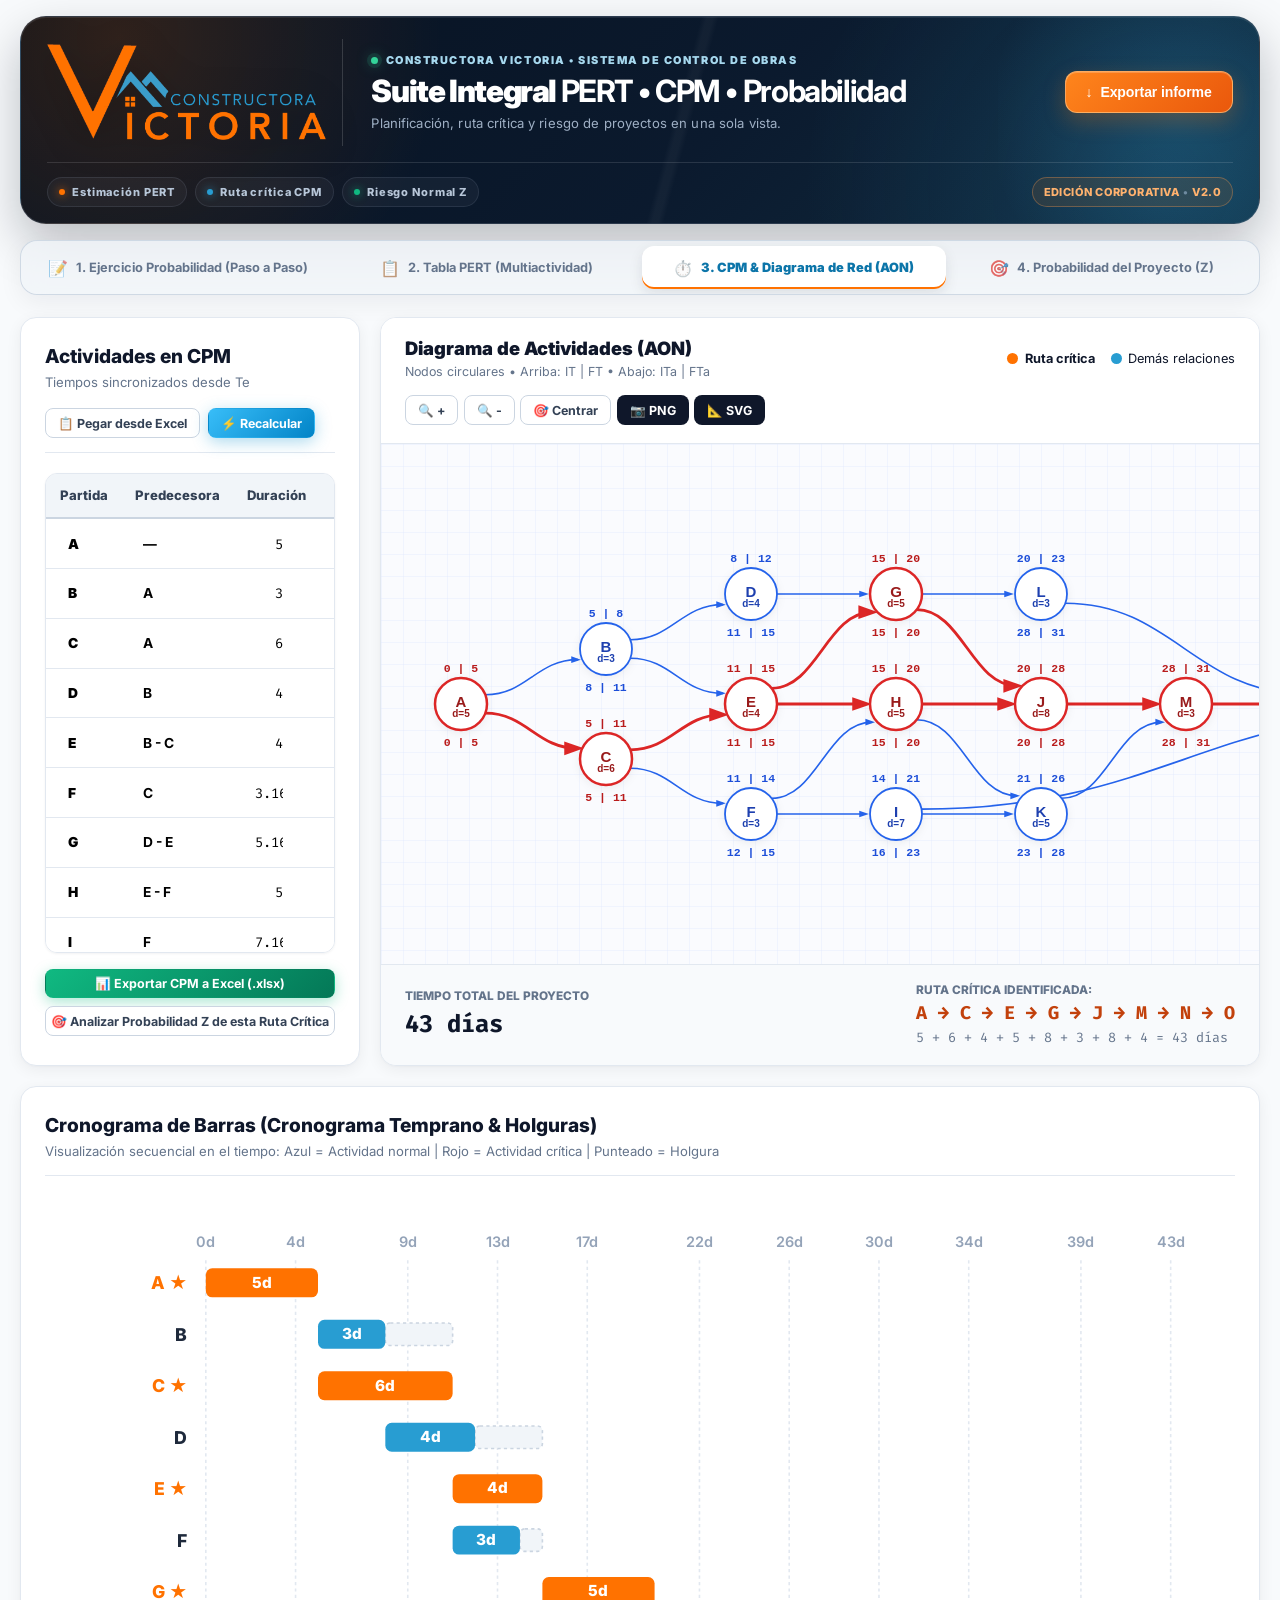
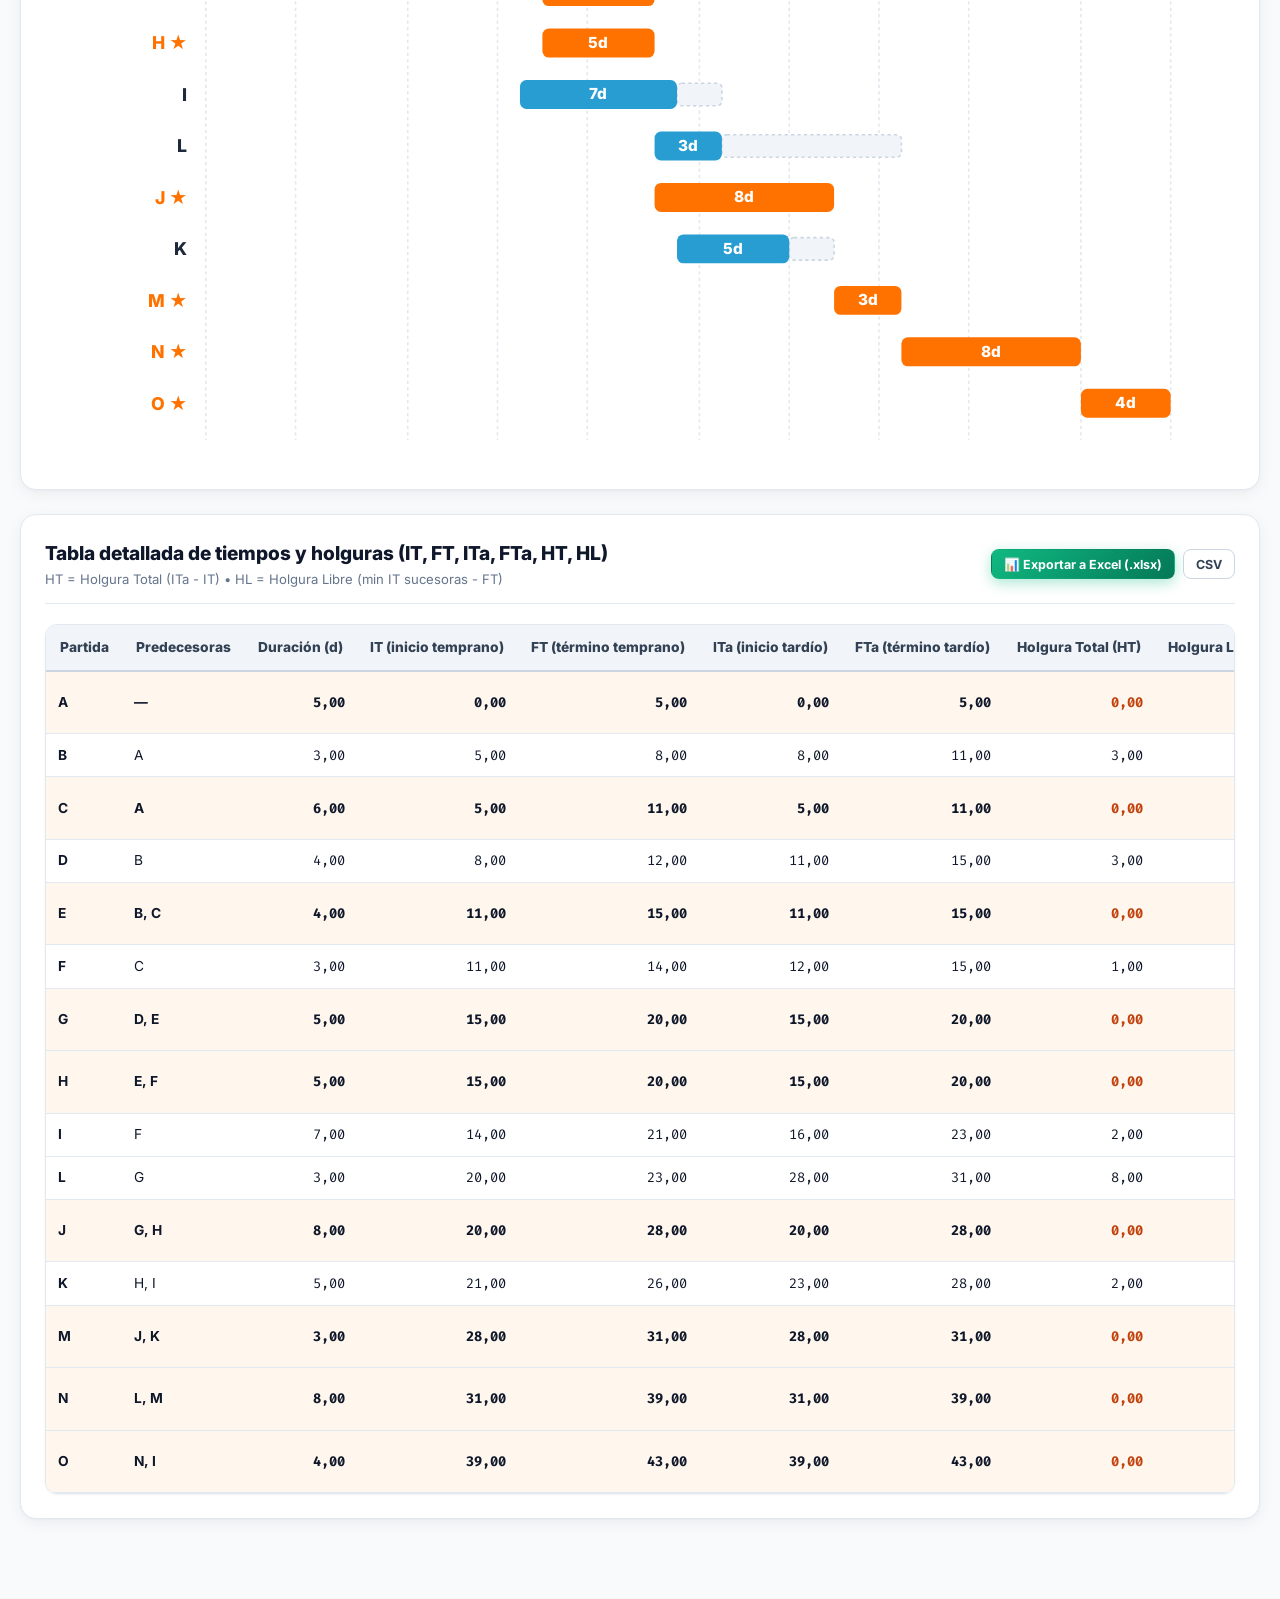
<file: index.html>
<!DOCTYPE html>
<html lang="es">
<head>
  <meta charset="UTF-8">
  <meta name="viewport" content="width=device-width, initial-scale=1.0, maximum-scale=5.0, user-scalable=yes">
  <meta name="theme-color" content="#090e1a">
  <title>Suite Integral: PERT • CPM • Probabilidad</title>
  <link rel="stylesheet" href="style.css?v=2.1">
  <link rel="preconnect" href="https://fonts.googleapis.com">
  <link rel="preconnect" href="https://fonts.gstatic.com" crossorigin>
  <link href="https://fonts.googleapis.com/css2?family=Fira+Code:wght@400;500;600;700&family=Inter:wght@300;400;500;600;700;800;900&display=swap" rel="stylesheet">
</head>
<body>
  <div class="app-wrapper">
    
    <!-- Encabezado Principal - Constructora Victoria -->
    <header class="app-header">
      <div class="header-main-row">
        <div class="header-brand-box">
          <div class="logo-transparent-wrapper" title="Constructora Victoria">
            <img src="logo_constructora_victoria_transparent.png" alt="Constructora Victoria" class="company-logo">
          </div>
          <div class="header-titles">
            <div class="header-company-badge">
              <span class="brand-status-dot"></span> CONSTRUCTORA VICTORIA &bull; SISTEMA DE CONTROL DE OBRAS
            </div>
            <h1>Suite Integral <span>PERT &bull; CPM &bull; Probabilidad</span></h1>
            <p>Planificación, ruta crítica y riesgo de proyectos en una sola vista.</p>
          </div>
        </div>
        <div class="header-right-actions">
          <button id="btn-master-excel" class="btn-master-export" title="Descargar libro de Microsoft Excel con 4 hojas completas">
            <span>↓</span> Exportar informe
          </button>
        </div>
      </div>

      <!-- Capacidades principales -->
      <div class="header-sub-banner">
        <div class="sub-banner-item">
          <span class="dot-orange"></span>
          <span>Estimación PERT</span>
        </div>
        <div class="sub-banner-item">
          <span class="dot-blue"></span>
          <span>Ruta crítica CPM</span>
        </div>
        <div class="sub-banner-item">
          <span class="dot-green"></span>
          <span>Riesgo Normal Z</span>
        </div>
        <div class="sub-banner-item ml-auto">
          <span class="badge badge-primary">EDICIÓN CORPORATIVA <span class="badge-divider">•</span> v2.0</span>
        </div>
      </div>
    </header>

    <!-- Pestañas de Navegación -->
    <nav class="nav-tabs">
      <button class="nav-tab active" data-tab="tab-prob">
        <span>📝</span> 1. Ejercicio Probabilidad (Paso a Paso)
      </button>
      <button class="nav-tab" data-tab="tab-pert">
        <span>📋</span> 2. Tabla PERT (Multiactividad)
      </button>
      <button class="nav-tab" data-tab="tab-cpm">
        <span>⏱️</span> 3. CPM & Diagrama de Red (AON)
      </button>
      <button class="nav-tab" data-tab="tab-proj-prob">
        <span>🎯</span> 4. Probabilidad del Proyecto (Z)
      </button>
    </nav>

    <!-- ====================================================================
         PESTAÑA 1: EJERCICIO DE PROBABILIDAD (PASO A PASO IDÉNTICO A LA PIZARRA)
         ==================================================================== -->
    <section id="tab-prob" class="tab-panel active">
      <div class="card">
        <div class="card-header">
          <div>
            <h2>Ingreso de Datos del Problema</h2>
            <span class="note">Ingresa los tiempos optimista, probable, pesimista y el plazo contractual estipulado.</span>
          </div>
          <div class="header-actions-btn" style="display: flex; gap: 0.5rem; flex-wrap: wrap;">
            <button id="btn-sample-prob" class="btn btn-outline" title="Cargar los datos exactos del ejercicio de la pizarra">
              🎯 Cargar Ejemplo de la Pizarra
            </button>
            <button id="btn-clear-prob" class="btn btn-outline" title="Limpiar todas las casillas">
              🧹 Limpiar
            </button>
          </div>
        </div>

        <!-- Cuadrícula de Entradas Requeridas -->
        <div class="prob-input-grid">
          <div class="form-field">
            <label for="prob-name">Actividad / Partida:</label>
            <input type="text" id="prob-name" placeholder="Ej: Preparación de terreno" value="Preparación de terreno">
          </div>
          <div class="form-field">
            <label for="prob-a">Tiempo Optimista (a):</label>
            <div class="input-with-unit">
              <input type="number" id="prob-a" step="0.5" placeholder="Ej: 4" value="4">
              <span class="unit">días</span>
            </div>
          </div>
          <div class="form-field">
            <label for="prob-m">Tiempo Más Probable (m):</label>
            <div class="input-with-unit">
              <input type="number" id="prob-m" step="0.5" placeholder="Ej: 6" value="6">
              <span class="unit">días</span>
            </div>
          </div>
          <div class="form-field">
            <label for="prob-b">Tiempo Pesimista (b):</label>
            <div class="input-with-unit">
              <input type="number" id="prob-b" step="0.5" placeholder="Ej: 10" value="10">
              <span class="unit">días</span>
            </div>
          </div>
          <div class="form-field">
            <label for="prob-td">Plazo Estipulado (Td):</label>
            <div class="input-with-unit">
              <input type="number" id="prob-td" step="0.5" placeholder="Ej: 8" value="8">
              <span class="unit">días</span>
            </div>
          </div>
        </div>

        <div class="prob-actions-bar">
          <button id="btn-solve-prob" class="btn btn-action-main">
            ⚡ Resolver Ejercicio Paso a Paso
          </button>
        </div>
      </div>

      <!-- Contenedor Dinámico con la Resolución y Gráficos -->
      <div id="prob-solution-container">
        <!-- Generado dinámicamente -->
      </div>

    </section>

    <!-- ====================================================================
         PESTAÑA 2: TABLA DE TIEMPOS PERT MULTIACTIVIDAD
         ==================================================================== -->
    <section id="tab-pert" class="tab-panel">
      <!-- Fila de Métricas Ejecutivas PERT -->
      <div class="kpi-row">
        <div class="kpi-card">
          <div class="kpi-icon">📋</div>
          <div class="kpi-data">
            <span class="kpi-label">Total Actividades</span>
            <span class="kpi-val" id="kpi-total-acts">15</span>
          </div>
        </div>
        <div class="kpi-card">
          <div class="kpi-icon">⏱️</div>
          <div class="kpi-data">
            <span class="kpi-label">Suma de Te Esperados</span>
            <span class="kpi-val" id="kpi-total-te">-- d</span>
          </div>
        </div>
        <div class="kpi-card">
          <div class="kpi-icon">📊</div>
          <div class="kpi-data">
            <span class="kpi-label">Desviación Global (&sigma;)</span>
            <span class="kpi-val" id="kpi-total-sd">-- d</span>
          </div>
        </div>
      </div>

      <div class="card">
        <div class="card-header">
          <div>
            <h2>Tabla de Partidas, Duraciones y Tiempos PERT</h2>
            <span class="note">Cálculo de Te, varianza y desviación de cada actividad • Totalmente editable</span>
          </div>
          <div class="card-actions" style="display: flex; gap: 0.5rem; flex-wrap: wrap;">
            <button id="btn-sync-cpm" class="btn btn-action-main" title="Enviar automáticamente los Te calculados a CPM para generar el diagrama de red">
              🚀 Enviar a CPM y Generar Red
            </button>
            <button id="btn-export-excel" class="btn btn-success" title="Descargar esta tabla en Microsoft Excel (.xlsx)">
              📊 Exportar a Excel (.xlsx)
            </button>
            <button id="btn-paste-excel" class="btn btn-outline" title="Pegar celdas copiadas desde Excel o Sheets">
              📋 Pegar de Excel
            </button>
            <button id="btn-add-row" class="btn btn-outline" title="Agregar fila">
              ➕ Agregar Fila
            </button>
            <button id="btn-clear-table" class="btn btn-outline" title="Ingresar a mano">
              ✍️ Ingresar a Mano
            </button>
            <button id="btn-reset" class="btn btn-outline" title="Restaurar datos estándar">
              ↺ Restaurar
            </button>
            <button id="btn-export-csv" class="btn btn-outline" title="Exportar CSV">
              ⬇ CSV
            </button>
          </div>
        </div>

        <!-- Opciones de Visualización -->
        <div class="view-toggles">
          <label class="toggle-control">
            <input type="checkbox" id="toggle-stats" checked>
            <span>Mostrar Varianza (&sigma;&sup2;) y Desviación (&sigma;)</span>
          </label>
          <label class="toggle-control">
            <input type="checkbox" id="toggle-fractions">
            <span>Mostrar fracciones en Te</span>
          </label>
          <div style="display: flex; align-items: center; gap: 0.4rem; margin-left: auto; color: var(--text-muted); font-size: 0.82rem;">
            <span>Tiempos y desviación: <strong>1 decimal</strong> (redondeo matemático) · Varianza: <strong>1 decimal</strong> (sin redondeo)</span>
          </div>
        </div>

        <!-- Tabla PERT -->
        <div class="table-wrapper">
          <table class="pert-table" id="pert-table">
            <thead>
              <tr>
                <th style="width: 10%;">PARTIDAS</th>
                <th style="width: 16%;">PREDECESORA</th>
                <th style="width: 11%; text-align: right;">DURACIÓN (m)</th>
                <th style="width: 10%; text-align: right;">a (optimista)</th>
                <th style="width: 10%; text-align: right;">b (pesimista)</th>
                <th style="width: 10%; text-align: right;">m (probable)</th>
                <th style="width: 13%; text-align: right; background: #e0e7ff; color: #1e3a8a;">Te (Esperado)</th>
                <th class="extra-col" style="width: 10%; text-align: right;">Varianza (&sigma;&sup2;)</th>
                <th class="extra-col" style="width: 10%; text-align: right;">Desv. (&sigma;)</th>
                <th style="width: 5%; text-align: center;">Acción</th>
              </tr>
            </thead>
            <tbody id="table-body">
              <!-- Generado dinámicamente -->
            </tbody>
            <tfoot>
              <tr class="totals-row">
                <td colspan="2"><strong>TOTALES DEL PROYECTO</strong></td>
                <td id="total-duracion" class="num-cell">0.0</td>
                <td id="total-a" class="num-cell">0.0</td>
                <td id="total-b" class="num-cell">0.0</td>
                <td id="total-m" class="num-cell">0.0</td>
                <td id="total-te" class="num-cell highlight-te">0,0</td>
                <td id="total-var" class="num-cell extra-col">0,0</td>
                <td id="total-sd" class="num-cell extra-col">0,0</td>
                <td></td>
              </tr>
            </tfoot>
          </table>
        </div>

        <p style="font-size: 0.8rem; color: var(--text-muted); margin-top: 0.85rem;">
          💡 <strong>Tip Interactivo:</strong> Haz clic sobre cualquier valor de <strong>Te, Varianza o Desviación</strong> para abrir el desglose matemático paso a paso con fórmulas y reemplazos.
        </p>
      </div>

      <!-- Diagrama de red PERT con tiempos esperados (Te) -->
      <div class="cpm-sheet-card pert-network-card">
        <div class="sheet-header">
          <div>
            <h3 style="font-size: 1.15rem; font-weight: 900;">Diagrama de Red PERT (AON)</h3>
            <p style="font-size: 0.78rem; color: var(--text-muted);">Cada nodo usa el tiempo esperado Te • Flechas: predecesora → sucesora • Arriba: IT | FT • Abajo: ITa | FTa</p>
          </div>
          <div class="sheet-legend">
            <div style="display: flex; align-items: center; gap: 0.4rem;">
              <span class="legend-dot-red"></span>
              <span><strong>Ruta crítica PERT</strong></span>
            </div>
            <div style="display: flex; align-items: center; gap: 0.4rem;">
              <span class="legend-dot-blue"></span>
              <span>Demás relaciones</span>
            </div>
          </div>
          <div class="network-toolbar">
            <button id="btn-pert-zoom-in" class="btn btn-outline btn-sm" title="Acercar diagrama PERT">🔍 +</button>
            <button id="btn-pert-zoom-out" class="btn btn-outline btn-sm" title="Alejar diagrama PERT">🔍 -</button>
            <button id="btn-pert-reset-view" class="btn btn-outline btn-sm" title="Centrar diagrama PERT">🎯 Centrar</button>
            <button id="btn-pert-export-png" class="btn btn-secondary btn-sm" title="Descargar diagrama PERT como PNG">📷 PNG</button>
            <button id="btn-pert-export-svg" class="btn btn-secondary btn-sm" title="Descargar diagrama PERT como SVG">📐 SVG</button>
          </div>
        </div>

        <div id="pert-network-error" class="badge-danger" style="display: none; margin: 0.85rem 1.5rem 0; padding: 0.5rem; border-radius: 4px; font-size: 0.8rem;"></div>
        <div class="diagram-viewport" id="pert-diagram-container">
          <svg id="pert-svg"></svg>
        </div>

        <div class="sheet-summary-banner">
          <div class="summary-box-total">
            <div class="label">Tiempo total esperado del proyecto</div>
            <div class="value" id="val-pert-total-time">-- días</div>
          </div>
          <div class="summary-box-critical">
            <div class="label">Ruta crítica PERT identificada:</div>
            <div class="chain" id="val-pert-critical-chain">--</div>
            <div class="formula" id="val-pert-critical-formula">--</div>
          </div>
        </div>
      </div>
    </section>

    <!-- ====================================================================
         PESTAÑA 3: CPM & DIAGRAMA DE RED DE ACTIVIDADES (AON) & GANTT
         ==================================================================== -->
    <section id="tab-cpm" class="tab-panel">
      <div class="cpm-layout">
        
        <!-- Panel Izquierdo: Lista de Actividades y Tiempos CPM -->
        <div class="card" style="margin-bottom: 0;">
          <div class="card-header">
            <div>
              <h3>Actividades en CPM</h3>
              <span class="note">Tiempos sincronizados desde Te</span>
            </div>
            <div class="card-header-actions">
              <button id="btn-cpm-paste" class="btn btn-outline btn-sm" title="Pegar actividades copiadas desde Excel o Google Sheets">
                📋 Pegar desde Excel
              </button>
              <button id="btn-cpm-calculate" class="btn btn-primary btn-sm">⚡ Recalcular</button>
            </div>
          </div>

          <div id="cpm-error-alert" class="badge-danger" style="display: none; padding: 0.5rem; border-radius: 4px; margin-bottom: 0.75rem; font-size: 0.8rem;"></div>

          <div class="table-wrapper" style="max-height: 480px; overflow-y: auto;">
            <table class="pert-table" style="font-size: 0.82rem;">
              <thead>
                <tr>
                  <th style="width: 25%;">Partida</th>
                  <th style="width: 45%;">Predecesora</th>
                  <th style="width: 20%; text-align: right;">Duración</th>
                  <th style="width: 10%;"></th>
                </tr>
              </thead>
              <tbody id="cpm-input-tbody">
                <!-- Generado dinámicamente -->
              </tbody>
            </table>
          </div>

          <div style="display: flex; flex-direction: column; gap: 0.5rem; margin-top: 1rem;">
            <button id="btn-cpm-excel" class="btn btn-success btn-sm" title="Descargar resultados CPM en Excel">
              📊 Exportar CPM a Excel (.xlsx)
            </button>
            <button id="btn-cpm-to-prob" class="btn btn-outline btn-sm" title="Analizar el riesgo Z de la ruta crítica hallada">
              🎯 Analizar Probabilidad Z de esta Ruta Crítica
            </button>
          </div>
        </div>

        <!-- Panel Derecho: Lámina Visual del Diagrama de Red (AON) -->
        <div class="cpm-sheet-card">
          <div class="sheet-header">
            <div>
              <h3 style="font-size: 1.15rem; font-weight: 900;">Diagrama de Actividades (AON)</h3>
              <p style="font-size: 0.78rem; color: var(--text-muted);">Nodos circulares • Arriba: IT | FT • Abajo: ITa | FTa</p>
            </div>
            <div class="sheet-legend">
              <div style="display: flex; align-items: center; gap: 0.4rem;">
                <span class="legend-dot-red"></span>
                <span><strong>Ruta crítica</strong></span>
              </div>
              <div style="display: flex; align-items: center; gap: 0.4rem;">
                <span class="legend-dot-blue"></span>
                <span>Demás relaciones</span>
              </div>
            </div>
            <div style="display: flex; gap: 0.35rem; flex-wrap: wrap;">
              <button id="btn-zoom-in" class="btn btn-outline btn-sm" title="Acercar">🔍 +</button>
              <button id="btn-zoom-out" class="btn btn-outline btn-sm" title="Alejar">🔍 -</button>
              <button id="btn-reset-view" class="btn btn-outline btn-sm" title="Centrar">🎯 Centrar</button>
              <button id="btn-export-png" class="btn btn-secondary btn-sm" title="Descargar como imagen PNG de alta definición">📷 PNG</button>
              <button id="btn-export-svg" class="btn btn-secondary btn-sm" title="Descargar como vector SVG">📐 SVG</button>
            </div>
          </div>

          <!-- Lienzo SVG del Diagrama -->
          <div class="diagram-viewport" id="diagram-container">
            <svg id="cpm-svg"></svg>
          </div>

          <!-- Banner Resumen de Ruta Crítica -->
          <div class="sheet-summary-banner">
            <div class="summary-box-total">
              <div class="label">Tiempo Total del Proyecto</div>
              <div class="value" id="val-total-time">-- días</div>
            </div>
            <div class="summary-box-critical">
              <div class="label">Ruta Crítica Identificada:</div>
              <div class="chain" id="val-critical-chain">--</div>
              <div class="formula" id="val-critical-formula">--</div>
            </div>
          </div>
        </div>

      </div>

      <!-- Cronograma de Barras Gantt Temprano vs Tardío -->
      <div class="card" style="margin-top: 1.25rem;">
        <div class="card-header">
          <div>
            <h3>Cronograma de Barras (Cronograma Temprano & Holguras)</h3>
            <span class="note">Visualización secuencial en el tiempo: Azul = Actividad normal | Rojo = Actividad crítica | Punteado = Holgura</span>
          </div>
        </div>
        <div class="chart-container-fluid" id="cpm-gantt-container">
          <!-- Generado dinámicamente por ChartsEngine -->
        </div>
      </div>

      <!-- Tabla Completa de Holguras y Tiempos CPM -->
      <div class="card" style="margin-top: 1.25rem;">
        <div class="card-header">
          <div>
            <h3>Tabla detallada de tiempos y holguras (IT, FT, ITa, FTa, HT, HL)</h3>
            <span class="note">HT = Holgura Total (ITa - IT) • HL = Holgura Libre (min IT sucesoras - FT)</span>
          </div>
          <div style="display: flex; gap: 0.5rem;">
            <button onclick="ExcelExporter.exportCpmResults(lastCpmResult)" class="btn btn-success btn-sm">📊 Exportar a Excel (.xlsx)</button>
            <button id="btn-cpm-csv" class="btn btn-outline btn-sm">CSV</button>
          </div>
        </div>

        <div class="table-wrapper">
          <table class="pert-table">
            <thead>
              <tr>
                <th>Partida</th>
                <th>Predecesoras</th>
                <th style="text-align: right;">Duración (d)</th>
                <th style="text-align: right;">IT (inicio temprano)</th>
                <th style="text-align: right;">FT (término temprano)</th>
                <th style="text-align: right;">ITa (inicio tardío)</th>
                <th style="text-align: right;">FTa (término tardío)</th>
                <th style="text-align: right;">Holgura Total (HT)</th>
                <th style="text-align: right;">Holgura Libre (HL)</th>
                <th style="text-align: center;">¿Es Crítica?</th>
              </tr>
            </thead>
            <tbody id="cpm-results-tbody">
              <!-- Filas de resultados CPM -->
            </tbody>
          </table>
        </div>
      </div>
    </section>

    <!-- ====================================================================
         PESTAÑA 4: PROBABILIDAD DEL PROYECTO COMPLETO (Z)
         ==================================================================== -->
    <section id="tab-proj-prob" class="tab-panel">
      <div class="card">
        <div class="card-header">
          <div>
            <h2>Evaluación de Probabilidad Z y Riesgo Global del Proyecto</h2>
            <span class="note">Certidumbre estadística de culminar el proyecto completo en una fecha contractual límite.</span>
          </div>
          <button id="btn-export-proj-prob" class="btn btn-success btn-sm" title="Descargar este análisis en Excel">
            📊 Exportar Análisis a Excel (.xlsx)
          </button>
        </div>

        <div class="proj-prob-grid">
          
          <!-- Controles de Configuración -->
          <div style="background: #f8fafc; padding: 1.5rem; border-radius: var(--radius-md); border: 1px solid var(--border);">
            <div class="form-field" style="margin-bottom: 1rem;">
              <label for="proj-target-mode">Base para el Análisis Probabilístico:</label>
              <select id="proj-target-mode">
                <option value="critical_path" selected>Ruta Crítica del Proyecto (Teoría PERT Oficial)</option>
                <option value="all_sum">Suma de Todas las Actividades (&Sigma; Te)</option>
                <option value="single_activity">Actividad Específica del Proyecto</option>
              </select>
            </div>

            <div class="form-field" id="proj-group-select-act" style="display: none; margin-bottom: 1rem;">
              <label for="proj-activity-select">Seleccionar Actividad:</label>
              <select id="proj-activity-select"></select>
            </div>

            <div class="stat-summary-duo">
              <div class="stat-metric-card">
                <div class="title">Te Referencia</div>
                <div class="value" id="proj-display-te">0.00 d</div>
              </div>
              <div class="stat-metric-card">
                <div class="title">&sigma; Referencia</div>
                <div class="value" id="proj-display-sd">0.00 d</div>
              </div>
            </div>

            <div class="form-field" style="margin-top: 1.25rem;">
              <label for="proj-input-td">Plazo Contractual Meta (Td):</label>
              <div class="input-with-unit">
                <input type="number" id="proj-input-td" step="0.5" placeholder="Ej: 55">
                <span class="unit">días</span>
              </div>
            </div>

            <!-- Tacómetro de Riesgo del Proyecto -->
            <div style="margin-top: 1.5rem; background: #ffffff; padding: 1rem; border-radius: var(--radius-sm); border: 1px solid var(--border); text-align: center;">
              <div style="font-size: 0.75rem; font-weight: 800; text-transform: uppercase; color: var(--text-muted); margin-bottom: 0.5rem;">
                Tacómetro de Probabilidad del Proyecto
              </div>
              <div id="proj-gauge-container"></div>
            </div>
          </div>

          <!-- Gráficos y Métricas del Proyecto -->
          <div style="display: flex; flex-direction: column; gap: 1.25rem;">
            
            <div style="background: #ffffff; padding: 1.5rem; border-radius: var(--radius-md); border: 1px solid var(--border);">
              <h4 id="proj-target-title" style="font-size: 1.25rem; font-weight: 900; margin-bottom: 0.85rem; color: #0f172a;">Ruta Crítica</h4>
              
              <div class="results-duo-grid">
                <div class="result-duo-box success-box">
                  <div class="duo-icon">🎯</div>
                  <div class="duo-info">
                    <span class="duo-label">Probabilidad de Culminar a Tiempo</span>
                    <div class="duo-percentage success-text" id="proj-prob-result">--%</div>
                    <p class="duo-desc">Valor Z normalizado: <strong id="proj-val-z">--</strong></p>
                  </div>
                </div>

                <div class="result-duo-box risk-box">
                  <div class="duo-icon">⚠️</div>
                  <div class="duo-info">
                    <span class="duo-label">Riesgo de Exceder el Plazo</span>
                    <div class="duo-percentage risk-text" id="proj-risk-result">--%</div>
                    <p class="duo-desc">Probabilidad de superar la fecha contractual comprometida.</p>
                  </div>
                </div>
              </div>

              <!-- Campana de Gauss del Proyecto -->
              <div style="margin-top: 1.25rem;">
                <h5 style="font-size: 0.92rem; font-weight: 800; margin-bottom: 0.4rem; color: #334155;">Campana de Gauss del Proyecto Global</h5>
                <div id="proj-gaussian-container" class="chart-container-fluid"></div>
              </div>
            </div>

            <!-- Curva S de Probabilidad Acumulada -->
            <div style="background: #ffffff; padding: 1.5rem; border-radius: var(--radius-md); border: 1px solid var(--border);">
              <div style="display: flex; justify-content: space-between; align-items: center; margin-bottom: 0.6rem;">
                <h5 style="font-size: 0.95rem; font-weight: 800; color: #1e293b;">Curva S de Probabilidad Acumulada (Sigmoide PERT)</h5>
                <span class="note">Estándar PMI para control de contingencia contractual</span>
              </div>
              <div id="proj-scurve-container" class="chart-container-fluid"></div>
            </div>

          </div>

        </div>
      </div>
    </section>

    <!-- Modal para Desglose Paso a Paso al hacer clic en celdas -->
    <div id="detail-modal" class="modal">
      <div class="modal-content">
        <div class="modal-header">
          <h3 id="modal-title">Desglose Paso a Paso</h3>
          <button class="btn-close" id="modal-close">&times;</button>
        </div>
        <div class="modal-body" id="modal-body"></div>
      </div>
    </div>

    <!-- Modal para Pegar desde Excel -->
    <div id="paste-modal" class="modal">
      <div class="modal-content modal-lg">
        <div class="modal-header">
          <h3>📋 Cargar Datos Copiados desde Excel o Google Sheets</h3>
          <button class="btn-close" id="paste-modal-close">&times;</button>
        </div>
        <div class="modal-body">
          <p style="font-size: 0.85rem; color: var(--text-muted); margin-bottom: 0.75rem;">
            Copia el rango de celdas en tu hoja de cálculo y pégalo aquí con <strong>Ctrl + V</strong>:
          </p>
          <textarea id="paste-textarea" class="excel-textarea" placeholder="Pega aquí las filas copiadas de Excel...&#10;&#10;Orden: Partida | Predecesora | Duración | A (optimista) | B (pesimista) | M (probable)&#10;&#10;Ejemplo:&#10;A	—	5	4	6	5&#10;B	A	3	2	4	3&#10;C	A	6	4	8	6"></textarea>
        </div>
        <div class="modal-footer">
          <button id="btn-cancel-paste" class="btn btn-outline">Cancelar</button>
          <button id="btn-apply-paste" class="btn btn-primary">Cargar en la Tabla</button>
        </div>
      </div>
    </div>

    <!-- Modal para Pegar actividades CPM desde Excel -->
    <div id="cpm-paste-modal" class="modal">
      <div class="modal-content modal-lg">
        <div class="modal-header">
          <h3>📋 Cargar actividades CPM desde Excel</h3>
          <button class="btn-close" id="cpm-paste-modal-close">&times;</button>
        </div>
        <div class="modal-body">
          <p class="paste-help-text">
            Copia desde Excel o Google Sheets y pega aquí con <strong>Ctrl + V</strong>. Usa tres columnas:
            <strong>Partida</strong>, <strong>Predecesora(s)</strong> y <strong>Duración</strong>.
          </p>
          <div class="paste-format-example">
            <div class="paste-format-title">Ejemplo para copiar</div>
            <code>A&nbsp;&nbsp;&nbsp;—&nbsp;&nbsp;&nbsp;5<br>B&nbsp;&nbsp;&nbsp;A&nbsp;&nbsp;&nbsp;3<br>C&nbsp;&nbsp;&nbsp;A&nbsp;&nbsp;&nbsp;6</code>
          </div>
          <textarea id="cpm-paste-textarea" class="excel-textarea cpm-paste-textarea" placeholder="Pega aquí tus filas...&#10;&#10;A&#9;—&#9;5&#10;B&#9;A&#9;3&#10;C&#9;A&#9;6"></textarea>
          <p class="paste-note">La carga reemplazará las actividades actuales de CPM y calculará automáticamente la ruta crítica.</p>
        </div>
        <div class="modal-footer">
          <button id="btn-cancel-cpm-paste" class="btn btn-outline">Cancelar</button>
          <button id="btn-apply-cpm-paste" class="btn btn-primary">Cargar en CPM</button>
        </div>
      </div>
    </div>

    <!-- Modal para Usar en Celular -->
    <div id="mobile-modal" class="modal">
      <div class="modal-content">
        <div class="modal-header">
          <h3>📱 Abrir en tu Celular o Tablet</h3>
          <button class="btn-close" id="mobile-modal-close">&times;</button>
        </div>
        <div class="modal-body">
          <div style="background: #eff6ff; padding: 1.25rem; border-radius: var(--radius-md); border: 1.5px solid #93c5fd; margin-bottom: 1.25rem; text-align: center;">
            <p style="font-size: 0.8rem; color: #1e40af; font-weight: 800; text-transform: uppercase; margin-bottom: 0.35rem;">DIRECCIÓN DE ACCESO WI-FI:</p>
            <div style="font-size: 1.45rem; font-weight: 900; font-family: var(--font-mono); color: #1d4ed8; word-break: break-all;">
              http://192.168.18.78:8080
            </div>
            <p style="font-size: 0.75rem; color: #64748b; margin-top: 0.3rem;">(Escribe esta dirección exacta en el navegador de tu celular)</p>
          </div>
          <ol style="font-size: 0.88rem; color: #334155; line-height: 1.6; padding-left: 1.25rem; display: flex; flex-direction: column; gap: 0.5rem;">
            <li>Conecta tu celular a la <strong>misma red Wi-Fi</strong> de tu computador.</li>
            <li>En tu computador, abre el archivo <code>compartir_a_celular.bat</code> (dentro de la carpeta de la app) para habilitar el servidor local.</li>
            <li>Abre Chrome, Safari o tu navegador preferido en el celular y entra a la dirección de arriba.</li>
            <li>¡Listo! Podrás manipular la tabla, ver la lámina CPM táctil y calcular probabilidades desde la palma de tu mano.</li>
          </ol>
        </div>
        <div class="modal-footer">
          <button id="btn-close-mobile-info" class="btn btn-primary">Entendido</button>
        </div>
      </div>
    </div>

  </div>

  <!-- Scripts en orden de dependencia -->
  <script src="xlsx.full.min.js"></script>
    <script src="excel_export.js?v=2.3"></script>
  <script src="charts_module.js"></script>
  <script src="cpm_engine.js"></script>
  <script src="diagram_renderer.js?v=2.2"></script>
  <script src="probability_module.js"></script>
    <script src="app.js?v=2.4"></script>
</body>
</html>
</file>
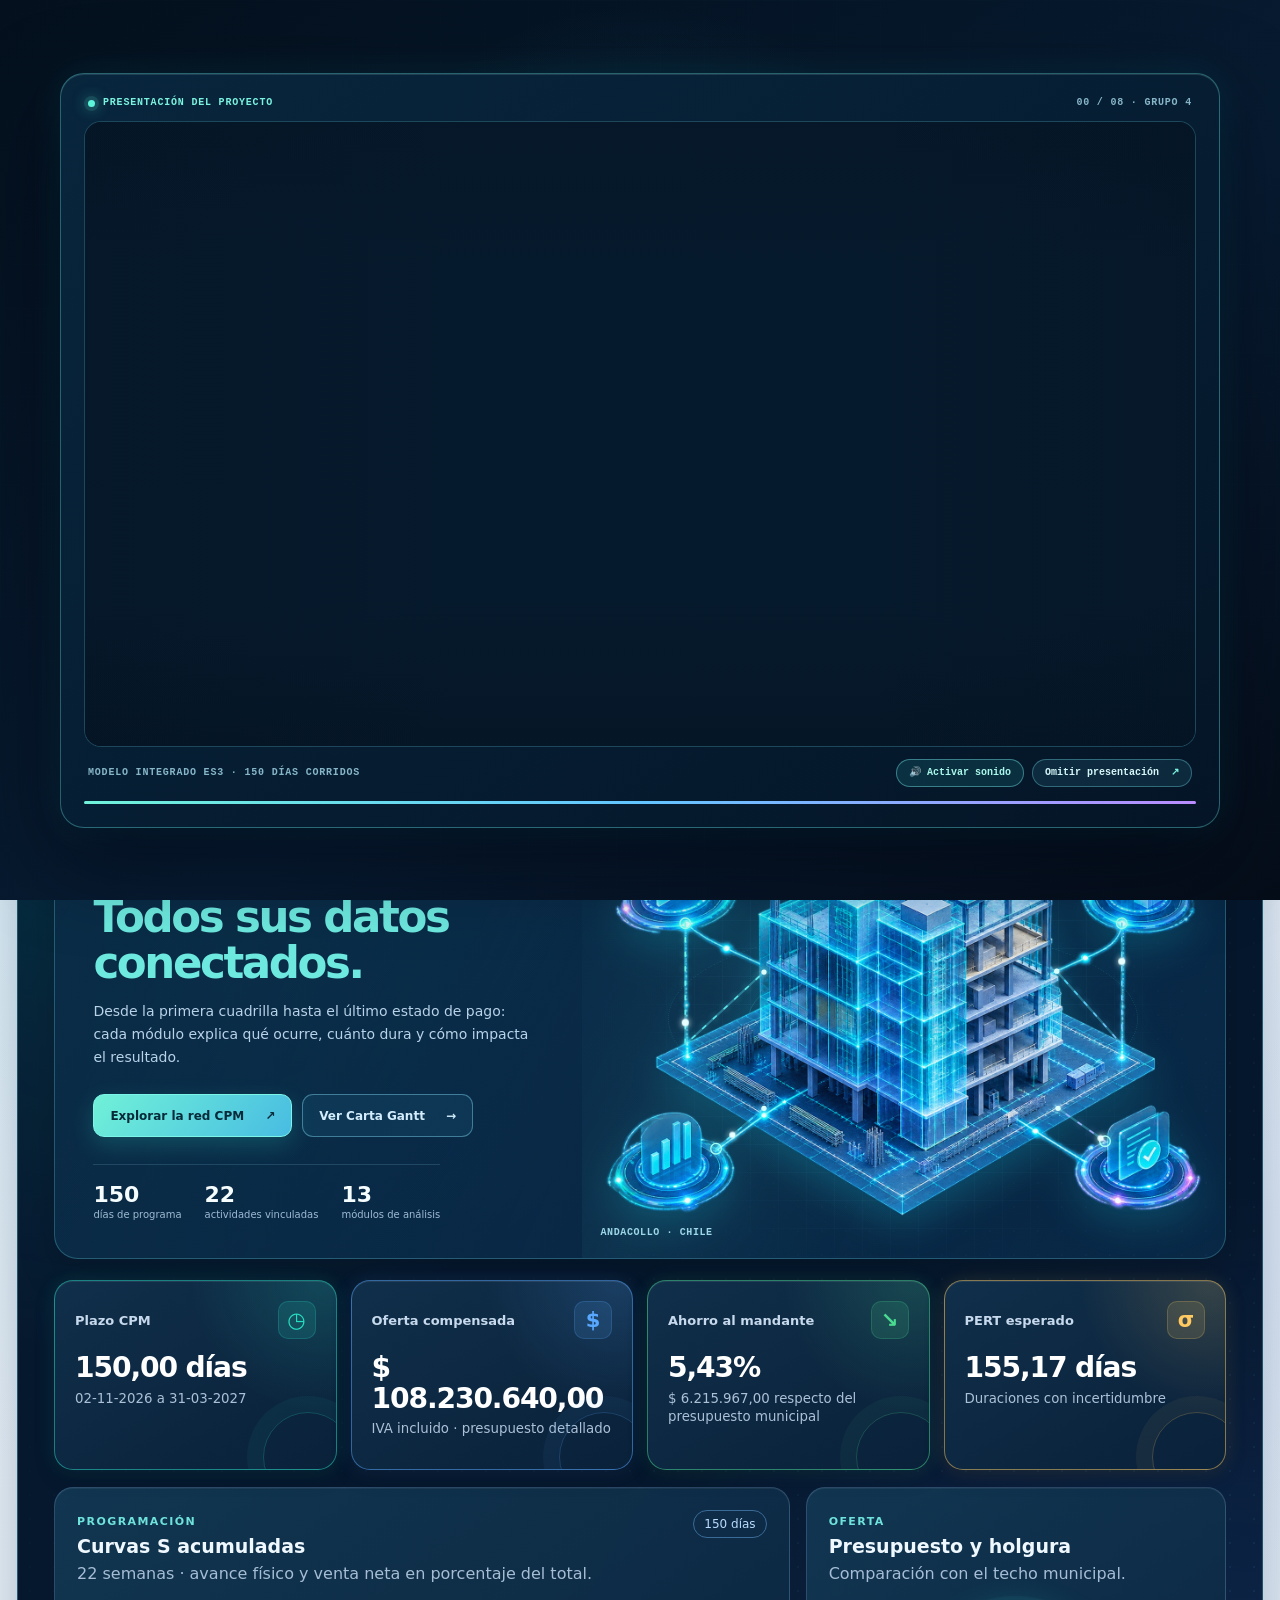
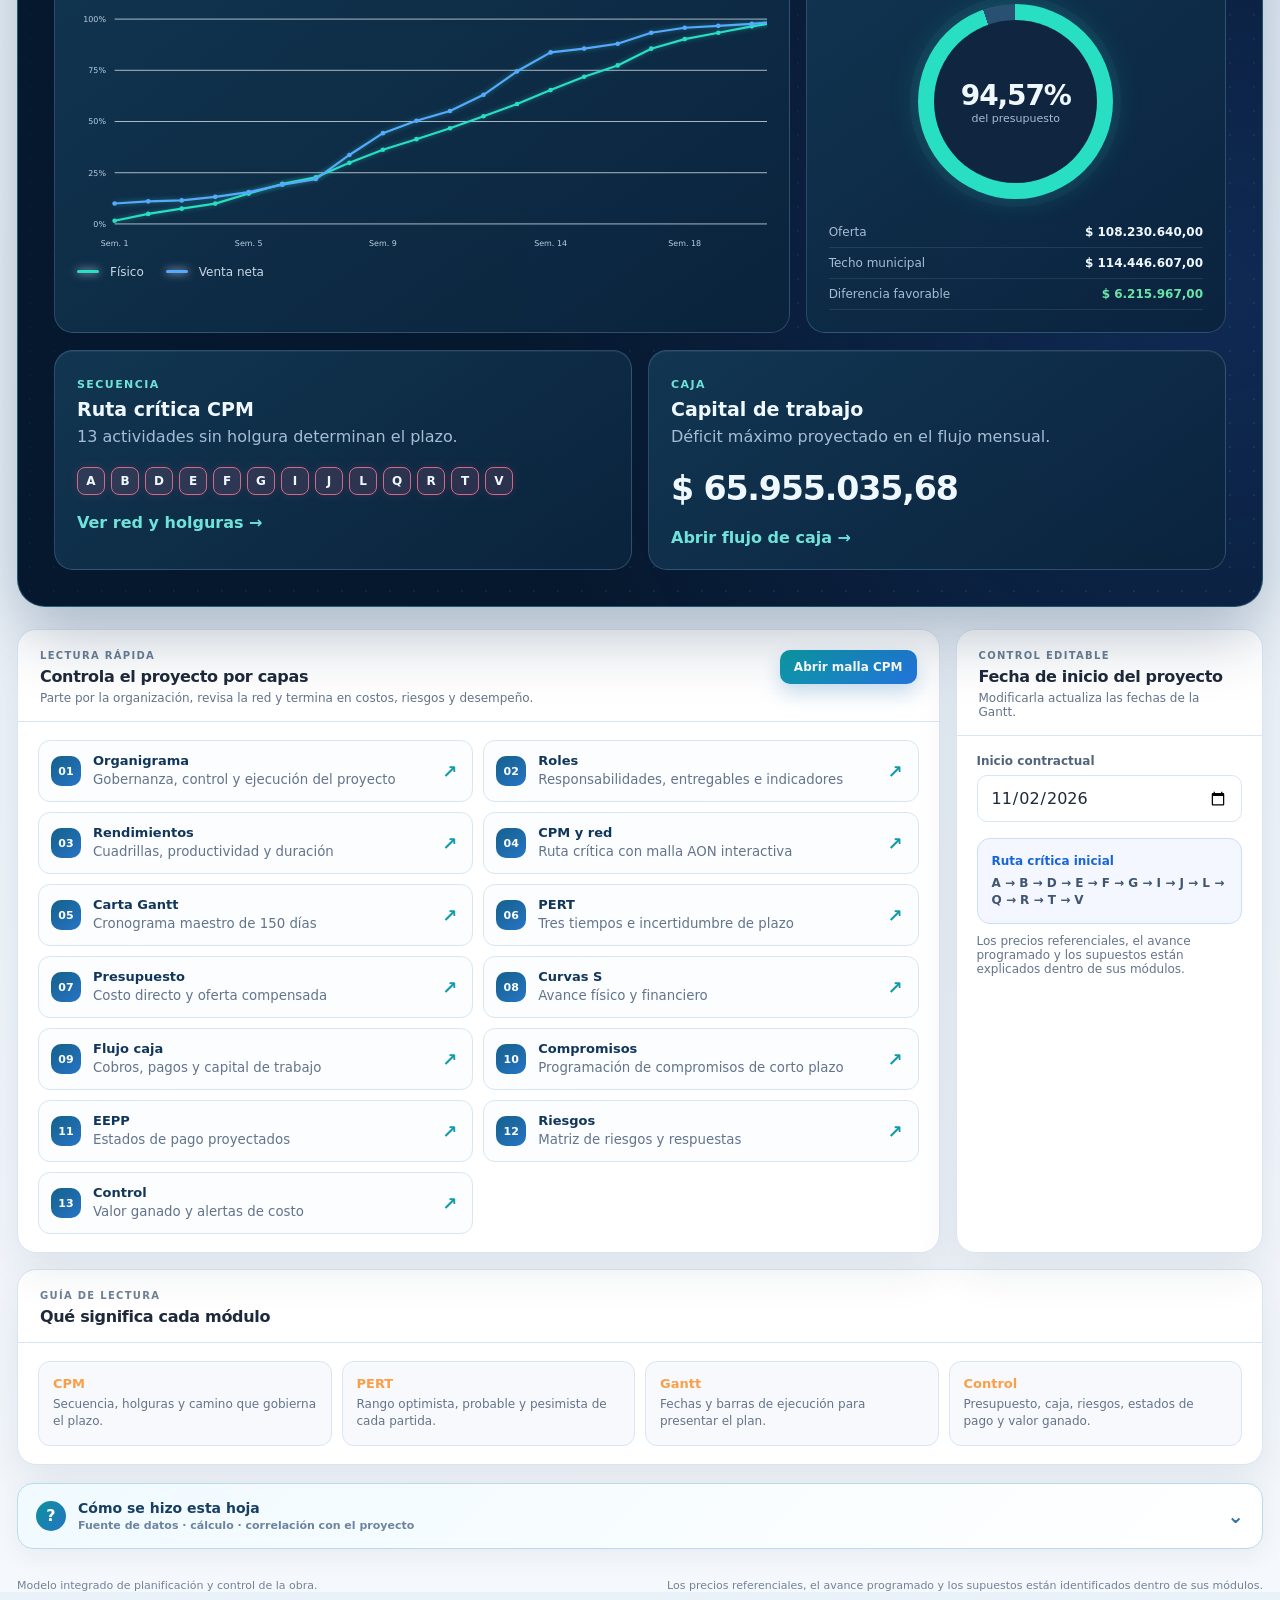
<file: es3_app/index.html>
<!doctype html>
<html lang="es">
<head>
  <meta charset="utf-8">
  <meta name="viewport" content="width=device-width, initial-scale=1">
  <title>Suite ES3 · Construcción Sede Social El Bosque · Andacollo</title>
  <meta name="description" content="Planificación y control de la Construcción Sede Social El Bosque, comuna de Andacollo, Región de Coquimbo.">
  <link rel="icon" type="image/svg+xml" href="data:image/svg+xml,%3Csvg xmlns='http://www.w3.org/2000/svg' viewBox='0 0 64 64'%3E%3Crect width='64' height='64' rx='16' fill='%230d1b2a'/%3E%3Cpath d='M15 45V19h8v18h26v8H15Z' fill='%23f97316'/%3E%3C/svg%3E">
  <link rel="stylesheet" href="styles.css?v=20260929-circuit-motion-1">
  <link rel="stylesheet" href="mobile.css?v=20260924-mobile-3">
</head>
<body>
  <header class="topbar">
    <div class="brand-mark"><strong>G4</strong><small>Grupo 4</small></div>
    <div class="brand-copy">
      <div class="eyebrow">PLANIFICACIÓN Y CONTROL DE OBRAS</div>
      <h1>Suite ES3 · Sede Social<br>El Bosque</h1>
      <p>Comuna de Andacollo · Región de Coquimbo.</p>
    </div>
    <div class="team-portrait"><img src="grupo4_retrato.png?v=20260924-g4-2" alt="Ilustración de los cuatro integrantes seleccionados del Grupo 4, con los brazos cruzados y cascos de seguridad"></div>
    <div class="institution-logo"><img src="aiep_logo.png?v=20260922-6" alt="AIEP de la Universidad Andrés Bello"></div>
    <div class="top-actions">
      <button class="button button-soft" id="exportView">↓ Exportar vista</button>
      <span class="badge">150 días corridos</span>
    </div>
  </header>

  <nav class="tabs" id="tabs" aria-label="Hojas del proyecto"></nav>

  <main class="page-shell">
    <section class="page-heading">
      <div>
        <div class="eyebrow" id="sectionEyebrow">PROYECTO CONSTRUCCIÓN</div>
        <h2 id="sectionTitle">Resumen del proyecto</h2>
        <p id="sectionSubtitle">Seleccione una hoja para revisar datos, cálculos y notas explicativas.</p>
      </div>
      <div class="source-chip">Fuente: <span id="sourceName"></span></div>
    </section>
    <section id="app"></section>
  </main>

  <footer class="footer">
    <span>Modelo integrado de planificación y control de la obra.</span>
    <span>Los precios referenciales, el avance programado y los supuestos están identificados dentro de sus módulos.</span>
  </footer>

  <script src="intro.js?v=20260929-circuit-smooth-1"></script>
  <script src="data.js?v=20260929-ordenado"></script>
  <script src="app.js?v=20260929-circuit-motion-1"></script>
  <script src="mobile.js?v=20260924-mobile-1"></script>
  <script src="delivery.js?v=20260929-andacollo"></script>
  <script src="../cpm_engine.js?v=20260929"></script>
  <script src="../diagram_renderer.js?v=20260929"></script>
  <script src="networks.js?v=20260929-alcance"></script>
</body>
</html>
</file>
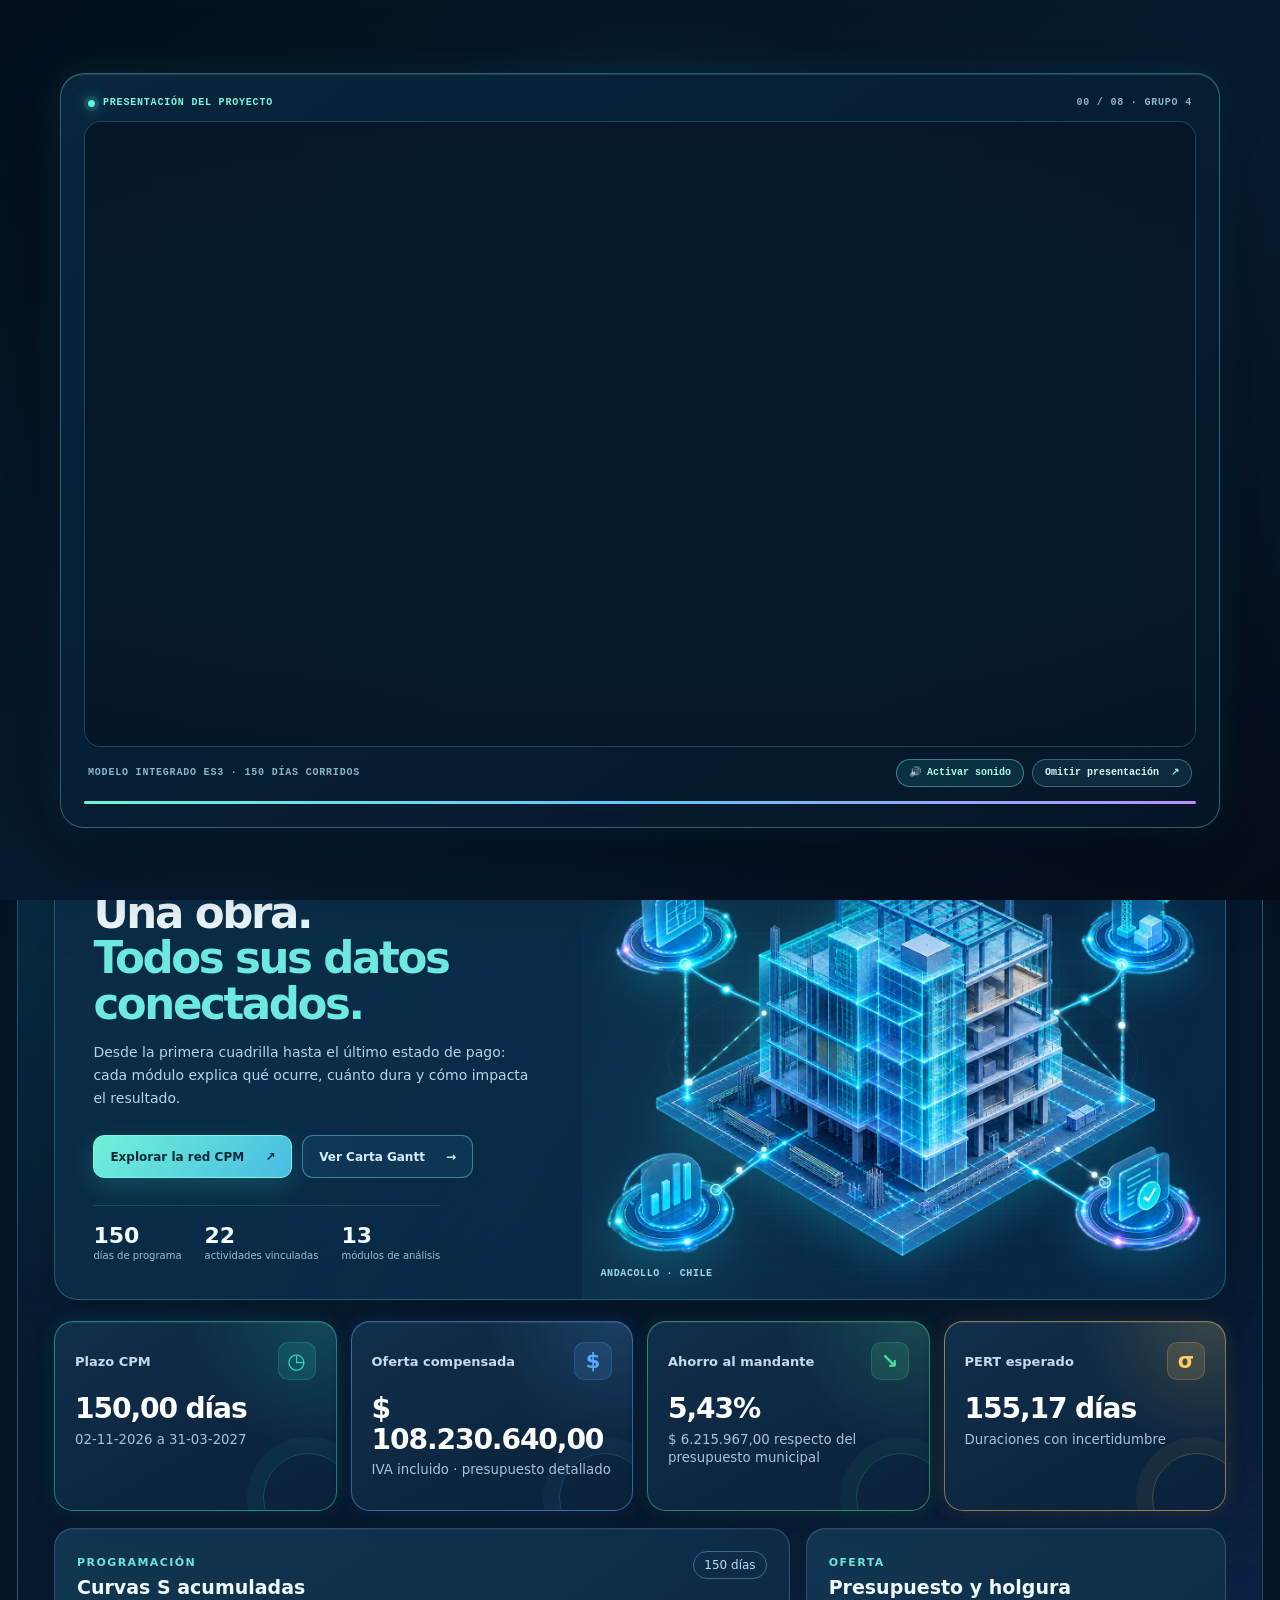
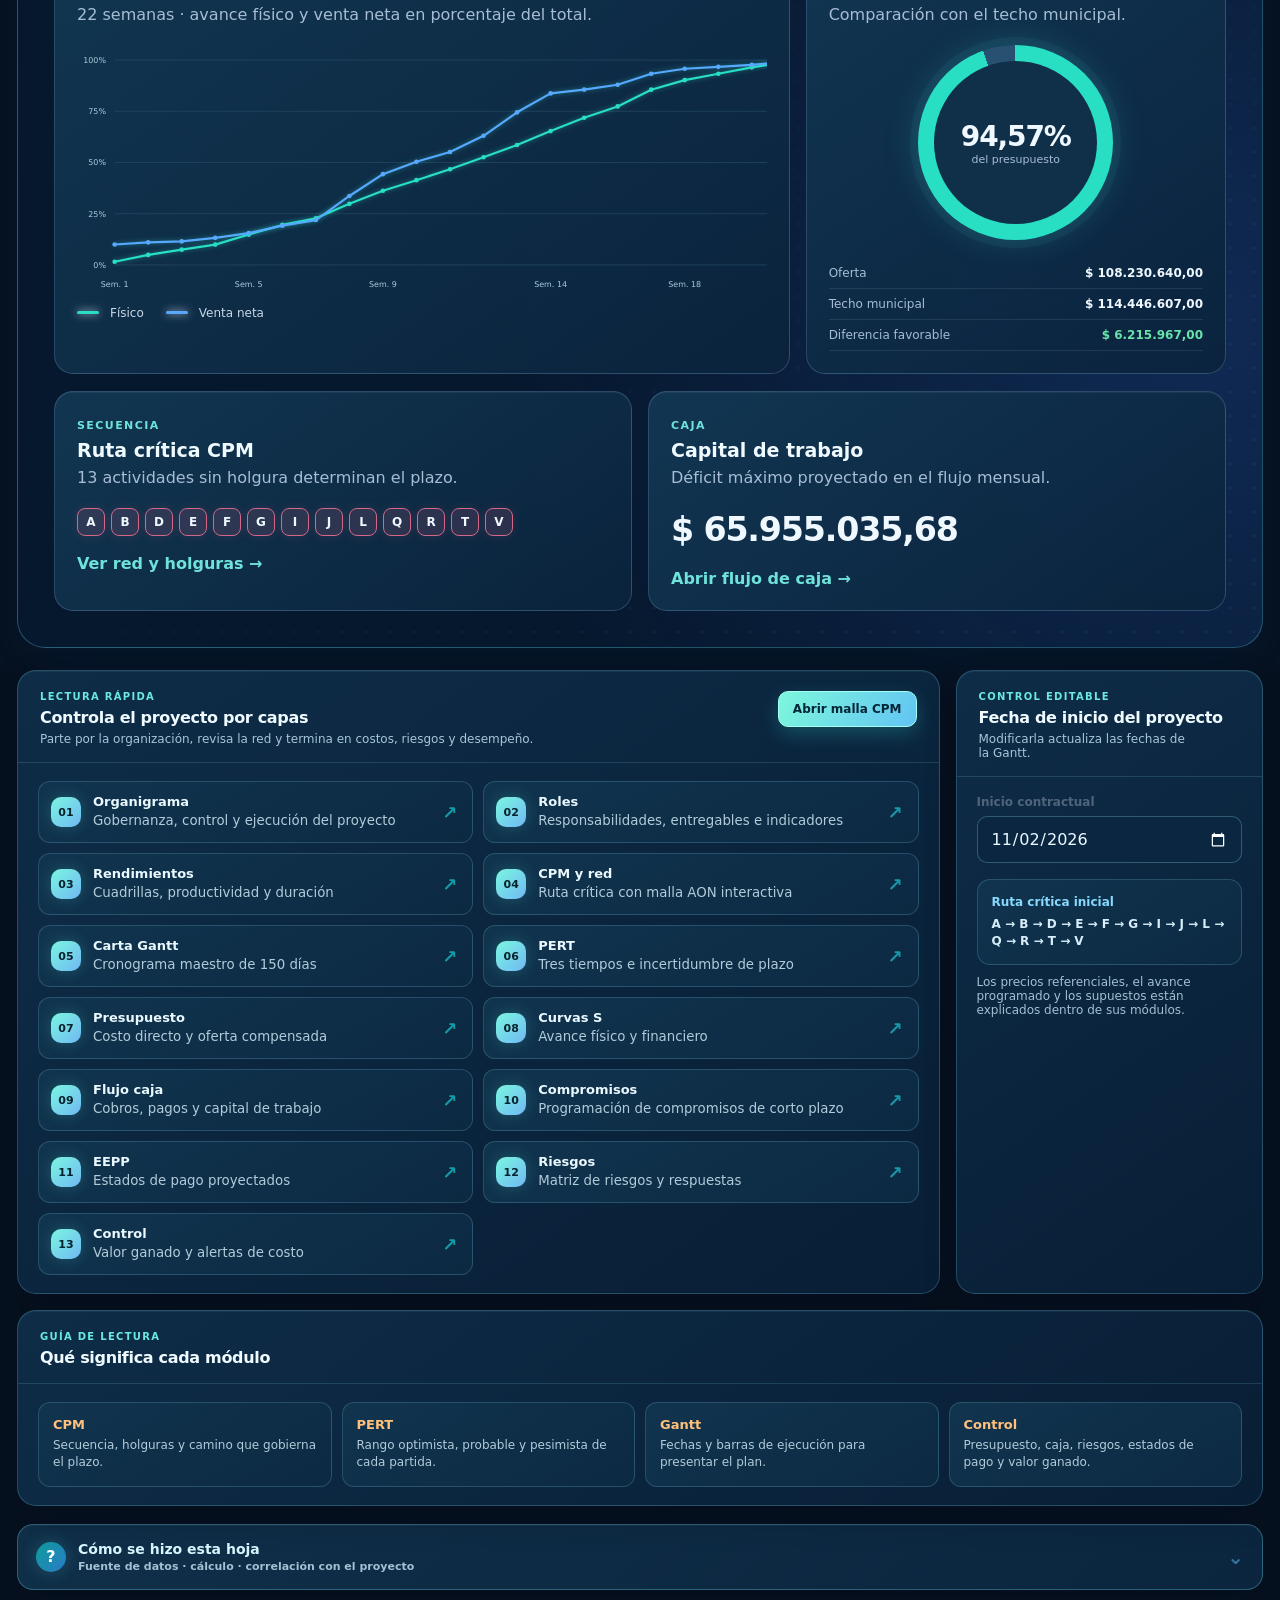
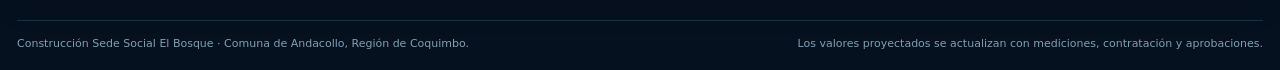
<file: es3_app/suite-tech.html>
<!doctype html>
<html lang="es">
<head>
  <meta charset="utf-8">
  <meta name="viewport" content="width=device-width, initial-scale=1">
  <meta name="theme-color" content="#06111f">
  <title>Suite ES3 · Edición tecnológica · Sede Social El Bosque · Andacollo</title>
  <meta name="description" content="Edición tecnológica para planificar y controlar la Construcción Sede Social El Bosque, comuna de Andacollo, Región de Coquimbo.">
  <link rel="icon" type="image/svg+xml" href="data:image/svg+xml,%3Csvg xmlns='http://www.w3.org/2000/svg' viewBox='0 0 64 64'%3E%3Crect width='64' height='64' rx='16' fill='%23051120'/%3E%3Cpath d='M15 45V19h8v18h26v8H15Z' fill='%234de4d4'/%3E%3C/svg%3E">
  <link rel="stylesheet" href="styles.css?v=20260929-circuit-motion-1">
  <link rel="stylesheet" href="styles-tech.css?v=20260929-scope-glow">
  <link rel="stylesheet" href="mobile.css?v=20260929-team-names">
</head>
<body class="tech-edition">
  <div class="tech-ambient" aria-hidden="true"></div>
  <div class="tech-scroll-progress" id="techScrollProgress" aria-hidden="true"></div>
  <header class="topbar">
    <div class="brand-mark"><strong>G4</strong><small>Grupo 4</small></div>
    <div class="brand-copy">
      <div class="eyebrow">PLANIFICACIÓN Y CONTROL DE OBRAS</div>
      <h1>Suite ES3 · Sede Social<br>El Bosque</h1>
      <p>Comuna de Andacollo · Región de Coquimbo.</p>
    </div>
    <div class="team-portrait"><img src="grupo4_retrato.png?v=20260924-g4-2" alt="Ilustración de los cuatro integrantes del Grupo 4 con los brazos cruzados y cascos de seguridad"><span class="team-names">Mario Pinto · Gerardo Pavez<br>Tomas Correa · Eliasin Roman</span></div>
    <div class="institution-logo"><img src="aiep_logo.png?v=20260922-6" alt="AIEP de la Universidad Andrés Bello"></div>
    <div class="top-actions">
      <button class="button button-soft" id="exportView">↓ Exportar vista</button>
      <span class="badge">150 días corridos</span>
    </div>
  </header>
  <div class="team-credit-mobile">Grupo 4: Mario Pinto · Gerardo Pavez · Tomas Correa · Eliasin Roman</div>
  <nav class="tabs" id="tabs" aria-label="Hojas del proyecto"></nav>
  <div class="tech-status-band">
    <span class="tech-edition-pill"><i aria-hidden="true"></i> EDICIÓN TECNOLÓGICA</span>
    <span class="tech-status-copy">GRUPO 4 <b>◆</b> 13 MÓDULOS <b>◆</b> UN MISMO PROYECTO</span>
    <a href="suite.html" class="tech-classic-link">Ver versión anterior ↗</a>
  </div>
  <main class="page-shell">
    <section class="page-heading">
      <div>
        <div class="eyebrow" id="sectionEyebrow">PROYECTO CONSTRUCCIÓN</div>
        <h2 id="sectionTitle">Resumen del proyecto</h2>
        <p id="sectionSubtitle">Seleccione una hoja para revisar datos, cálculos y notas explicativas.</p>
      </div>
      <div class="source-chip">Fuente: <span id="sourceName"></span></div>
    </section>
    <section id="app"></section>
  </main>
  <footer class="footer">
    <span>Construcción Sede Social El Bosque · Comuna de Andacollo, Región de Coquimbo.</span>
    <span>Los valores proyectados se actualizan con mediciones, contratación y aprobaciones.</span>
  </footer>
  <script>window.APP_TECH_EDITION = true;</script>
  <script src="intro.js?v=20260929-circuit-smooth-1"></script>
  <script src="data.js?v=20260929-ordenado"></script>
  <script src="app.js?v=20260929-circuit-motion-1"></script>
  <script src="mobile.js?v=20260924-mobile-1"></script>
  <script src="tech-effects.js?v=20260924-tech-1"></script>
  <script src="delivery.js?v=20260929-andacollo"></script>
  <script src="../cpm_engine.js?v=20260929"></script>
  <script src="../diagram_renderer.js?v=20260929"></script>
  <script src="networks.js?v=20260929-scope-glow"></script>
</body>
</html>
</file>
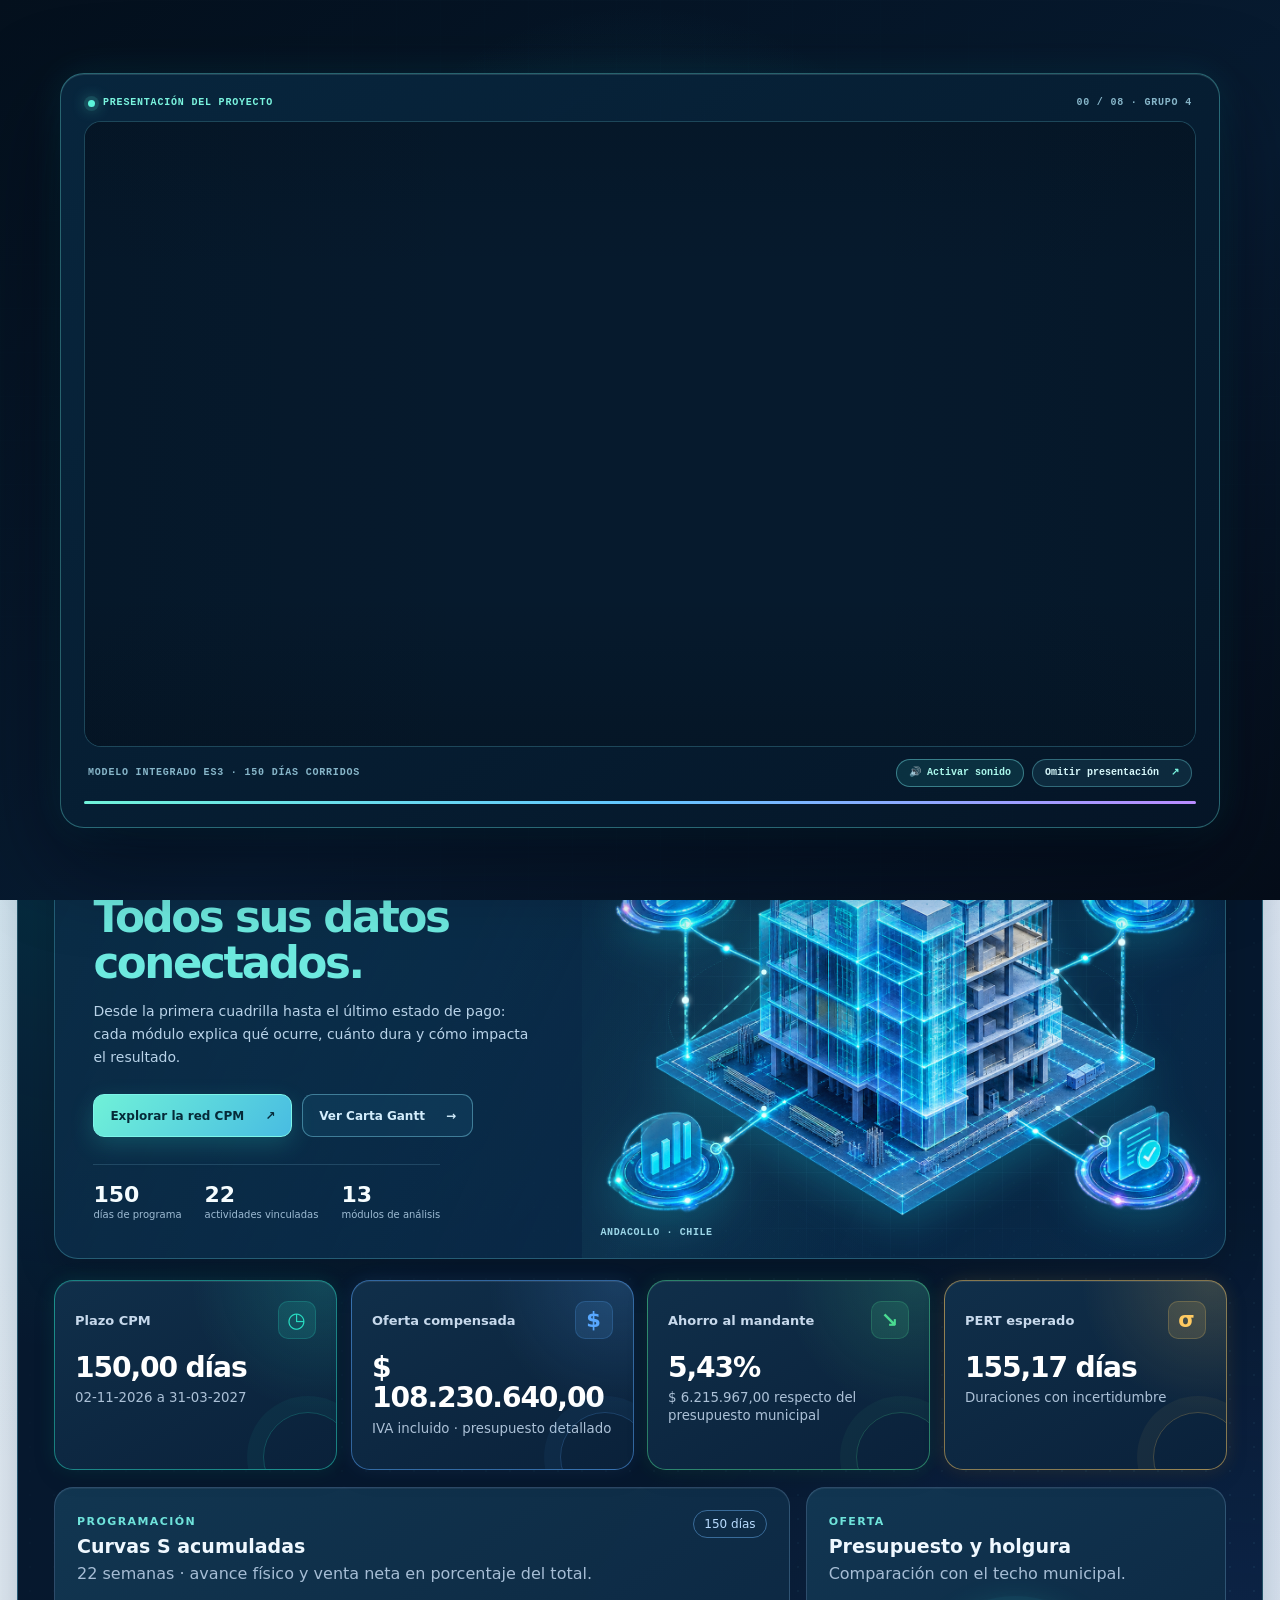
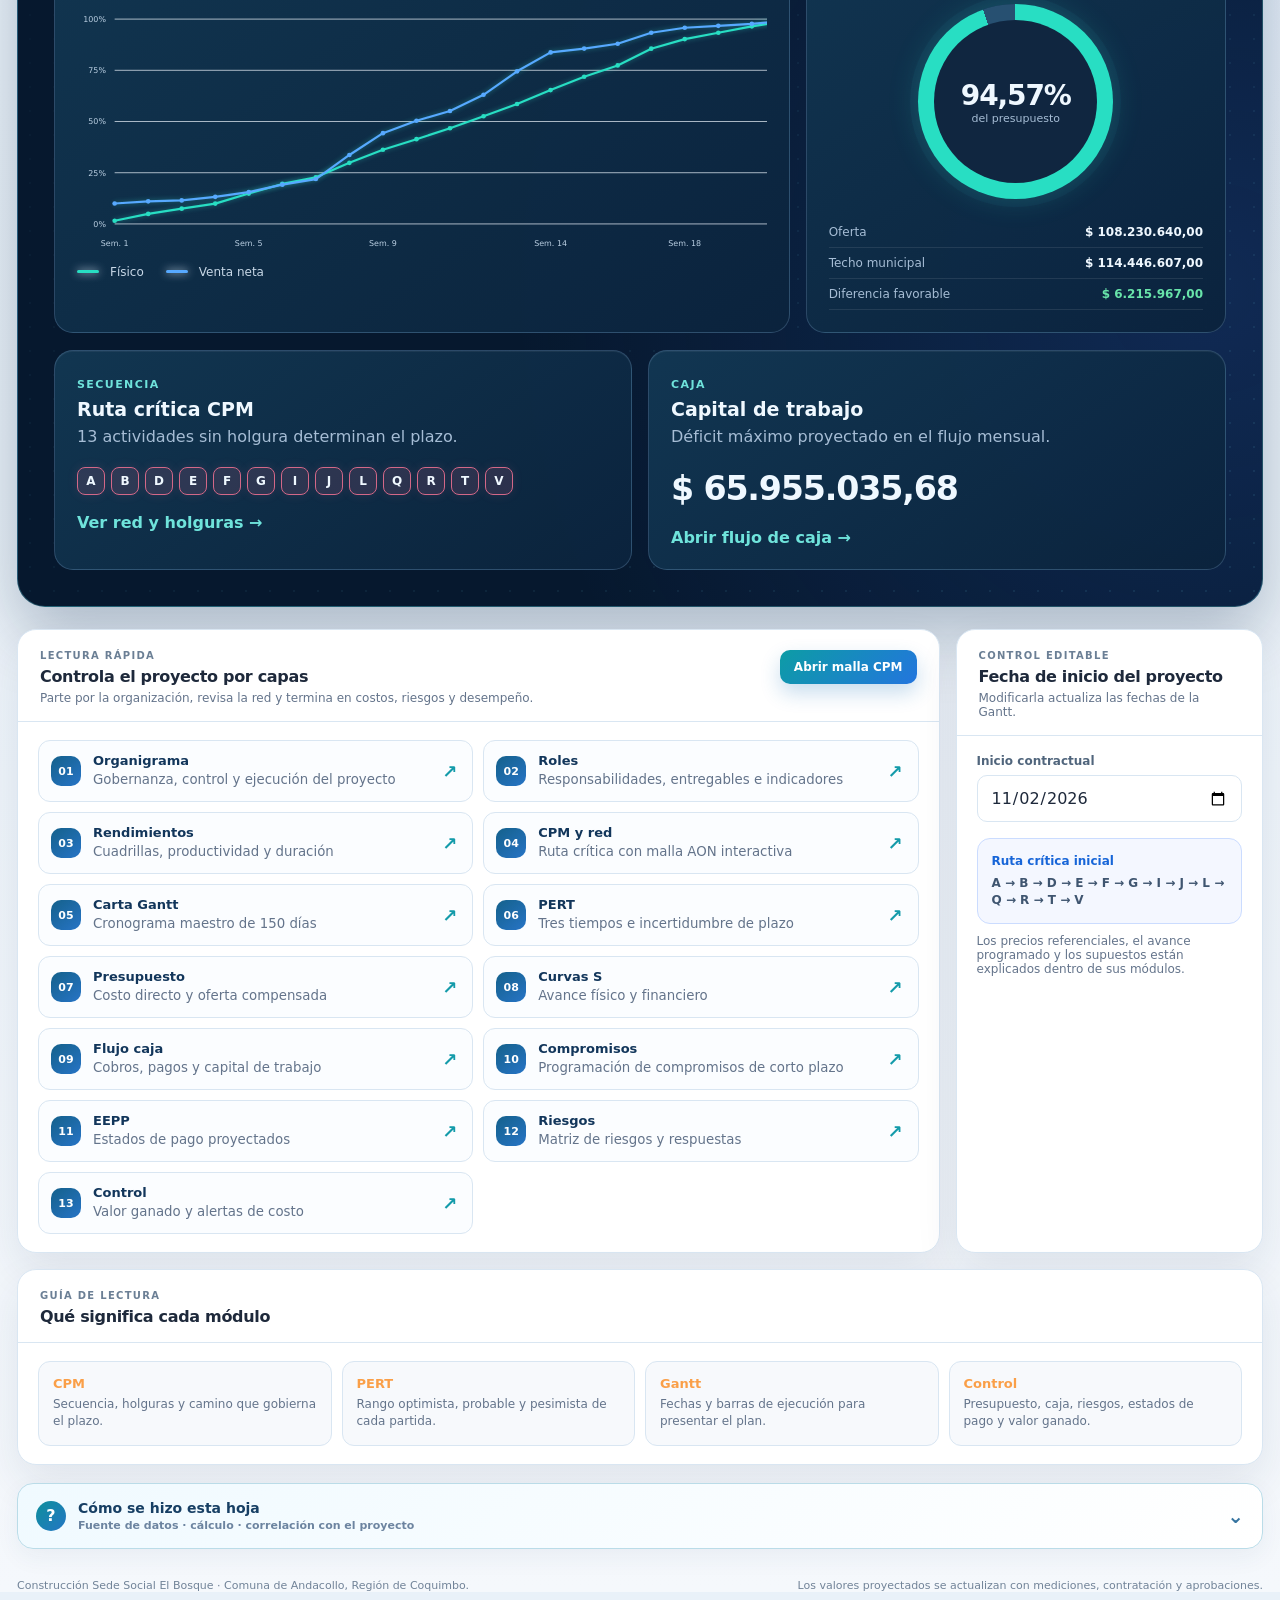
<file: es3_app/suite.html>
<!doctype html>
<html lang="es">
<head>
  <meta charset="utf-8">
  <meta name="viewport" content="width=device-width, initial-scale=1">
  <title>Suite ES3 · Construcción Sede Social El Bosque · Andacollo</title>
  <meta name="description" content="Planificación y control de la Construcción Sede Social El Bosque, comuna de Andacollo, Región de Coquimbo.">
  <link rel="icon" type="image/svg+xml" href="data:image/svg+xml,%3Csvg xmlns='http://www.w3.org/2000/svg' viewBox='0 0 64 64'%3E%3Crect width='64' height='64' rx='16' fill='%230d1b2a'/%3E%3Cpath d='M15 45V19h8v18h26v8H15Z' fill='%23f97316'/%3E%3C/svg%3E">
  <link rel="stylesheet" href="styles.css?v=20260929-circuit-motion-1">
  <link rel="stylesheet" href="mobile.css?v=20260929-team-names">
</head>
<body class="classic-edition tech-header">
  <header class="topbar">
    <div class="brand-mark"><strong>G4</strong><small>Grupo 4</small></div>
    <div class="brand-copy">
      <div class="eyebrow">PLANIFICACIÓN Y CONTROL DE OBRAS</div>
      <h1>Suite ES3 · Sede Social<br>El Bosque</h1>
      <p>Comuna de Andacollo · Región de Coquimbo.</p>
    </div>
    <div class="team-portrait"><img src="grupo4_retrato.png?v=20260924-g4-2" alt="Ilustración de los cuatro integrantes del Grupo 4, con los brazos cruzados y cascos de seguridad"><span class="team-names">Mario Pinto · Gerardo Pavez<br>Tomas Correa · Eliasin Roman</span></div>
    <div class="institution-logo"><img src="aiep_logo.png?v=20260922-6" alt="AIEP de la Universidad Andrés Bello"></div>
    <div class="top-actions">
      <button class="button button-soft" id="exportView">↓ Exportar vista</button>
      <span class="badge">150 días corridos</span>
    </div>
  </header>
  <div class="team-credit-mobile">Grupo 4: Mario Pinto · Gerardo Pavez · Tomas Correa · Eliasin Roman</div>
  <nav class="tabs" id="tabs" aria-label="Hojas del proyecto"></nav>
  <main class="page-shell">
    <section class="page-heading">
      <div>
        <div class="eyebrow" id="sectionEyebrow">PROYECTO CONSTRUCCIÓN</div>
        <h2 id="sectionTitle">Resumen del proyecto</h2>
        <p id="sectionSubtitle">Seleccione una hoja para revisar datos, cálculos y notas explicativas.</p>
      </div>
      <div class="source-chip">Fuente: <span id="sourceName"></span></div>
    </section>
    <section id="app"></section>
  </main>
  <footer class="footer">
    <span>Construcción Sede Social El Bosque · Comuna de Andacollo, Región de Coquimbo.</span>
    <span>Los valores proyectados se actualizan con mediciones, contratación y aprobaciones.</span>
  </footer>
  <script src="intro.js?v=20260929-circuit-smooth-1"></script>
  <script src="data.js?v=20260929-ordenado"></script>
  <script src="app.js?v=20260929-circuit-motion-1"></script>
  <script src="mobile.js?v=20260924-mobile-1"></script>
  <script src="delivery.js?v=20260929-andacollo"></script>
  <script src="../cpm_engine.js?v=20260929"></script>
  <script src="../diagram_renderer.js?v=20260929"></script>
  <script src="networks.js?v=20260929-scope-glow"></script>
</body>
</html>
</file>
<file: style.css>
/* ==========================================================================
   CONSTRUCTORA VICTORIA - DESIGN SYSTEM & COLOR PALETTE
   Identidad visual corporativa: Naranja Victoria (#ff7200) y Azul Cerúleo (#289dd2)
   ========================================================================== */

:root {
  /* Paleta Corporativa Constructora Victoria */
  --brand-orange: #ff7200;
  --brand-orange-hover: #e66700;
  --brand-orange-dark: #c2410c;
  --brand-orange-gradient: linear-gradient(135deg, #ff7200 0%, #ea580c 100%);
  --brand-orange-light: #fff7ed;
  --brand-orange-border: #fed7aa;

  --brand-blue: #289dd2;
  --brand-blue-hover: #0284c7;
  --brand-blue-dark: #0369a1;
  --brand-blue-gradient: linear-gradient(135deg, #38bdf8 0%, #0284c7 100%);
  --brand-blue-light: #f0f9ff;
  --brand-blue-border: #bae6fd;

  --primary: var(--brand-orange);
  --primary-hover: var(--brand-orange-hover);
  --secondary-accent: var(--brand-blue);

  --success: #10b981;
  --success-dark: #059669;
  --success-gradient: linear-gradient(135deg, #10b981 0%, #047857 100%);
  --danger: #ef4444;
  --danger-gradient: linear-gradient(135deg, #ef4444 0%, #b91c1c 100%);
  --warning: #f59e0b;
  --purple: #8b5cf6;

  --dark-header: #080d1a;
  --dark-surface: #0f172a;
  --dark-border: rgba(255, 255, 255, 0.1);

  --bg-page: #f8fafc;
  --bg-card: #ffffff;
  --border: #e2e8f0;
  --border-strong: #cbd5e1;
  --text-main: #0f172a;
  --text-muted: #64748b;
  --text-sub: #334155;

  --radius-xs: 4px;
  --radius-sm: 8px;
  --radius-md: 12px;
  --radius-lg: 16px;
  --radius-xl: 22px;

  --shadow-subtle: 0 1px 3px rgba(15, 23, 42, 0.04), 0 1px 2px rgba(15, 23, 42, 0.02);
  --shadow-card: 0 4px 16px rgba(15, 23, 42, 0.06), 0 1px 3px rgba(15, 23, 42, 0.03);
  --shadow-hover: 0 10px 25px -4px rgba(15, 23, 42, 0.10);
  --shadow-glow-orange: 0 4px 16px rgba(255, 114, 0, 0.38);
  --shadow-glow-blue: 0 4px 16px rgba(40, 157, 210, 0.38);
  --shadow-glow-green: 0 4px 14px rgba(16, 185, 129, 0.35);

  --font-sans: 'Inter', -apple-system, BlinkMacSystemFont, "Segoe UI", Roboto, sans-serif;
  --font-mono: 'Fira Code', 'JetBrains Mono', Consolas, monospace;
}

/* Reset y base */
* {
  box-sizing: border-box;
  margin: 0;
  padding: 0;
  -webkit-tap-highlight-color: transparent;
}

body {
  font-family: var(--font-sans);
  background-color: var(--bg-page);
  color: var(--text-main);
  line-height: 1.5;
  font-size: 14px;
  -webkit-font-smoothing: antialiased;
  -moz-osx-font-smoothing: grayscale;
}

.app-wrapper {
  max-width: 1480px;
  margin: 0 auto;
  padding: 1rem 1.25rem 3.5rem;
}

/* --------------------------------------------------------------------------
   HEADER CORPORATIVO IMPONENTE CONSTRUCTORA VICTORIA
   -------------------------------------------------------------------------- */
.app-header {
  background: linear-gradient(135deg, #060b16 0%, #0c172a 45%, #10213d 100%);
  border: 1px solid rgba(255, 255, 255, 0.12);
  border-radius: var(--radius-lg);
  padding: 1.5rem 2rem 1.1rem;
  margin-bottom: 1.25rem;
  box-shadow: 0 12px 35px rgba(6, 11, 22, 0.45);
  display: flex;
  flex-direction: column;
  gap: 1.25rem;
  position: relative;
  overflow: hidden;
}

/* Destello sutil de color naranja y azul en los extremos */
.app-header::before {
  content: '';
  position: absolute;
  top: -60%;
  left: -10%;
  width: 450px;
  height: 220%;
  background: radial-gradient(circle, rgba(255, 114, 0, 0.20) 0%, transparent 65%);
  pointer-events: none;
}

.app-header::after {
  content: '';
  position: absolute;
  top: -60%;
  right: -10%;
  width: 450px;
  height: 220%;
  background: radial-gradient(circle, rgba(40, 157, 210, 0.22) 0%, transparent 65%);
  pointer-events: none;
}

.header-main-row {
  display: flex;
  justify-content: space-between;
  align-items: center;
  flex-wrap: wrap;
  gap: 1.5rem;
  position: relative;
  z-index: 2;
}

.header-brand-box {
  display: flex;
  align-items: center;
  gap: 1.5rem;
}

/* Contenedor transparente e imponente para el logotipo */
.logo-transparent-wrapper {
  display: flex;
  align-items: center;
  justify-content: center;
  flex-shrink: 0;
  background: transparent;
  padding: 0;
}

.company-logo {
  height: 84px;
  width: auto;
  max-width: 270px;
  display: block;
  object-fit: contain;
  filter: drop-shadow(0 4px 16px rgba(255, 114, 0, 0.45)) drop-shadow(0 4px 18px rgba(40, 157, 210, 0.4));
  transition: transform 0.25s cubic-bezier(0.34, 1.56, 0.64, 1);
}

.company-logo:hover {
  transform: scale(1.04);
}

.header-titles {
  display: flex;
  flex-direction: column;
  gap: 0.15rem;
}

.header-company-badge {
  font-size: 0.78rem;
  font-weight: 900;
  color: #ff9130;
  letter-spacing: 0.1em;
  text-transform: uppercase;
  display: flex;
  align-items: center;
  gap: 0.45rem;
  text-shadow: 0 2px 8px rgba(255, 114, 0, 0.35);
}

.header-titles h1 {
  font-size: 1.65rem;
  font-weight: 900;
  color: #ffffff;
  letter-spacing: -0.02em;
  line-height: 1.2;
}

.header-titles p {
  color: #94a3b8;
  font-size: 0.88rem;
  max-width: 680px;
  line-height: 1.4;
  margin-top: 0.1rem;
}

.header-right-actions {
  display: flex;
  align-items: center;
  gap: 0.75rem;
  flex-wrap: wrap;
  position: relative;
  z-index: 2;
}

/* Cinta de Respaldo Institucional Constructora Victoria */
.header-sub-banner {
  display: flex;
  align-items: center;
  gap: 1.5rem;
  flex-wrap: wrap;
  padding-top: 0.85rem;
  border-top: 1px solid rgba(255, 255, 255, 0.1);
  position: relative;
  z-index: 2;
  font-size: 0.76rem;
  font-weight: 800;
  letter-spacing: 0.04em;
  color: #cbd5e1;
}

.sub-banner-item {
  display: flex;
  align-items: center;
  gap: 0.5rem;
}

.dot-orange {
  width: 8px;
  height: 8px;
  border-radius: 50%;
  background: var(--brand-orange);
  box-shadow: 0 0 8px rgba(255, 114, 0, 0.8);
}

.dot-blue {
  width: 8px;
  height: 8px;
  border-radius: 50%;
  background: var(--brand-blue);
  box-shadow: 0 0 8px rgba(40, 157, 210, 0.8);
}

.dot-green {
  width: 8px;
  height: 8px;
  border-radius: 50%;
  background: var(--success);
  box-shadow: 0 0 8px rgba(16, 185, 129, 0.8);
}

.ml-auto {
  margin-left: auto;
}

/* Botones de Cabecera */
.btn-outline-cyan {
  background: rgba(40, 157, 210, 0.12);
  border: 1.5px solid var(--brand-blue);
  color: #ffffff !important;
  font-weight: 700;
  font-size: 0.84rem;
  padding: 0.6rem 1rem;
  border-radius: var(--radius-sm);
  transition: all 0.2s ease;
}

.btn-outline-cyan:hover {
  background: var(--brand-blue);
  color: #ffffff !important;
  box-shadow: var(--shadow-glow-blue);
  transform: translateY(-1px);
}

.btn-master-export {
  background: var(--brand-orange-gradient);
  color: #ffffff !important;
  font-weight: 800;
  font-size: 0.88rem;
  padding: 0.65rem 1.25rem;
  border-radius: var(--radius-md);
  border: 1px solid #ff9940;
  box-shadow: var(--shadow-glow-orange);
  display: inline-flex;
  align-items: center;
  gap: 0.5rem;
  cursor: pointer;
  transition: all 0.2s ease;
}

.btn-master-export:hover {
  transform: translateY(-2px);
  box-shadow: 0 8px 22px rgba(255, 114, 0, 0.5);
  filter: brightness(1.05);
}

/* Badges */
.badge {
  display: inline-flex;
  align-items: center;
  font-size: 0.72rem;
  font-weight: 800;
  padding: 0.28rem 0.7rem;
  border-radius: 9999px;
  letter-spacing: 0.04em;
  text-transform: uppercase;
}

.badge-primary { background: var(--brand-orange-light); color: var(--brand-orange-dark); border: 1px solid var(--brand-orange-border); }
.badge-blue { background: var(--brand-blue-light); color: var(--brand-blue-dark); border: 1px solid var(--brand-blue-border); }
.badge-success { background: #ecfdf5; color: #047857; border: 1px solid #a7f3d0; }
.badge-warning { background: #fffbeb; color: #b45309; border: 1px solid #fde68a; }
.badge-danger { background: #fef2f2; color: #b91c1c; border: 1px solid #fecaca; }
.badge-critical { background: #fee2e2; color: #dc2626; border: 1.5px solid #f87171; font-weight: 900; }
.badge-normal { background: #f1f5f9; color: #64748b; }

/* --------------------------------------------------------------------------
   NAVEGACIÓN POR PESTAÑAS (Estilo Constructora Victoria)
   -------------------------------------------------------------------------- */
.nav-tabs {
  display: flex;
  gap: 0.5rem;
  background: #e2e8f0;
  padding: 0.35rem;
  border-radius: var(--radius-md);
  margin-bottom: 1.5rem;
  overflow-x: auto;
  -webkit-overflow-scrolling: touch;
  scrollbar-width: none;
}

.nav-tabs::-webkit-scrollbar { display: none; }

.nav-tab {
  flex: 1;
  min-width: 170px;
  background: transparent;
  border: none;
  padding: 0.75rem 1.1rem;
  font-family: inherit;
  font-size: 0.88rem;
  font-weight: 700;
  color: var(--text-sub);
  border-radius: var(--radius-sm);
  cursor: pointer;
  transition: all 0.2s ease;
  display: flex;
  align-items: center;
  justify-content: center;
  gap: 0.5rem;
  white-space: nowrap;
}

.nav-tab:hover {
  background: rgba(255, 255, 255, 0.75);
  color: var(--brand-orange);
}

.nav-tab.active {
  background: #ffffff;
  color: var(--brand-orange);
  box-shadow: 0 4px 12px rgba(255, 114, 0, 0.12), var(--shadow-card);
  font-weight: 900;
  border-bottom: 3px solid var(--brand-orange);
}

/* --------------------------------------------------------------------------
   TARJETAS Y PANELES (Surfaces)
   -------------------------------------------------------------------------- */
.tab-panel {
  display: none;
  animation: fadeIn 0.2s ease forwards;
}
.tab-panel.active { display: block; }

@keyframes fadeIn {
  from { opacity: 0; transform: translateY(6px); }
  to { opacity: 1; transform: translateY(0); }
}

.card {
  background: var(--bg-card);
  border: 1px solid var(--border);
  border-radius: var(--radius-lg);
  padding: 1.5rem;
  box-shadow: var(--shadow-card);
  margin-bottom: 1.5rem;
}

.visual-card {
  background: #ffffff;
  border: 1px solid var(--brand-blue-border);
  border-radius: var(--radius-md);
  padding: 1.25rem;
  margin-bottom: 1.25rem;
}

.visual-card-header {
  display: flex;
  justify-content: space-between;
  align-items: center;
  flex-wrap: wrap;
  gap: 0.5rem;
  margin-bottom: 0.75rem;
}

.visual-card-header h4 {
  font-size: 0.95rem;
  font-weight: 800;
  color: var(--text-main);
}

.card-header {
  display: flex;
  justify-content: space-between;
  align-items: center;
  flex-wrap: wrap;
  gap: 1rem;
  margin-bottom: 1.25rem;
  padding-bottom: 0.85rem;
  border-bottom: 1.5px solid var(--border);
}

.card-header h2, .card-header h3 {
  font-size: 1.2rem;
  font-weight: 800;
  color: #0f172a;
}

.card-header .note {
  font-size: 0.82rem;
  color: var(--text-muted);
}

/* --------------------------------------------------------------------------
   KPI STATS ROW CON COLORES CONSTRUCTORA VICTORIA
   -------------------------------------------------------------------------- */
.kpi-row {
  display: grid;
  grid-template-columns: repeat(auto-fit, minmax(200px, 1fr));
  gap: 1rem;
  margin-bottom: 1.25rem;
}

.kpi-card {
  background: #ffffff;
  border: 1px solid var(--border);
  border-radius: var(--radius-md);
  padding: 1rem 1.25rem;
  box-shadow: var(--shadow-subtle);
  display: flex;
  align-items: center;
  gap: 1rem;
  transition: transform 0.15s, border-color 0.15s;
}
.kpi-card:hover {
  transform: translateY(-2px);
  border-color: var(--brand-orange);
}

.kpi-icon {
  width: 46px;
  height: 46px;
  border-radius: var(--radius-sm);
  background: var(--brand-orange-light);
  color: var(--brand-orange);
  display: flex;
  align-items: center;
  justify-content: center;
  font-size: 1.4rem;
  flex-shrink: 0;
  border: 1px solid var(--brand-orange-border);
}

.kpi-card:nth-child(2) .kpi-icon {
  background: var(--brand-blue-light);
  color: var(--brand-blue);
  border-color: var(--brand-blue-border);
}

.kpi-data {
  display: flex;
  flex-direction: column;
}

.kpi-label {
  font-size: 0.74rem;
  font-weight: 800;
  color: var(--text-muted);
  text-transform: uppercase;
}

.kpi-val {
  font-size: 1.4rem;
  font-weight: 900;
  font-family: var(--font-mono);
  color: #0f172a;
}

/* --------------------------------------------------------------------------
   BOTONES PREMIUM
   -------------------------------------------------------------------------- */
.btn {
  display: inline-flex;
  align-items: center;
  justify-content: center;
  gap: 0.45rem;
  font-family: inherit;
  font-size: 0.84rem;
  font-weight: 700;
  padding: 0.55rem 1rem;
  border-radius: var(--radius-sm);
  border: 1px solid transparent;
  cursor: pointer;
  transition: all 0.18s ease;
  white-space: nowrap;
}

.btn-primary {
  background: var(--brand-blue-gradient);
  color: #ffffff;
  box-shadow: var(--shadow-glow-blue);
}
.btn-primary:hover {
  transform: translateY(-1px);
  box-shadow: 0 6px 18px rgba(40, 157, 210, 0.45);
}

.btn-action-main {
  background: var(--brand-orange-gradient);
  color: #fff;
  font-size: 0.95rem;
  font-weight: 800;
  padding: 0.75rem 1.5rem;
  border-radius: var(--radius-md);
  box-shadow: var(--shadow-glow-orange);
}
.btn-action-main:hover {
  transform: translateY(-2px);
  box-shadow: 0 8px 24px rgba(255, 114, 0, 0.5);
}

.btn-secondary {
  background: #0f172a;
  color: #ffffff;
}
.btn-secondary:hover {
  background: #1e293b;
  transform: translateY(-1px);
}

.btn-success {
  background: var(--success-gradient);
  color: #ffffff;
  box-shadow: var(--shadow-glow-green);
}
.btn-success:hover {
  transform: translateY(-1px);
  box-shadow: 0 6px 18px rgba(16, 185, 129, 0.45);
}

.btn-outline {
  background: #ffffff;
  border-color: var(--border-strong);
  color: var(--text-sub);
}
.btn-outline:hover {
  background: #f8fafc;
  border-color: var(--brand-orange);
  color: var(--brand-orange);
}

.btn-sm {
  padding: 0.4rem 0.75rem;
  font-size: 0.78rem;
}

.btn-delete {
  background: transparent;
  border: none;
  cursor: pointer;
  padding: 0.35rem;
  border-radius: 4px;
  font-size: 1rem;
  transition: background 0.15s;
}
.btn-delete:hover { background: #fee2e2; }

/* --------------------------------------------------------------------------
   MÓDULO 1: FORMULARIO Y RESOLUCIÓN PASO A PASO
   -------------------------------------------------------------------------- */
.prob-input-grid {
  display: grid;
  grid-template-columns: 1.4fr repeat(4, 1fr);
  gap: 1rem;
  align-items: end;
  background: #f8fafc;
  padding: 1.5rem;
  border-radius: var(--radius-md);
  border: 1px solid var(--border);
  margin-bottom: 1.25rem;
}

.form-field {
  display: flex;
  flex-direction: column;
  gap: 0.4rem;
}

.form-field label {
  font-size: 0.78rem;
  font-weight: 800;
  color: #334155;
  text-transform: uppercase;
  letter-spacing: 0.02em;
}

.form-field input, .form-field select {
  font-family: inherit;
  font-size: 0.95rem;
  padding: 0.65rem 0.85rem;
  border-radius: var(--radius-sm);
  border: 1.5px solid var(--border-strong);
  background: #ffffff;
  color: var(--text-main);
  outline: none;
  transition: all 0.15s ease;
}

.form-field input:focus, .form-field select:focus {
  border-color: var(--brand-orange);
  box-shadow: 0 0 0 3px rgba(255, 114, 0, 0.2);
}

.input-with-unit {
  position: relative;
  display: flex;
  align-items: center;
}
.input-with-unit input {
  width: 100%;
  padding-right: 2.75rem;
}
.input-with-unit .unit {
  position: absolute;
  right: 0.85rem;
  font-size: 0.78rem;
  font-weight: 700;
  color: var(--text-muted);
  pointer-events: none;
}

.prob-actions-bar {
  display: flex;
  gap: 0.75rem;
  flex-wrap: wrap;
  align-items: center;
  margin-bottom: 1.5rem;
}

/* Recapitulación de Datos */
.solution-header-card {
  background: #ffffff;
  border: 1px solid var(--border);
  border-radius: var(--radius-md);
  padding: 1.5rem;
  margin-bottom: 1.25rem;
  box-shadow: var(--shadow-subtle);
}

.solution-title-row {
  display: flex;
  justify-content: space-between;
  align-items: center;
  flex-wrap: wrap;
  gap: 1rem;
  margin-bottom: 1.25rem;
}

.solution-main-title {
  font-size: 1.4rem;
  font-weight: 900;
  color: #0f172a;
  letter-spacing: -0.02em;
}

.data-recap-grid {
  display: grid;
  grid-template-columns: repeat(auto-fit, minmax(140px, 1fr));
  gap: 0.85rem;
}

.data-pill {
  background: #f1f5f9;
  border-radius: var(--radius-sm);
  padding: 0.65rem 0.9rem;
  border: 1px solid #e2e8f0;
  display: flex;
  flex-direction: column;
}

.data-pill-label {
  font-size: 0.7rem;
  font-weight: 800;
  color: var(--text-muted);
  text-transform: uppercase;
}

.data-pill-val {
  font-size: 1.2rem;
  font-weight: 900;
  color: #0f172a;
  font-family: var(--font-mono);
  margin-top: 0.15rem;
}

.highlight-pill {
  background: var(--brand-orange-light);
  border-color: var(--brand-orange-border);
}
.highlight-pill .data-pill-label { color: var(--brand-orange-dark); }
.highlight-pill .data-pill-val { color: var(--brand-orange); }

/* Tarjetas de pasos a, b, c, d, e */
.step-cards-container {
  display: flex;
  flex-direction: column;
  gap: 1.1rem;
}

.step-card {
  display: flex;
  gap: 1.25rem;
  background: #ffffff;
  border: 1px solid var(--border);
  border-radius: var(--radius-md);
  padding: 1.35rem;
  box-shadow: var(--shadow-subtle);
  position: relative;
}

.step-card.highlight-step-card {
  border-color: var(--brand-orange-border);
  background: #fffcf9;
  box-shadow: 0 4px 18px rgba(255, 114, 0, 0.08);
}

.step-number {
  flex-shrink: 0;
  width: 38px;
  height: 38px;
  border-radius: 50%;
  background: var(--brand-orange-gradient);
  color: #ffffff;
  font-weight: 900;
  font-size: 1.05rem;
  display: flex;
  align-items: center;
  justify-content: center;
  box-shadow: var(--shadow-glow-orange);
}

.step-content { flex: 1; }

.step-title {
  font-size: 1.1rem;
  font-weight: 800;
  color: #0f172a;
  margin-bottom: 0.85rem;
}

/* Fórmulas matemáticas y fracciones */
.math-box {
  background: #f8fafc;
  border: 1px solid #e2e8f0;
  border-left: 5px solid var(--brand-orange);
  border-radius: var(--radius-sm);
  padding: 0.9rem 1.25rem;
  font-family: var(--font-mono);
  font-size: 0.92rem;
  color: #1e293b;
  display: flex;
  flex-direction: column;
  gap: 0.6rem;
}

.math-formula, .math-replacement {
  display: flex;
  align-items: center;
  flex-wrap: wrap;
  gap: 0.5rem;
}

.frac {
  display: inline-flex;
  flex-direction: column;
  vertical-align: middle;
  text-align: center;
  font-size: 0.88em;
  line-height: 1.15;
  padding: 0 4px;
}

.frac .top {
  border-bottom: 2px solid currentColor;
  padding-bottom: 2px;
}

.frac .bottom {
  padding-top: 2px;
}

.radicand {
  border-top: 2px solid currentColor;
  padding: 0 4px;
}

.math-final-result {
  margin-top: 0.4rem;
  padding-top: 0.6rem;
  border-top: 1px dashed #cbd5e1;
  display: flex;
  align-items: center;
  flex-wrap: wrap;
  gap: 0.5rem;
  font-size: 1rem;
}

.highlight-val {
  color: var(--brand-orange-dark);
  font-size: 1.15rem;
  font-weight: 900;
}

.exact-note {
  font-size: 0.78rem;
  color: var(--text-muted);
}

/* Dúo Ejecutivo de Probabilidad (Tacómetro + Cajas) */
.prob-executive-duo {
  display: grid;
  grid-template-columns: 280px 1fr;
  gap: 1.25rem;
  align-items: center;
  margin: 1rem 0;
}

.gauge-card-box {
  background: #ffffff;
  border: 1px solid var(--border);
  border-radius: var(--radius-md);
  padding: 1rem;
  text-align: center;
  box-shadow: var(--shadow-subtle);
}

.gauge-title {
  font-size: 0.75rem;
  font-weight: 800;
  text-transform: uppercase;
  color: var(--text-muted);
  margin-bottom: 0.5rem;
}

.results-duo-grid {
  display: grid;
  grid-template-columns: 1fr 1fr;
  gap: 1rem;
}

.result-duo-box {
  border-radius: var(--radius-md);
  padding: 1.25rem;
  display: flex;
  gap: 1rem;
  align-items: flex-start;
}

.result-duo-box.success-box {
  background: #ecfdf5;
  border: 1.5px solid #a7f3d0;
}

.result-duo-box.risk-box {
  background: #fef2f2;
  border: 1.5px solid #fecaca;
}

.duo-icon {
  font-size: 2rem;
  flex-shrink: 0;
}

.duo-label {
  font-size: 0.8rem;
  font-weight: 800;
  text-transform: uppercase;
  letter-spacing: 0.02em;
}

.success-box .duo-label { color: #047857; }
.risk-box .duo-label { color: #b91c1c; }

.duo-percentage {
  font-size: 1.85rem;
  font-weight: 900;
  font-family: var(--font-mono);
  margin: 0.25rem 0;
}

.success-text { color: #059669; }
.risk-text { color: #dc2626; }

.duo-desc {
  font-size: 0.82rem;
  color: #334155;
  line-height: 1.4;
}

.management-verdict {
  background: #f8fafc;
  border: 1px solid var(--border);
  border-radius: var(--radius-sm);
  padding: 1rem 1.25rem;
  display: flex;
  align-items: center;
  gap: 1rem;
  margin-top: 0.75rem;
  font-size: 0.88rem;
}

/* Gráficos vectoriales SVG */
.chart-container-fluid {
  width: 100%;
  overflow-x: auto;
  -webkit-overflow-scrolling: touch;
}

.pro-svg-chart, .pro-bar-chart, .pro-gantt-svg, .pro-scurve-svg, .pro-gauge-svg {
  width: 100%;
  height: auto;
  display: block;
}

.gaussian-section {
  margin-top: 1.75rem;
  padding-top: 1.25rem;
  border-top: 1.5px solid var(--border);
}

.gaussian-section-header {
  display: flex;
  justify-content: space-between;
  align-items: center;
  flex-wrap: wrap;
  margin-bottom: 0.75rem;
}

.gaussian-title {
  font-size: 1rem;
  font-weight: 800;
  color: #0f172a;
}

.gaussian-container {
  background: #ffffff;
  border: 1px solid var(--border);
  border-radius: var(--radius-md);
  padding: 0.75rem;
  box-shadow: var(--shadow-subtle);
}

.prob-actions-bottom {
  margin-top: 1.75rem;
  display: flex;
  justify-content: flex-end;
  gap: 0.85rem;
  flex-wrap: wrap;
}

/* --------------------------------------------------------------------------
   MÓDULO 2: TABLA PERT
   -------------------------------------------------------------------------- */
.view-toggles {
  display: flex;
  align-items: center;
  gap: 1.5rem;
  flex-wrap: wrap;
  background: #f8fafc;
  padding: 0.75rem 1.25rem;
  border-radius: var(--radius-sm);
  border: 1px solid var(--border);
  margin-bottom: 1rem;
  font-size: 0.84rem;
}

.toggle-control {
  display: flex;
  align-items: center;
  gap: 0.45rem;
  cursor: pointer;
  font-weight: 600;
}

.table-wrapper {
  overflow-x: auto;
  -webkit-overflow-scrolling: touch;
  border: 1px solid var(--border);
  border-radius: var(--radius-md);
  background: #ffffff;
  box-shadow: var(--shadow-subtle);
}

.pert-table {
  width: 100%;
  border-collapse: collapse;
  font-size: 0.86rem;
  text-align: left;
}

.pert-table th {
  background: #f1f5f9;
  color: #334155;
  font-weight: 800;
  padding: 0.75rem 0.85rem;
  border-bottom: 2px solid var(--border-strong);
  white-space: nowrap;
}

.pert-table td {
  padding: 0.5rem 0.75rem;
  border-bottom: 1px solid var(--border);
  vertical-align: middle;
}

.pert-table tbody tr:hover {
  background: #fffcf8;
}

.cell-input {
  width: 100%;
  font-family: inherit;
  font-size: 0.86rem;
  padding: 0.4rem 0.55rem;
  border: 1px solid transparent;
  border-radius: 4px;
  background: transparent;
  outline: none;
  transition: all 0.15s;
}

.cell-input:hover {
  border-color: var(--border-strong);
  background: #ffffff;
}

.cell-input:focus {
  border-color: var(--brand-orange);
  background: #ffffff;
  box-shadow: 0 0 0 2px rgba(255, 114, 0, 0.2);
}

.col-code {
  font-weight: 900;
  text-transform: uppercase;
  max-width: 80px;
}

.col-pred {
  font-weight: 700;
  text-transform: uppercase;
}

.num-cell {
  text-align: right;
  font-family: var(--font-mono);
}

.highlight-te {
  font-weight: 900;
  color: var(--brand-orange-dark);
  background: var(--brand-orange-light);
}

.cell-clickable {
  cursor: pointer;
  position: relative;
}
.cell-clickable:hover {
  text-decoration: underline;
  background: #fed7aa;
}

.totals-row {
  background: #f8fafc;
  font-weight: 900;
  border-top: 2.5px solid var(--brand-orange);
}
.totals-row td {
  padding: 0.85rem 0.75rem;
}

/* --------------------------------------------------------------------------
   MÓDULO 3: CPM & DIAGRAMA DE RED & GANTT
   -------------------------------------------------------------------------- */
.cpm-layout {
  display: grid;
  grid-template-columns: 340px 1fr;
  gap: 1.25rem;
}

.cpm-sheet-card {
  background: #ffffff;
  border: 1px solid var(--border);
  border-radius: var(--radius-lg);
  box-shadow: var(--shadow-card);
  display: flex;
  flex-direction: column;
  overflow: hidden;
}

.sheet-header {
  padding: 1.1rem 1.5rem;
  border-bottom: 1px solid var(--border);
  display: flex;
  justify-content: space-between;
  align-items: center;
  flex-wrap: wrap;
  gap: 0.85rem;
  background: #ffffff;
}

.sheet-legend {
  display: flex;
  align-items: center;
  gap: 1rem;
  font-size: 0.8rem;
}

.legend-dot-red {
  display: inline-block;
  width: 11px;
  height: 11px;
  background: var(--brand-orange);
  border-radius: 50%;
}
.legend-dot-blue {
  display: inline-block;
  width: 11px;
  height: 11px;
  background: var(--brand-blue);
  border-radius: 50%;
}

.diagram-viewport {
  position: relative;
  height: 520px;
  background: #fafbfe;
  cursor: grab;
  overflow: hidden;
}
.diagram-viewport:active { cursor: grabbing; }
.diagram-viewport svg { width: 100%; height: 100%; display: block; }

.sheet-summary-banner {
  background: #f8fafc;
  border-top: 1.5px solid var(--border);
  padding: 1.1rem 1.5rem;
  display: flex;
  justify-content: space-between;
  align-items: center;
  flex-wrap: wrap;
  gap: 1rem;
}

.card-header-actions {
  display: flex;
  align-items: center;
  justify-content: flex-end;
  gap: 0.5rem;
  flex-wrap: wrap;
}

.network-toolbar {
  display: flex;
  gap: 0.35rem;
  flex-wrap: wrap;
  justify-content: flex-end;
}

.pert-network-card {
  margin-top: 1.25rem;
}

.paste-help-text {
  font-size: 0.85rem;
  color: var(--text-muted);
  margin-bottom: 0.75rem;
  line-height: 1.5;
}

.paste-format-example {
  display: flex;
  align-items: center;
  gap: 0.8rem;
  margin-bottom: 0.85rem;
  padding: 0.7rem 0.85rem;
  background: #f8fafc;
  border: 1px solid var(--border);
  border-radius: var(--radius-sm);
  color: var(--text-muted);
  font-size: 0.78rem;
}

.paste-format-title {
  font-weight: 800;
  text-transform: uppercase;
  letter-spacing: 0.04em;
  color: var(--text-main);
  white-space: nowrap;
}

.paste-format-example code {
  color: var(--brand-blue-dark);
  line-height: 1.5;
}

.cpm-paste-textarea {
  height: 220px;
}

.paste-note {
  margin-top: 0.65rem;
  color: var(--text-muted);
  font-size: 0.76rem;
}

.summary-box-total .label, .summary-box-critical .label {
  font-size: 0.74rem;
  font-weight: 800;
  text-transform: uppercase;
  color: var(--text-muted);
}
.summary-box-total .value {
  font-size: 1.5rem;
  font-weight: 900;
  color: #0f172a;
  font-family: var(--font-mono);
}
.summary-box-critical .chain {
  font-size: 1.15rem;
  font-weight: 900;
  color: var(--brand-orange-dark);
  font-family: var(--font-mono);
}
.summary-box-critical .formula {
  font-size: 0.84rem;
  color: var(--text-muted);
  font-family: var(--font-mono);
}

.row-critical {
  background: #fff7ed;
  font-weight: 700;
}
.highlight-critical-slack {
  color: var(--brand-orange-dark);
  font-weight: 900;
}

/* --------------------------------------------------------------------------
   MÓDULO 4: PROBABILIDAD DEL PROYECTO
   -------------------------------------------------------------------------- */
.proj-prob-grid {
  display: grid;
  grid-template-columns: 360px 1fr;
  gap: 1.5rem;
}

.stat-summary-duo {
  display: grid;
  grid-template-columns: 1fr 1fr;
  gap: 0.85rem;
  margin: 1rem 0;
}

.stat-metric-card {
  background: #ffffff;
  border: 1px solid var(--border);
  border-radius: var(--radius-sm);
  padding: 0.85rem;
  text-align: center;
  box-shadow: var(--shadow-subtle);
}
.stat-metric-card .title {
  font-size: 0.72rem;
  font-weight: 800;
  color: var(--text-muted);
  text-transform: uppercase;
}
.stat-metric-card .value {
  font-size: 1.35rem;
  font-weight: 900;
  color: var(--text-main);
  font-family: var(--font-mono);
}

/* --------------------------------------------------------------------------
   MODALES
   -------------------------------------------------------------------------- */
.modal {
  display: none;
  position: fixed;
  top: 0; left: 0; right: 0; bottom: 0;
  background: rgba(8, 13, 26, 0.75);
  backdrop-filter: blur(5px);
  z-index: 1000;
  align-items: center;
  justify-content: center;
  padding: 1rem;
}
.modal.active { display: flex; }

.modal-content {
  background: #ffffff;
  border-radius: var(--radius-lg);
  max-width: 600px;
  width: 100%;
  box-shadow: 0 20px 45px rgba(0, 0, 0, 0.28);
  overflow: hidden;
  animation: modalScale 0.2s ease forwards;
}
.modal-lg { max-width: 760px; }

@keyframes modalScale {
  from { transform: scale(0.95); opacity: 0; }
  to { transform: scale(1); opacity: 1; }
}

.modal-header {
  padding: 1.1rem 1.5rem;
  border-bottom: 1px solid var(--border);
  display: flex;
  justify-content: space-between;
  align-items: center;
}
.modal-header h3 {
  font-size: 1.15rem;
  font-weight: 800;
}
.btn-close {
  background: transparent;
  border: none;
  font-size: 1.6rem;
  color: var(--text-muted);
  cursor: pointer;
}
.btn-close:hover { color: var(--text-main); }

.modal-body { padding: 1.5rem; }

.modal-footer {
  padding: 1rem 1.5rem;
  background: #f8fafc;
  border-top: 1px solid var(--border);
  display: flex;
  justify-content: flex-end;
  gap: 0.6rem;
}

.excel-textarea {
  width: 100%;
  height: 190px;
  font-family: var(--font-mono);
  font-size: 0.85rem;
  padding: 0.85rem;
  border: 1.5px solid var(--border-strong);
  border-radius: var(--radius-sm);
  outline: none;
  resize: vertical;
}

.empty-state-card {
  text-align: center;
  padding: 3.5rem 1.5rem;
  background: #ffffff;
  border: 2px dashed var(--border-strong);
  border-radius: var(--radius-md);
  color: var(--text-muted);
}
.empty-icon {
  font-size: 2.75rem;
  margin-bottom: 0.65rem;
}

/* ==========================================================================
   OPTIMIZACIONES PARA DISPOSITIVOS MÓVILES (Smartphones & Tablets)
   ========================================================================== */
@media (max-width: 980px) {
  .prob-input-grid { grid-template-columns: 1fr 1fr; }
  .cpm-layout { grid-template-columns: 1fr; }
  .proj-prob-grid { grid-template-columns: 1fr; }
  .prob-executive-duo { grid-template-columns: 1fr; }
}

@media (max-width: 640px) {
  .app-wrapper { padding: 0.5rem 0.6rem 2.5rem; }

  .app-header {
    padding: 1rem 1.15rem;
    border-radius: var(--radius-md);
    flex-direction: column;
    align-items: stretch;
  }

  .header-brand-box {
    flex-direction: row;
    align-items: center;
    gap: 1rem;
  }

  .logo-transparent-wrapper {
    padding: 0;
  }

  .company-logo {
    height: 58px;
    max-width: 190px;
  }

  .header-titles h1 {
    font-size: 1.2rem;
  }

  .header-titles p {
    display: none; /* Simplificado para móviles */
  }

  .header-sub-banner {
    flex-direction: column;
    align-items: flex-start;
    gap: 0.5rem;
    font-size: 0.72rem;
  }

  .ml-auto {
    margin-left: 0;
  }

  .header-right-actions {
    flex-direction: column;
    width: 100%;
  }

  .btn-master-export, .btn-outline-cyan {
    width: 100%;
    justify-content: center;
  }

  .nav-tabs {
    padding: 0.25rem;
    border-radius: var(--radius-sm);
  }

  .nav-tab {
    min-width: 140px;
    padding: 0.6rem 0.75rem;
    font-size: 0.78rem;
  }

  .card {
    padding: 1rem;
    border-radius: var(--radius-md);
  }

  .prob-input-grid {
    grid-template-columns: 1fr;
    padding: 1rem;
  }

  .results-duo-grid { grid-template-columns: 1fr; }
  .data-recap-grid { grid-template-columns: 1fr 1fr; }

  .step-card {
    flex-direction: column;
    gap: 0.75rem;
    padding: 1rem;
  }

  .step-number {
    width: 32px;
    height: 32px;
    font-size: 0.95rem;
  }

  .math-box {
    font-size: 0.82rem;
    padding: 0.75rem;
  }

  .diagram-viewport { height: 380px; }

  .sheet-header, .sheet-summary-banner {
    padding: 0.85rem 1rem;
  }

  .summary-box-total .value { font-size: 1.25rem; }
  .summary-box-critical .chain { font-size: 0.95rem; }
}

/* --------------------------------------------------------------------------
   HEADER REFRESH · VICTORIA 2.0
   -------------------------------------------------------------------------- */
.app-header {
  background:
    radial-gradient(circle at 8% 10%, rgba(255, 114, 0, 0.16), transparent 28%),
    radial-gradient(circle at 92% 82%, rgba(56, 189, 248, 0.13), transparent 31%),
    linear-gradient(135deg, #07111f 0%, #0b1a2e 56%, #102c40 100%);
  border: 1px solid rgba(148, 163, 184, 0.24);
  border-radius: 26px;
  padding: 1.35rem 1.65rem 1rem;
  margin-bottom: 1rem;
  box-shadow: 0 20px 48px rgba(6, 11, 22, 0.25), inset 0 1px 0 rgba(255, 255, 255, 0.08);
  gap: 1rem;
}

.app-header::before {
  top: auto;
  left: 38%;
  bottom: -75%;
  width: 420px;
  height: 220%;
  background: linear-gradient(115deg, transparent 0 44%, rgba(255, 255, 255, 0.035) 45% 46%, transparent 47% 100%);
  transform: rotate(-10deg);
}

.app-header::after {
  top: -60%;
  right: -8%;
  width: 360px;
  height: 220%;
  background: radial-gradient(circle, rgba(56, 189, 248, 0.16) 0%, transparent 66%);
}

.header-main-row {
  align-items: center;
  gap: 2rem;
}

.header-brand-box {
  gap: 1.75rem;
  min-width: 0;
}

.logo-transparent-wrapper {
  position: relative;
  min-width: 260px;
  min-height: 96px;
  padding: 0.35rem 1rem 0.35rem 0;
  border-right: 1px solid rgba(255, 255, 255, 0.15);
}

.company-logo {
  height: 96px;
  max-width: 305px;
  filter: drop-shadow(0 7px 18px rgba(0, 0, 0, 0.28));
}

.header-titles {
  gap: 0.32rem;
  min-width: 0;
}

.header-company-badge {
  color: #a6d8ee;
  font-size: 0.68rem;
  letter-spacing: 0.14em;
  text-shadow: none;
}

.brand-status-dot {
  width: 7px;
  height: 7px;
  border-radius: 50%;
  background: #34d399;
  box-shadow: 0 0 0 4px rgba(52, 211, 153, 0.12), 0 0 14px rgba(52, 211, 153, 0.65);
}

.header-titles h1 {
  font-size: clamp(1.55rem, 2.4vw, 2.15rem);
  letter-spacing: -0.045em;
  line-height: 1.08;
}

.header-titles h1 span {
  color: #ffffff;
  font-weight: 700;
}

.header-titles p {
  color: #9fb0c5;
  font-size: 0.82rem;
  max-width: 600px;
  letter-spacing: 0.01em;
}

.header-right-actions {
  margin-left: auto;
  justify-content: flex-end;
  gap: 0.6rem;
}

.btn-outline-cyan,
.btn-master-export {
  min-height: 42px;
  border-radius: 12px;
  letter-spacing: -0.01em;
}

.btn-outline-cyan {
  background: rgba(255, 255, 255, 0.055);
  border: 1px solid rgba(148, 210, 235, 0.42);
  color: #dff5ff !important;
  box-shadow: inset 0 1px 0 rgba(255, 255, 255, 0.08);
}

.btn-outline-cyan:hover {
  background: rgba(40, 157, 210, 0.22);
  border-color: #67c6eb;
  box-shadow: 0 8px 22px rgba(40, 157, 210, 0.22);
}

.btn-master-export {
  background: linear-gradient(135deg, #ff851c 0%, #ea580c 100%);
  border: 1px solid rgba(255, 192, 124, 0.72);
  box-shadow: 0 8px 22px rgba(255, 114, 0, 0.26), inset 0 1px 0 rgba(255, 255, 255, 0.2);
}

.header-sub-banner {
  padding-top: 0.9rem;
  border-top: 1px solid rgba(255, 255, 255, 0.12);
  gap: 0.55rem;
  color: #b7c6d8;
  font-size: 0.69rem;
  letter-spacing: 0.08em;
}

.sub-banner-item {
  min-height: 29px;
  padding: 0.35rem 0.65rem;
  border: 1px solid rgba(148, 163, 184, 0.15);
  border-radius: 999px;
  background: rgba(255, 255, 255, 0.045);
  gap: 0.45rem;
}

.sub-banner-item.ml-auto {
  border-color: rgba(255, 160, 83, 0.32);
  background: rgba(255, 114, 0, 0.1);
}

.dot-orange, .dot-blue, .dot-green {
  width: 6px;
  height: 6px;
}

.header-sub-banner .badge-primary {
  padding: 0;
  border: 0;
  background: transparent;
  color: #ffb26e;
  font-size: 0.69rem;
}

.badge-divider {
  color: #6f8ba0;
  margin: 0 0.25rem;
}

.nav-tabs {
  gap: 0.25rem;
  padding: 0.32rem;
  margin-bottom: 1.35rem;
  border: 1px solid rgba(203, 213, 225, 0.9);
  border-radius: 17px;
  background: rgba(241, 245, 249, 0.78);
  box-shadow: 0 8px 24px rgba(15, 23, 42, 0.06);
  backdrop-filter: blur(12px);
}

.nav-tab {
  min-width: 170px;
  padding: 0.72rem 0.9rem;
  border-radius: 12px;
  color: #64748b;
  font-size: 0.8rem;
  font-weight: 700;
  transition: background 0.2s ease, color 0.2s ease, box-shadow 0.2s ease, transform 0.2s ease;
}

.nav-tab span {
  opacity: 0.72;
  font-size: 1rem;
  filter: saturate(0.8);
}

.nav-tab:hover {
  background: rgba(255, 255, 255, 0.7);
  color: #0f6b9f;
  transform: translateY(-1px);
}

.nav-tab.active {
  background: #ffffff;
  color: #0c75a9;
  border-bottom: 0;
  box-shadow: 0 5px 14px rgba(15, 23, 42, 0.1), inset 0 -2px 0 var(--brand-orange);
}

/* Ajuste responsive del nuevo lockup */
@media (max-width: 980px) {
  .header-main-row { align-items: flex-start; }
  .header-right-actions { margin-left: 0; }
}

@media (max-width: 640px) {
  .app-header {
    padding: 1.15rem;
    border-radius: 21px;
    gap: 0.85rem;
  }

  .header-main-row { gap: 1rem; }
  .header-brand-box { gap: 0.9rem; }

  .logo-transparent-wrapper {
    min-width: 0;
    min-height: 62px;
    padding-right: 0.75rem;
  }

  .company-logo {
    height: 62px;
    max-width: 190px;
  }

  .header-company-badge { font-size: 0.55rem; letter-spacing: 0.08em; }
  .header-titles h1 { font-size: 1.2rem; letter-spacing: -0.03em; }
  .header-titles p { display: none; }

  .header-sub-banner {
    display: grid;
    grid-template-columns: 1fr 1fr;
    gap: 0.45rem;
    font-size: 0.61rem;
    letter-spacing: 0.05em;
  }

  .sub-banner-item { min-height: 27px; padding: 0.3rem 0.5rem; }
  .sub-banner-item.ml-auto { grid-column: 1 / -1; margin-left: 0; justify-content: center; }
  .header-right-actions { gap: 0.5rem; }
  .btn-master-export, .btn-outline-cyan { min-height: 40px; }

  .nav-tabs {
    display: grid;
    grid-template-columns: repeat(2, minmax(0, 1fr));
    gap: 0.35rem;
    overflow: visible;
    border-radius: 14px;
  }

  .nav-tab {
    min-width: 0;
    width: 100%;
    min-height: 54px;
    padding: 0.52rem 0.35rem;
    font-size: 0.69rem;
    line-height: 1.16;
    text-align: center;
    white-space: normal;
  }

  .nav-tab span { font-size: 0.9rem; }
}

/* Alineación estable para pantallas estrechas */
@media (max-width: 640px) {
  html, body { overflow-x: hidden; }

  .app-wrapper,
  .header-main-row,
  .header-brand-box,
  .header-titles,
  .tab-panel,
  .tab-panel.active,
  .card,
  .cpm-layout,
  .cpm-sheet-card,
  .proj-prob-grid,
  .kpi-row,
  .card-header,
  .sheet-header {
    width: 100%;
    max-width: 100%;
    min-width: 0;
  }

  .app-wrapper { margin-left: 0; margin-right: 0; }
  .cpm-layout > *, .proj-prob-grid > * { min-width: 0; }
  .card-header, .sheet-header { align-items: flex-start; }
  .card-header > *, .sheet-header > * { max-width: 100%; min-width: 0; }
  .header-titles { overflow-wrap: anywhere; }
  .header-right-actions { width: 100%; min-width: 0; }
  .table-wrapper, .chart-container-fluid, .diagram-viewport { max-width: 100%; }
}

/* --------------------------------------------------------------------------
   PRINT STYLES
   -------------------------------------------------------------------------- */
@media print {
  .app-header, .nav-tabs, .prob-actions-bar, .card-actions, .view-toggles, .btn-delete, .modal, .btn-master-export, .header-right-actions {
    display: none !important;
  }
  body, .app-wrapper {
    background: #ffffff;
    padding: 0;
    margin: 0;
  }
  .card, .step-card, .solution-header-card {
    border: 1px solid #cbd5e1 !important;
    box-shadow: none !important;
    page-break-inside: avoid;
  }
}
</file>
<file: es3_app/styles.css>
:root {
  --navy: #0d1b2a;
  --navy-2: #17365d;
  --blue: #2563eb;
  --blue-soft: #e8f0ff;
  --orange: #f97316;
  --orange-soft: #fff1e8;
  --green: #16a34a;
  --red: #dc2626;
  --red-soft: #fff1f2;
  --ink: #1e293b;
  --muted: #64748b;
  --line: #dbe4f0;
  --surface: #ffffff;
  --surface-2: #f7f9fc;
  --shadow: 0 18px 45px rgba(15, 34, 61, .10);
}

/* Tablero inspirado en las referencias aportadas: tarjetas legibles, datos del ES3 y luz discreta. */
.dashboard-stage { --dash-ink:#eff8ff; --dash-muted:#a6bdd5; --dash-panel:#102640; --dash-border:rgba(146,188,231,.24); margin-bottom:22px; padding:26px; border-radius:26px; color:var(--dash-ink); background:radial-gradient(circle at 12% 0%,rgba(25,166,197,.20),transparent 34%),radial-gradient(circle at 95% 85%,rgba(34,103,217,.19),transparent 42%),#07182d; box-shadow:0 24px 55px rgba(5,28,54,.23); }
.dashboard-intro,.dash-panel-heading { display:flex; align-items:flex-start; justify-content:space-between; gap:20px; }
.dashboard-intro { margin-bottom:22px; }
.dashboard-intro h3 { margin:5px 0 6px; color:var(--dash-ink); font-size:clamp(23px,3vw,36px); line-height:1.13; letter-spacing:-.035em; }
.dashboard-intro p,.dash-panel-heading p { color:var(--dash-muted); margin:0; line-height:1.5; }
.dashboard-kicker { color:#6fe3db; font-size:11px; letter-spacing:.13em; font-weight:850; }
.theme-toggle { border:1px solid var(--dash-border); border-radius:999px; background:rgba(255,255,255,.06); color:var(--dash-ink); padding:9px 15px; cursor:pointer; white-space:nowrap; }
.insight-grid,.module-widgets { display:grid; grid-template-columns:repeat(4,minmax(0,1fr)); gap:14px; }
.module-widgets { grid-template-columns:repeat(3,minmax(0,1fr)); margin-bottom:19px; }
.insight-widget { --accent:#28dec3; position:relative; isolation:isolate; overflow:hidden; min-width:0; padding:20px 20px 17px; border:1px solid color-mix(in srgb,var(--accent) 50%,transparent); border-radius:17px; background:linear-gradient(145deg,color-mix(in srgb,var(--accent) 15%,#0e233b),#0c2138 75%); color:#f3f9ff; box-shadow:0 7px 22px rgba(0,0,0,.13),inset 0 1px 0 rgba(255,255,255,.08),0 0 20px color-mix(in srgb,var(--accent) 12%,transparent); transition:transform .25s ease,box-shadow .25s ease; }
.insight-widget:hover { transform:translateY(-4px); box-shadow:0 14px 27px rgba(0,0,0,.2),0 0 25px color-mix(in srgb,var(--accent) 24%,transparent); }
.insight-widget .widget-glint { position:absolute; inset:-50% auto -50% -90%; width:45%; transform:rotate(25deg); background:linear-gradient(90deg,transparent,rgba(255,255,255,.11),transparent); pointer-events:none; }
.insight-widget:hover .widget-glint { animation:widget-glint .9s ease forwards; }
@keyframes widget-glint { to { left:145%; } }
.tone-cyan { --accent:#28dec3; }.tone-blue { --accent:#58a8ff; }.tone-green { --accent:#4adb91; }.tone-amber { --accent:#ffca61; }.tone-rose { --accent:#ff7297; }
.widget-top { display:flex; align-items:center; justify-content:space-between; gap:10px; color:#c7d9ec; font-size:13px; font-weight:750; }
.widget-icon { width:31px; height:31px; display:grid; place-items:center; border-radius:10px; color:var(--accent); background:color-mix(in srgb,var(--accent) 12%,transparent); font-size:19px; }
.insight-widget strong { display:block; margin:14px 0 6px; color:#fff; font-size:clamp(20px,2.2vw,32px); line-height:1.08; letter-spacing:-.04em; overflow-wrap:anywhere; }
.insight-widget small { display:block; color:#acc1d7; line-height:1.35; min-height:2.4em; }
.dashboard-visuals,.dashboard-bottom { display:grid; grid-template-columns:minmax(0,1.75fr) minmax(290px,1fr); gap:16px; margin-top:17px; }
.dashboard-bottom { grid-template-columns:1fr 1fr; }
.dashboard-panel { min-width:0; padding:22px; border:1px solid var(--dash-border); border-radius:18px; background:var(--dash-panel); box-shadow:inset 0 1px 0 rgba(255,255,255,.055); }
.dashboard-panel h4 { margin:6px 0 5px; color:var(--dash-ink); font-size:19px; }
.dash-pill { border:1px solid #396b99; border-radius:999px; padding:6px 10px; color:#b9dcff; white-space:nowrap; font-size:12px; }
.dashboard-trend svg { max-width:100%; height:auto; margin-top:10px; }
.dashboard-trend svg text { fill:#b9cee1; }
.dash-legend { display:flex; gap:22px; color:#c8d8e7; font-size:12px; margin-top:5px; }
.dash-legend span { display:flex; align-items:center; gap:7px; }
.dash-legend .legend-line { width:22px; height:3px; border-radius:10px; box-shadow:0 0 8px currentColor; }
.budget-ring { width:min(195px,68%); aspect-ratio:1; margin:18px auto; border-radius:50%; padding:16px; background:conic-gradient(#28dec3 0 var(--ring-value),#275071 var(--ring-value) 100%); box-shadow:0 0 22px rgba(40,222,195,.14); }
.budget-ring>div { width:100%; height:100%; display:flex; flex-direction:column; align-items:center; justify-content:center; border-radius:50%; background:#102640; text-align:center; }
.budget-ring strong { font-size:28px; letter-spacing:-.04em; }.budget-ring span { color:var(--dash-muted); font-size:11px; }
.budget-comparison>div { display:flex; justify-content:space-between; gap:10px; padding:8px 0; border-bottom:1px solid rgba(255,255,255,.09); font-size:12px; }
.budget-comparison span { color:var(--dash-muted); }.budget-comparison strong { text-align:right; }.budget-comparison .savings strong { color:#68e4aa; }
.critical-path-chips { display:flex; flex-wrap:wrap; gap:6px; margin:18px 0; }.critical-path-chips span { display:grid; place-items:center; width:28px; height:28px; border:1px solid #d36888; border-radius:8px; background:rgba(255,114,151,.13); font-weight:800; font-size:12px; }
.dash-link { padding:0; border:0; background:transparent; color:#6fe3db; font-weight:750; cursor:pointer; }.dashboard-large-number { margin:20px 0; font-size:clamp(22px,2.6vw,34px); font-weight:850; letter-spacing:-.035em; }
html[data-theme="light"] .dashboard-stage { --dash-ink:#142947; --dash-muted:#597087; --dash-panel:#fff; --dash-border:#c8d6e6; background:linear-gradient(145deg,#f2f8ff,#e7effa); box-shadow:0 18px 40px rgba(28,56,98,.12); }
html[data-theme="light"] .insight-widget { background:linear-gradient(145deg,color-mix(in srgb,var(--accent) 11%,white),#fff); color:#203858; box-shadow:0 5px 17px rgba(29,61,105,.11); }
html[data-theme="light"] .insight-widget strong { color:#152d4d; } html[data-theme="light"] .widget-top,html[data-theme="light"] .insight-widget small { color:#506883; }
html[data-theme="light"] .budget-ring>div { background:#fff; } html[data-theme="light"] .dash-legend { color:#475f7c; } html[data-theme="light"] .dashboard-trend svg text { fill:#3f5671; } html[data-theme="light"] .theme-toggle { background:#fff; }
html[data-theme="light"] .critical-path-chips span { color:#a33c5b; } html[data-theme="light"] .budget-comparison>div { border-color:#e4eaf0; }
@media(max-width:1050px) { .insight-grid,.module-widgets { grid-template-columns:repeat(2,minmax(0,1fr)); }.dashboard-visuals { grid-template-columns:1fr; } }
@media(max-width:650px) { .dashboard-stage { padding:17px; }.dashboard-intro { flex-direction:column; }.insight-grid,.module-widgets,.dashboard-bottom { grid-template-columns:1fr; } }
@media(max-width:650px) { html,body { max-width:100%; overflow-x:clip; }.tabs { max-width:100vw; }.source-chip { max-width:100%; overflow-wrap:anywhere; }.topbar { flex-wrap:wrap; }.brand-copy { min-width:0; }.brand-copy h1 { overflow-wrap:anywhere; }.dashboard-panel,.dashboard-stage { min-width:0; } }
@media(prefers-reduced-motion:reduce) { .insight-widget,.insight-widget:hover { transition:none; transform:none; }.insight-widget:hover .widget-glint { animation:none; } }

* { box-sizing: border-box; }
html { background: #eef3f8; }
body { margin: 0; color: var(--ink); font-family: Inter, ui-sans-serif, system-ui, -apple-system, "Segoe UI", sans-serif; background: linear-gradient(180deg, #f5f8fc 0%, #eef3f8 70%); min-height: 100vh; }
button, input { font: inherit; }
button { cursor: pointer; }

.topbar { display: flex; align-items: center; gap: 18px; padding: 23px clamp(20px, 5vw, 70px); color: white; background: radial-gradient(circle at 78% 20%, #255d87 0, transparent 34%), linear-gradient(118deg, #081521, #153452 64%, #1f496b); min-height: 132px; }
.brand-mark { width: 78px; height: 66px; display: grid; place-items: center; align-content: center; gap: 2px; border: 2px solid #f7a563; border-radius: 19px; color: #ffb073; box-shadow: inset 0 0 0 5px rgba(255,255,255,.05); }
.brand-mark strong { display: block; font-size: 20px; line-height: 1; font-weight: 900; letter-spacing: -.06em; }
.brand-mark small { display: block; color: #ffe0c7; font-size: 9px; line-height: 1.15; font-weight: 800; letter-spacing: .02em; }
.brand-copy { flex: 1; }
.brand-copy h1 { margin: 4px 0 4px; font-size: clamp(20px, 3vw, 31px); letter-spacing: -.035em; }
.brand-copy p { margin: 0; color: #bfcee0; font-size: 14px; }
.eyebrow { font-size: 11px; letter-spacing: .13em; font-weight: 800; color: #86b9e7; }
.top-actions { display: flex; align-items: center; gap: 12px; flex-wrap: wrap; justify-content: flex-end; }
.institution-logo { flex: 0 0 224px; height: 78px; display: grid; place-items: center; padding: 0; border-radius: 0; background: transparent; box-shadow: none; }
.institution-logo img { display: block; width: 100%; height: 100%; object-fit: contain; filter: drop-shadow(0 0 1px rgba(255,255,255,.92)) drop-shadow(0 4px 5px rgba(0,0,0,.28)); }
.badge, .source-chip { display: inline-flex; align-items: center; padding: 8px 12px; border-radius: 999px; font-size: 12px; font-weight: 800; white-space: nowrap; }
.badge { color: #ffcfab; background: rgba(255,255,255,.10); border: 1px solid rgba(255,255,255,.17); }

.button { border: 0; border-radius: 10px; padding: 10px 14px; font-weight: 800; font-size: 12px; transition: .16s ease; }
.button:hover { transform: translateY(-1px); filter: brightness(1.03); }
.button-primary { color: white; background: var(--orange); box-shadow: 0 8px 18px rgba(249,115,22,.24); }
.button-blue { color: white; background: var(--blue); }
.button-soft { color: #174269; background: #eef6ff; border: 1px solid rgba(255,255,255,.35); }
.button-light { color: var(--ink); background: white; border: 1px solid var(--line); }

.tabs { display: flex; gap: 10px; overflow-x: auto; padding: 16px clamp(20px, 5vw, 70px) 20px; background: linear-gradient(180deg, #f9fcff 0%, #eef5fb 100%); border-bottom: 1px solid #cbd9e8; box-shadow: 0 9px 23px rgba(15,34,61,.11); scrollbar-width: thin; }
.tab { min-width: max-content; padding: 13px 16px; border: 1px solid #c8d6e5; border-radius: 13px; color: #284766; background: linear-gradient(180deg, #ffffff 0%, #edf4fb 100%); font-size: 12px; font-weight: 900; box-shadow: 0 4px 0 #c1cfde, 0 8px 14px rgba(15,34,61,.12), inset 0 1px 0 rgba(255,255,255,.96); transition: transform .16s ease, box-shadow .16s ease, background .16s ease, border-color .16s ease; }
.tab:hover { transform: translateY(-2px); color: var(--navy-2); border-color: #8fb3d8; background: linear-gradient(180deg, #ffffff 0%, #e5f1ff 100%); box-shadow: 0 6px 0 #aebfd2, 0 12px 20px rgba(15,34,61,.16), inset 0 1px 0 rgba(255,255,255,.98); }
.tab:active { transform: translateY(2px); box-shadow: 0 1px 0 #aebfd2, 0 3px 7px rgba(15,34,61,.12), inset 0 1px 0 rgba(255,255,255,.96); }
.tab.active { color: #963e08; border-color: #e7975c; background: linear-gradient(180deg, #fff8f1 0%, #ffd9bf 100%); box-shadow: 0 4px 0 #d67d40, 0 9px 17px rgba(197,91,14,.22), inset 0 1px 0 rgba(255,255,255,.98); }
.tab.active:hover { box-shadow: 0 6px 0 #c76b31, 0 12px 20px rgba(197,91,14,.25), inset 0 1px 0 rgba(255,255,255,.98); }
.tab .num { color: #5f7893; margin-right: 5px; font-size: 11px; }

.page-shell { width: min(1500px, calc(100% - 34px)); margin: 0 auto; }
.page-heading { display: flex; align-items: flex-start; justify-content: space-between; gap: 20px; padding: 30px 4px 20px; }
.page-heading h2 { margin: 6px 0 5px; font-size: clamp(23px, 3vw, 34px); letter-spacing: -.04em; }
.page-heading p { color: var(--muted); margin: 0; max-width: 800px; }
.source-chip { color: #506782; background: #e8eef5; border: 1px solid #d4e0eb; }

.card { background: var(--surface); border: 1px solid var(--line); border-radius: 18px; box-shadow: var(--shadow); }
.card-head { display: flex; align-items: flex-start; justify-content: space-between; gap: 14px; padding: 18px 20px 14px; border-bottom: 1px solid var(--line); }
.card-head h3 { margin: 0; font-size: 16px; letter-spacing: -.02em; }
.card-head p { margin: 5px 0 0; color: var(--muted); font-size: 12px; }
.card-body { padding: 18px 20px; }
.note { padding: 15px 17px; color: #42566e; background: #fff8df; border: 1px solid #f9df9b; border-radius: 13px; font-size: 13px; line-height: 1.55; }
.note strong { color: #8b5a10; }
.explain { background: #f1f6ff; border-color: #c8dcff; }
.explain strong { color: #1d4ed8; }

.overview-grid, .metric-grid { display: grid; grid-template-columns: repeat(4, minmax(0, 1fr)); gap: 14px; }
.metric { padding: 17px; border-radius: 16px; background: white; border: 1px solid var(--line); box-shadow: var(--shadow); }
.metric .label { font-size: 11px; text-transform: uppercase; letter-spacing: .08em; color: var(--muted); font-weight: 800; }
.metric .value { margin-top: 7px; font-size: 25px; font-weight: 900; color: var(--navy-2); letter-spacing: -.04em; }
.metric .hint { margin-top: 4px; font-size: 12px; color: var(--muted); }
.overview-main { display: grid; grid-template-columns: 1.25fr .75fr; gap: 16px; margin-top: 16px; }
.steps { display: grid; grid-template-columns: repeat(2, minmax(0, 1fr)); gap: 10px; }
.step { padding: 13px; background: var(--surface-2); border: 1px solid var(--line); border-radius: 13px; }
.step strong { display: block; color: var(--navy-2); margin-bottom: 3px; font-size: 13px; }
.step span { color: var(--muted); font-size: 12px; line-height: 1.4; }
.step .step-no { float: right; color: var(--orange); font-weight: 900; }

.toolbar { display: flex; gap: 9px; align-items: center; flex-wrap: wrap; padding: 14px 0 10px; }
.search { min-width: 220px; flex: 1; padding: 10px 12px; border: 1px solid var(--line); border-radius: 10px; outline: 0; color: var(--ink); background: white; }
.search:focus, input:focus { border-color: #73a8fb; box-shadow: 0 0 0 3px rgba(37,99,235,.12); }
.table-card { overflow: hidden; }
.table-scroll { overflow: auto; max-height: 710px; }
table { width: 100%; border-collapse: separate; border-spacing: 0; min-width: 800px; font-size: 12px; }
th { position: sticky; top: 0; z-index: 2; padding: 12px 10px; color: white; background: var(--blue); text-align: left; font-size: 11px; letter-spacing: .02em; white-space: nowrap; }
td { padding: 10px; border-bottom: 1px solid #e9eef5; vertical-align: top; line-height: 1.35; }
tbody tr:nth-child(even) td { background: #f8fafc; }
tbody tr:hover td { background: #fff8ee; }
td.row-num { color: #9aabc0; width: 42px; text-align: right; background: #f4f7fb !important; }
.empty { color: #a1afbf; }
.tag { display: inline-flex; align-items: center; border-radius: 999px; padding: 4px 8px; font-size: 10px; font-weight: 900; }
.tag-critical { color: #b91c1c; background: #fee2e2; }
.tag-normal { color: #1d4ed8; background: #dbeafe; }
.tag-warn { color: #a16207; background: #fef3c7; }

.cpm-layout, .pert-layout { display: grid; grid-template-columns: 350px 1fr; gap: 16px; align-items: start; }
.input-panel { position: sticky; top: 15px; }
.input-scroll { max-height: 645px; overflow: auto; }
.input-table { min-width: 0; }
.input-table th, .input-table td { padding: 8px 7px; }
.input-table th { position: sticky; top: 0; }
.input-table input { width: 100%; min-width: 0; padding: 7px 7px; border: 1px solid var(--line); border-radius: 7px; outline: 0; font-size: 12px; }
.input-table input.duration { text-align: right; }
.network-card { min-width: 0; }
.network-wrap { overflow: auto; border-radius: 14px; background: #fbfdff; border: 1px solid #e1eaf5; }
.network-svg { display: block; width: 100%; min-width: 900px; min-height: 560px; background-image: linear-gradient(#edf3fb 1px, transparent 1px), linear-gradient(90deg, #edf3fb 1px, transparent 1px); background-size: 25px 25px; }
.network-legend { display: flex; gap: 18px; flex-wrap: wrap; font-size: 12px; font-weight: 800; color: var(--muted); margin-bottom: 10px; }
.dot { width: 10px; height: 10px; display: inline-block; border-radius: 50%; margin-right: 5px; }
.dot-red { background: var(--red); } .dot-blue { background: #3b82f6; }
.summary-strip { display: grid; grid-template-columns: 180px 1fr; gap: 12px; margin-top: 14px; }
.highlight { padding: 16px; border-radius: 14px; background: #eef5ff; border: 1px solid #c6dbff; text-align: center; }
.highlight .label { color: var(--muted); font-size: 11px; text-transform: uppercase; font-weight: 800; }
.highlight .value { display: block; color: var(--blue); font-size: 28px; font-weight: 900; margin-top: 3px; }
.critical-box { padding: 15px 18px; border-radius: 14px; background: var(--red-soft); border: 1px solid #fecaca; }
.critical-box strong { display: block; color: #b91c1c; margin-bottom: 5px; }
.critical-box span { color: #991b1b; font-weight: 800; font-size: 13px; }
.calc-table { margin-top: 16px; }
.critical-row td { color: #b91c1c; background: #fff2f2 !important; }
.pert-input-grid { display: grid; grid-template-columns: repeat(3, minmax(0, 1fr)); gap: 9px; }
.pert-input-grid input { width: 100%; }

.gantt-card { overflow: hidden; }
.gantt-table { min-width: 1120px; }
.gantt-table th, .gantt-table td { vertical-align: middle; }
.gantt-track { position: relative; height: 22px; border-radius: 5px; background: repeating-linear-gradient(90deg, #eef2f7 0, #eef2f7 calc(6.666% - 1px), #d9e2ed calc(6.666% - 1px), #d9e2ed 6.666%); min-width: 520px; }
.gantt-bar { position: absolute; top: 3px; height: 16px; border-radius: 5px; background: #60a5fa; min-width: 3px; }
.gantt-bar.critical { background: var(--red); box-shadow: 0 0 0 1px #b91c1c; }
.gantt-header-track { min-width: 520px; display: flex; justify-content: space-between; color: #7890a9; font-size: 10px; }
.gantt-summary { display: grid; grid-template-columns: repeat(4, 1fr); gap: 10px; margin-bottom: 14px; }
.gantt-summary .metric { box-shadow: none; background: #f8fbff; }

.source-line { color: var(--muted); font-size: 12px; margin-top: 10px; }
.footer { width: min(1500px, calc(100% - 34px)); margin: 30px auto 20px; display: flex; justify-content: space-between; gap: 20px; color: #718398; font-size: 11px; }
.muted { color: var(--muted); }
.danger { color: var(--red); }
.mono { font-family: "SFMono-Regular", Consolas, monospace; }

@media (max-width: 1000px) {
  .topbar { align-items: flex-start; flex-wrap: wrap; }
  .top-actions { width: 100%; justify-content: flex-start; }
  .overview-grid, .metric-grid { grid-template-columns: repeat(2, 1fr); }
  .overview-main, .cpm-layout, .pert-layout { grid-template-columns: 1fr; }
  .input-panel { position: static; }
  .page-heading { flex-direction: column; }
  .summary-strip { grid-template-columns: 1fr; }
}
@media (max-width: 600px) {
  .page-shell, .footer { width: min(100% - 20px, 1500px); }
  .topbar { padding: 18px 15px; }
  .tabs { padding: 10px; }
  .overview-grid, .metric-grid, .gantt-summary, .steps { grid-template-columns: 1fr; }
  .brand-mark { width: 52px; height: 52px; }
  .brand-mark small { font-size: 8px; }
  .institution-logo { flex-basis: 150px; height: 54px; }
}

/* Segunda capa visual: módulos didácticos y controles de lectura. */
.overline { display: block; color: #6b7f95; font-size: 10px; font-weight: 900; letter-spacing: .13em; text-transform: uppercase; margin-bottom: 6px; }
.hero-metrics .metric { min-height: 142px; position: relative; overflow: hidden; }
.metric-icon { position: absolute; right: 17px; top: 15px; width: 34px; height: 34px; display: grid; place-items: center; border-radius: 12px; font-weight: 900; font-size: 18px; color: var(--blue); background: #edf4ff; }
.accent-orange { border-top: 3px solid #f97316; }.accent-blue { border-top: 3px solid #2563eb; }.accent-green { border-top: 3px solid #16a34a; }.accent-purple { border-top: 3px solid #7c3aed; }.accent-red { border-top: 3px solid #dc2626; }
.dashboard-grid { display: grid; grid-template-columns: 1.5fr .5fr; gap: 16px; margin-top: 16px; }
.dashboard-main { min-width: 0; }.journey-grid { display: grid; grid-template-columns: repeat(2, minmax(0, 1fr)); gap: 10px; }
.journey { display: grid; grid-template-columns: 32px 1fr 18px; gap: 10px; align-items: center; text-align: left; padding: 12px; border: 1px solid var(--line); border-radius: 13px; background: #fbfdff; color: var(--ink); transition: .16s ease; }
.journey:hover { border-color: #9dbcf0; background: #f1f6ff; transform: translateY(-1px); }.journey-number { display: grid; place-items: center; width: 30px; height: 30px; border-radius: 10px; color: white; background: var(--navy-2); font-weight: 900; font-size: 11px; }.journey strong { display: block; color: var(--navy-2); font-size: 13px; }.journey small { display: block; color: var(--muted); line-height: 1.35; margin-top: 3px; }.journey-arrow { color: var(--orange); font-size: 18px; font-weight: 900; }
.field-label { display: block; color: #50657c; font-size: 12px; font-weight: 800; margin-bottom: 7px; }.large-input { width: 100%; padding: 12px 13px; border: 1px solid var(--line); border-radius: 10px; color: var(--ink); background: #fff; }.formula-card { display: grid; gap: 5px; margin-top: 16px; padding: 14px; border: 1px solid #cbdcff; border-radius: 13px; background: #f4f7ff; color: #3f5570; font-size: 12px; line-height: 1.4; }.formula-card strong { color: var(--blue); }.formula-card span { font-weight: 700; }
.guide-columns { display: grid; grid-template-columns: repeat(4, 1fr); gap: 10px; }.guide-columns div { padding: 14px; border-radius: 12px; background: #f7f9fc; border: 1px solid var(--line); }.guide-columns b { display: block; color: var(--orange); font-size: 13px; margin-bottom: 5px; }.guide-columns span { display: block; color: var(--muted); font-size: 12px; line-height: 1.45; }.guidance-card { margin-top: 16px; }
.module-grid { display: grid; grid-template-columns: minmax(0, 1.65fr) minmax(320px, .65fr); gap: 16px; }.org-layout { align-items: start; }.image-card { min-width: 0; }.org-figure { margin: 0; border: 1px solid #dbe4f0; border-radius: 14px; overflow: hidden; background: #f4f7fb; }.org-figure img { display: block; width: 100%; height: auto; }.org-figure figcaption { padding: 10px 13px; color: var(--muted); font-size: 12px; background: #fff; }.org-layers { display: grid; gap: 10px; margin-bottom: 14px; }.org-layer { display: grid; gap: 3px; padding: 14px 15px; border-radius: 13px; color: white; }.org-layer b { font-size: 13px; }.org-layer span { font-size: 12px; opacity: .9; }.layer-navy { background: #173f64; }.layer-blue { background: #3674a0; }.layer-mix { background: linear-gradient(90deg, #277f8c 0 25%, #4e8b0f 25% 50%, #7052a1 50% 75%, #cf610f 75%); }.layer-light { background: #eff4f8; color: #31506d; border: 1px solid #cfdae7; }.org-read-card { margin-top: 16px; grid-column: 1 / -1; }.flow-cards { display: grid; grid-template-columns: repeat(3, 1fr); gap: 12px; }.flow-card { padding: 16px; border-radius: 14px; border: 1px solid var(--line); background: #f8fafc; }.flow-card b { display: block; margin-bottom: 7px; font-size: 13px; }.flow-card span { color: var(--muted); font-size: 12px; line-height: 1.5; }.flow-card.teal { border-top: 4px solid #0f8a98; }.flow-card.teal b { color: #0f7887; }.flow-card.green { border-top: 4px solid #4e8b0f; }.flow-card.green b { color: #4e8b0f; }.flow-card.orange { border-top: 4px solid #cf610f; }.flow-card.orange b { color: #c55b0e; }
.section-summary { display: flex; align-items: flex-start; justify-content: space-between; gap: 20px; margin-bottom: 16px; }.section-summary h3 { margin: 0; font-size: 22px; letter-spacing: -.03em; }.section-summary p { margin: 6px 0 0; color: var(--muted); max-width: 920px; line-height: 1.5; }.compact-summary { margin-bottom: 12px; }.mini-stat { flex: 0 0 auto; padding: 12px 17px; border: 1px solid #d5e3f0; border-radius: 13px; background: #fff; text-align: right; }.mini-stat b { display: block; color: var(--navy-2); font-size: 22px; }.mini-stat span { display: block; color: var(--muted); font-size: 11px; font-weight: 800; }.danger-stat b { color: var(--red); }.interactive-badge { align-self: center; padding: 10px 13px; border-radius: 999px; color: #1d4ed8; background: #e9f1ff; border: 1px solid #caddff; font-size: 12px; font-weight: 900; white-space: nowrap; }.status-chip { display: inline-flex; width: max-content; align-items: center; padding: 5px 8px; border-radius: 999px; color: #48647d; background: #eef3f7; font-size: 10px; font-weight: 900; }.status-blue { color: #1d4ed8; background: #e7f0ff; }.button-small { padding: 7px 9px; font-size: 11px; }
.role-grid { display: grid; grid-template-columns: repeat(3, minmax(0, 1fr)); gap: 13px; }.role-card { padding: 17px; border: 1px solid var(--line); border-top: 4px solid var(--blue); border-radius: 15px; background: #fff; box-shadow: 0 10px 24px rgba(15,34,61,.07); }.role-card.role-1 { border-top-color: #0f8a98; }.role-card.role-2 { border-top-color: #4e8b0f; }.role-card.role-3 { border-top-color: #7855a7; }.role-card.role-4 { border-top-color: #d66a16; }.role-top { display: flex; align-items: center; justify-content: space-between; gap: 8px; }.role-index { color: var(--orange); font-weight: 900; font-size: 15px; }.role-card h3 { margin: 14px 0; color: var(--navy-2); font-size: 16px; line-height: 1.2; }.role-dependency, .role-block { display: grid; gap: 4px; padding: 10px 0; border-top: 1px solid #edf1f6; }.role-card small { color: #7b8da0; font-size: 10px; font-weight: 900; text-transform: uppercase; letter-spacing: .06em; }.role-card p, .role-card strong { margin: 0; color: #52677d; font-size: 12px; line-height: 1.5; }.role-kpi { padding: 11px; margin-top: 6px; border-radius: 10px; background: #f5f8fc; border-top: 0; }.role-kpi p { color: #38526c; }.role-table-card { margin-top: 16px; }
.stage-summary { display: grid; grid-template-columns: repeat(5, minmax(0, 1fr)); gap: 10px; margin-bottom: 13px; }.stage-card { min-height: 106px; display: grid; align-content: center; gap: 3px; padding: 14px; border-radius: 14px; color: #fff; }.stage-card span { font-size: 11px; font-weight: 800; line-height: 1.25; }.stage-card b { font-size: 23px; }.stage-card small { opacity: .9; font-size: 11px; }.stage-card.blue { background: linear-gradient(135deg, #2563eb, #174596); }.stage-card.green { background: linear-gradient(135deg, #4e8b0f, #315e0a); }.stage-card.purple { background: linear-gradient(135deg, #7c3aed, #5330a3); }.stage-card.orange { background: linear-gradient(135deg, #f97316, #b94d0b); }.stage-card.teal { background: linear-gradient(135deg, #0f8a98, #08626c); }.module-toolbar { margin-bottom: 10px; padding: 0; }.performance-groups { display: grid; gap: 11px; }.performance-group { border: 1px solid var(--line); border-radius: 15px; background: #fff; overflow: hidden; box-shadow: 0 8px 18px rgba(15,34,61,.05); }.performance-group summary { display: flex; align-items: center; gap: 9px; padding: 14px 16px; color: var(--navy-2); cursor: pointer; list-style: none; }.performance-group summary::-webkit-details-marker { display: none; }.performance-group summary > span:not(.summary-dot):not(.summary-chevron) { margin-left: auto; color: var(--muted); font-size: 11px; }.performance-group summary > strong { font-size: 14px; }.summary-chevron { color: var(--orange); font-size: 20px; transition: .15s ease; }.performance-group[open] .summary-chevron { transform: rotate(180deg); }.summary-dot { width: 10px; height: 10px; display: inline-block; border-radius: 50%; }.summary-dot.blue { background: #2563eb; }.summary-dot.green { background: #4e8b0f; }.summary-dot.purple { background: #7c3aed; }.summary-dot.orange { background: #f97316; }.summary-dot.teal { background: #0f8a98; }.performance-list { display: grid; gap: 8px; padding: 0 10px 10px; }.performance-row { display: grid; grid-template-columns: 54px minmax(220px, 1.7fr) repeat(4, minmax(90px, .7fr)); gap: 10px; align-items: center; padding: 12px; border-radius: 11px; background: #f8fafc; border: 1px solid #e7edf4; }.performance-id { color: var(--orange); font-weight: 900; font-size: 13px; }.performance-name { display: grid; gap: 4px; }.performance-name strong { color: var(--navy-2); font-size: 12px; line-height: 1.25; }.performance-name small, .performance-stat small { color: var(--muted); font-size: 10px; line-height: 1.25; }.performance-stat { display: grid; gap: 4px; }.performance-stat b { color: #3e566e; font-size: 11px; }.performance-stat.emphasis b { color: var(--orange); }
.network-controls { display: flex; align-items: center; gap: 8px; margin-bottom: 10px; padding: 8px 10px; border: 1px solid #e0e8f2; border-radius: 10px; background: #f7faff; }.network-help { flex: 1; color: var(--muted); font-size: 11px; }.icon-button { width: 28px; height: 28px; border: 1px solid #cad8e7; border-radius: 8px; color: var(--navy-2); background: #fff; font-weight: 900; }.zoom-label { min-width: 38px; color: var(--muted); text-align: center; font-size: 11px; font-weight: 800; }.network-wrap { max-height: 650px; overflow: auto; cursor: grab; }.network-svg { transform-origin: top left; cursor: grab; }.network-svg:active { cursor: grabbing; }.network-svg .node { cursor: move; }.network-svg .node circle { fill: #fff; stroke: #3b82f6; stroke-width: 2.5; filter: drop-shadow(0 4px 5px rgba(35,69,106,.13)); }.network-svg .node-critical circle { stroke: #dc2626; stroke-width: 3; fill: #fff5f5; }.network-svg .node.dragging circle { stroke: #f97316; stroke-width: 4; }.network-svg .node-id { fill: #1e4b79; font-weight: 900; font-size: 13px; text-anchor: middle; }.network-svg .node-critical .node-id { fill: #b91c1c; }.network-svg .node-d { fill: #64748b; font-size: 10px; text-anchor: middle; }.network-svg .node-time { fill: #4f6c89; font-size: 10px; font-weight: 800; text-anchor: middle; }.network-svg .edge { fill: none; stroke: #4f8bd9; stroke-width: 2; opacity: .88; }.network-svg .edge-critical { stroke: #dc2626; stroke-width: 3; }.summary-strip { margin-top: 14px; }.highlight small, .critical-box small { display: block; margin-top: 7px; color: #6c84a0; font-size: 11px; }.critical-box small { color: #b35a5a; }
.compact-toolbar { padding: 0; }.inline-field { display: flex; align-items: center; gap: 7px; color: var(--muted); font-size: 11px; font-weight: 800; }.inline-field select, .commitment-edit select { padding: 8px 9px; border: 1px solid var(--line); border-radius: 8px; color: var(--ink); background: #fff; font-size: 11px; }.stage-pill { display: inline-flex; padding: 4px 7px; border-radius: 999px; color: #466680; background: #edf4fa; font-size: 10px; font-weight: 800; }.legend-row { display: flex; flex-wrap: wrap; gap: 18px; margin: 12px 2px 0; color: var(--muted); font-size: 11px; }.legend-row span { display: inline-flex; align-items: center; gap: 5px; }
.budget-control-grid { display: grid; grid-template-columns: 1.15fr .85fr; gap: 15px; }.factor-fields { display: grid; grid-template-columns: repeat(3, 1fr); gap: 10px; }.factor-fields label { display: grid; gap: 5px; color: #5d7087; font-size: 11px; font-weight: 900; }.factor-fields input { width: 100%; padding: 10px; border: 1px solid var(--line); border-radius: 8px; }.factor-equation { display: flex; align-items: center; justify-content: space-between; gap: 10px; margin-top: 15px; padding: 11px 12px; border-radius: 10px; background: #f1f6ff; color: #4a6380; font-size: 12px; }.factor-equation strong { color: var(--blue); }.budget-formula-card { padding: 21px; border-radius: 18px; background: linear-gradient(135deg, #17365d, #245a82); color: white; box-shadow: 0 16px 30px rgba(21,54,93,.2); }.budget-formula-card .overline { color: #b9d4eb; }.budget-formula-card h3 { margin: 0; font-size: 18px; }.big-money { margin: 16px 0; color: #fff; font-size: 33px; font-weight: 900; letter-spacing: -.04em; }.formula-lines { display: grid; gap: 8px; padding-top: 12px; border-top: 1px solid rgba(255,255,255,.2); }.formula-lines span { display: flex; justify-content: space-between; gap: 8px; color: #d4e2ef; font-size: 12px; }.formula-lines b { color: white; }.positive { color: #4ade80 !important; }.negative { color: #fda4af !important; }.budget-metrics { margin: 15px 0; }
.chart-card { overflow: hidden; }.chart-legend { display: flex; gap: 12px; align-items: center; flex-wrap: wrap; color: var(--muted); font-size: 11px; font-weight: 800; }.legend-line { display: inline-block; width: 22px; height: 3px; margin-right: 4px; border-radius: 2px; vertical-align: middle; }.legend-line.blue { background: #2563eb; }.legend-line.orange { background: #f97316; }.legend-line.green { background: #16a34a; }.chart-wrap { overflow: auto; padding: 5px 0; }.chart-svg { display: block; min-width: 760px; width: 100%; height: auto; }.chart-gridline { stroke: #e5edf6; stroke-width: 1; }.chart-baseline { stroke: #b7c9da; stroke-width: 1.5; }.chart-axis { fill: #7b8ea3; font-size: 11px; }.chart-line { fill: none; stroke-width: 3; stroke-linecap: round; stroke-linejoin: round; }.chart-caption { display: flex; justify-content: space-between; gap: 12px; color: var(--muted); font-size: 11px; }.chart-caption strong { color: var(--blue); }.chart-kpis { display: grid; grid-template-columns: repeat(3, 1fr); gap: 12px; margin-top: 15px; }.cash-bar { opacity: .86; }.positive-bar { fill: #60a5fa; }.negative-bar { fill: #fca5a5; }.flow-kpis { margin-bottom: 15px; }
.commitments-card { margin-top: 15px; }.commitment-list { display: grid; gap: 10px; }.commitment-card { display: grid; grid-template-columns: 110px minmax(0, 1fr) 190px; gap: 15px; padding: 15px; border: 1px solid var(--line); border-left: 4px solid #2563eb; border-radius: 13px; background: #fbfdff; }.commitment-date { display: grid; align-content: start; gap: 5px; color: var(--navy-2); }.commitment-date b { font-size: 12px; }.commitment-date span { width: max-content; padding: 4px 7px; border-radius: 6px; color: #1d4ed8; background: #e5efff; font-size: 11px; font-weight: 900; }.commitment-main h4 { margin: 0 0 8px; color: var(--navy-2); font-size: 13px; }.commitment-meta, .restriction-grid { display: grid; grid-template-columns: repeat(3, 1fr); gap: 8px; }.commitment-meta span, .restriction-grid span { color: #526981; font-size: 11px; line-height: 1.35; }.commitment-meta small, .restriction-grid small, .risk-fields small, .risk-actions small { display: block; color: #8495a7; font-size: 9px; font-weight: 900; text-transform: uppercase; letter-spacing: .04em; }.commitment-main details { margin-top: 10px; }.commitment-main summary { color: var(--blue); font-size: 11px; font-weight: 800; cursor: pointer; }.restriction-grid { grid-template-columns: repeat(2, 1fr); margin-top: 9px; padding: 9px; border-radius: 9px; background: #f1f6fb; }.commitment-edit { display: grid; align-content: start; gap: 9px; }.commitment-edit label { display: grid; gap: 4px; color: var(--muted); font-size: 10px; font-weight: 900; }
.progress-cell { min-width: 100px; }.progress-cell > span { display: block; margin-bottom: 4px; font-size: 11px; }.progress { height: 7px; overflow: hidden; border-radius: 999px; background: #e7edf4; }.progress i { display: block; height: 100%; border-radius: inherit; background: linear-gradient(90deg, #2563eb, #60a5fa); }
.risk-dashboard { display: grid; grid-template-columns: 1fr 260px; gap: 15px; }.heatmap-axis { display: grid; gap: 8px; color: var(--muted); font-size: 11px; font-weight: 800; }.heatmap { display: grid; grid-template-columns: repeat(5, 1fr); gap: 6px; max-width: 470px; }.heat-cell { min-height: 42px; display: grid; place-items: center; border-radius: 8px; color: white; font-size: 12px; }.risk-low { background: #86efac; color: #166534; }.risk-moderate { background: #fde68a; color: #92400e; }.risk-high { background: #fb923c; color: #7c2d12; }.risk-critical { background: #ef4444; color: white; }.heatmap-bottom { text-align: center; }.heat-legend { display: flex; gap: 10px; flex-wrap: wrap; margin-top: 14px; color: var(--muted); font-size: 10px; }.heat { width: 12px; height: 12px; display: inline-block; margin-right: 4px; border-radius: 3px; vertical-align: middle; }.heat.low { background: #86efac; }.heat.moderate { background: #fde68a; }.heat.high { background: #fb923c; }.heat.critical { background: #ef4444; }.risk-summary-stack { display: grid; gap: 10px; }.risk-stat { display: grid; align-content: center; padding: 17px; border: 1px solid var(--line); border-radius: 14px; background: #fff; }.risk-stat b { color: var(--navy-2); font-size: 25px; }.risk-stat span { color: var(--muted); font-size: 11px; font-weight: 800; }.risk-card-grid { display: grid; grid-template-columns: repeat(2, minmax(0, 1fr)); gap: 13px; margin-top: 15px; }.risk-card { padding: 16px; border: 1px solid var(--line); border-left: 5px solid #94a3b8; border-radius: 14px; background: #fff; box-shadow: 0 8px 18px rgba(15,34,61,.05); }.risk-border-moderate { border-left-color: #eab308; }.risk-border-high { border-left-color: #f97316; }.risk-border-critical { border-left-color: #dc2626; }.risk-card-head { display: flex; justify-content: space-between; gap: 8px; align-items: center; }.risk-id { color: var(--muted); font-size: 11px; font-weight: 900; }.risk-level { padding: 5px 7px; border-radius: 999px; font-size: 10px; font-weight: 900; }.risk-card h3 { margin: 14px 0 5px; color: var(--navy-2); font-size: 15px; }.risk-card p { margin: 0; color: #60758b; font-size: 12px; line-height: 1.45; }.risk-fields { display: grid; grid-template-columns: 1fr 1fr; gap: 8px; margin-top: 13px; }.risk-fields span { color: #546a80; font-size: 11px; }.risk-actions { display: grid; gap: 8px; margin-top: 13px; padding-top: 12px; border-top: 1px solid #edf1f5; color: #526981; font-size: 11px; line-height: 1.4; }.risk-trigger { margin-top: 12px; padding: 9px; border-radius: 9px; color: #4f657b; background: #f5f8fc; font-size: 11px; line-height: 1.4; }.risk-trigger b { color: var(--navy-2); }
.control-board { margin-top: 15px; }.control-bars { display: grid; gap: 12px; }.control-bar-row { display: grid; grid-template-columns: minmax(220px, 1fr) 1.5fr 48px; gap: 12px; align-items: center; }.control-bar-row > div:first-child { display: grid; gap: 3px; }.control-bar-row strong { color: var(--navy-2); font-size: 12px; }.control-bar-row span { color: var(--muted); font-size: 10px; }.bar-track { height: 11px; overflow: hidden; border-radius: 999px; background: #e8eef5; }.bar-track i { display: block; height: 100%; border-radius: inherit; }.bar-track i.bad { background: #ef4444; }.bar-track i.warn { background: #f59e0b; }.bar-track i.good { background: #22c55e; }.control-bar-row > b { color: var(--navy-2); font-size: 12px; text-align: right; }

@media (max-width: 1100px) { .dashboard-grid, .module-grid, .budget-control-grid, .risk-dashboard { grid-template-columns: 1fr; }.role-grid { grid-template-columns: repeat(2, minmax(0, 1fr)); }.stage-summary { grid-template-columns: repeat(3, minmax(0, 1fr)); }.performance-row { grid-template-columns: 44px minmax(190px, 1.5fr) repeat(4, minmax(85px, .7fr)); }.commitment-card { grid-template-columns: 90px minmax(0, 1fr); }.commitment-edit { grid-column: 2; grid-template-columns: repeat(2, 1fr); }.risk-summary-stack { grid-template-columns: repeat(3, 1fr); }.org-read-card { grid-column: auto; } }
@media (max-width: 700px) { .section-summary { display: block; }.mini-stat { width: max-content; margin-top: 12px; text-align: left; }.guide-columns, .flow-cards, .role-grid, .stage-summary, .chart-kpis, .risk-card-grid { grid-template-columns: 1fr; }.journey-grid { grid-template-columns: 1fr; }.factor-fields { grid-template-columns: 1fr; }.performance-row { grid-template-columns: 40px 1fr 1fr; }.performance-stat:nth-last-child(-n+3) { display: none; }.commitment-card { grid-template-columns: 1fr; }.commitment-edit { grid-column: auto; }.commitment-meta, .restriction-grid, .risk-fields { grid-template-columns: 1fr; }.risk-summary-stack { grid-template-columns: 1fr; }.control-bar-row { grid-template-columns: 1fr; gap: 5px; }.control-bar-row > b { text-align: left; }.network-help { font-size: 10px; }.network-controls { flex-wrap: wrap; } }

/* Trazabilidad didáctica y lienzos amplios para CPM/PERT */
.methodology-card { margin: 18px 0 28px; border: 1px solid #cbd9e8; border-radius: 16px; background: linear-gradient(135deg, #f8fbff, #ffffff); box-shadow: 0 8px 24px rgba(31, 68, 106, .06); overflow: hidden; }
.methodology-card > summary { display: flex; align-items: center; gap: 12px; padding: 16px 18px; cursor: pointer; list-style: none; color: #173f64; }
.methodology-card > summary::-webkit-details-marker { display: none; }
.methodology-card > summary:hover { background: #f0f6fd; }
.methodology-mark { display: grid; place-items: center; width: 30px; height: 30px; flex: 0 0 30px; border-radius: 50%; background: #173f64; color: #fff; font-weight: 900; }
.methodology-card > summary strong, .methodology-card > summary small { display: block; }
.methodology-card > summary strong { font-size: 14px; }
.methodology-card > summary small { margin-top: 3px; color: #6c84a0; font-size: 11px; font-weight: 600; }
.methodology-chevron { margin-left: auto; color: #3674a0; font-size: 20px; font-weight: 900; transition: transform .2s ease; }
.methodology-card[open] .methodology-chevron { transform: rotate(180deg); }
.methodology-body { display: grid; grid-template-columns: repeat(3, 1fr); gap: 12px; padding: 0 18px 18px; }
.methodology-body article { min-height: 132px; padding: 15px; border: 1px solid #e1eaf3; border-radius: 13px; background: #fff; }
.methodology-body article:nth-child(1) { border-top: 4px solid #3674a0; }
.methodology-body article:nth-child(2) { border-top: 4px solid #cf610f; }
.methodology-body article:nth-child(3) { border-top: 4px solid #4e8b0f; }
.methodology-body .overline { color: #5b7896; }
.methodology-body p { margin: 9px 0 0; color: #4d647d; font-size: 12px; line-height: 1.62; }
.network-wrap { min-height: 760px; max-height: 820px; overflow: auto; overscroll-behavior: contain; border: 1px solid #e0e8f2; border-radius: 12px; background-color: #fbfdff; background-image: linear-gradient(#edf3fb 1px, transparent 1px), linear-gradient(90deg, #edf3fb 1px, transparent 1px); background-size: 25px 25px; }
.network-svg { display: block; min-width: 0; min-height: 0; width: auto; height: auto; max-width: none; background: transparent; touch-action: none; }
.network-controls { position: sticky; top: 0; z-index: 3; }
.network-help { font-size: 12px; }
@media (max-width: 700px) {
  .methodology-body { grid-template-columns: 1fr; }
  .methodology-body article { min-height: 0; }
  .network-wrap { min-height: 560px; max-height: 680px; }
}

/* Detalle adicional para presentación profesional y lectura guiada. */
.network-wrap { min-height: 600px; max-height: 700px; }
.gantt-detail-card, .commitment-window, .eepp-period { margin-top: 14px; border: 1px solid #d7e2ee; border-radius: 13px; background: #fbfdff; overflow: hidden; }
.gantt-detail-card > summary, .commitment-window > summary, .eepp-period > summary { display: flex; align-items: center; gap: 12px; padding: 14px 16px; cursor: pointer; list-style: none; color: #173f64; }
.gantt-detail-card > summary::-webkit-details-marker, .commitment-window > summary::-webkit-details-marker, .eepp-period > summary::-webkit-details-marker { display: none; }
.gantt-detail-card > summary > span, .commitment-window > summary > span, .eepp-period > summary > span { margin-left: auto; color: #6c84a0; font-size: 11px; font-weight: 800; }
.gantt-detail-card .table-scroll, .eepp-period .table-scroll { border-top: 1px solid #e5edf5; }
.performance-guide { margin-bottom: 14px; }
.guide-columns-three { grid-template-columns: repeat(3, minmax(0, 1fr)); }
.budget-compensation-line { display: grid; grid-template-columns: minmax(0, 1fr) auto; gap: 5px 18px; align-items: center; margin-top: 15px; padding: 17px 19px; border-left: 5px solid #f97316; background: linear-gradient(90deg, #fff8f0, #fff); }
.budget-compensation-line h3 { margin: 0; color: #173f64; font-size: 16px; }
.budget-compensation-line p { margin: 4px 0 0; color: #6b7f95; font-size: 12px; }
.budget-compensation-line strong { color: #b94d0b; font-size: 18px; text-align: right; }
.budget-compensation-line small { grid-column: 1 / -1; color: #6b7f95; font-size: 11px; }
.unit-price-card { margin-top: 15px; border-top: 4px solid #2563eb; }
.unit-price-card .table-scroll { max-height: 500px; }
.compensated-price { color: #c55b0e; }
.curve-method-grid, .flow-reading-grid, .eepp-explain-grid, .glossary-grid { display: grid; grid-template-columns: repeat(4, minmax(0, 1fr)); gap: 11px; margin-top: 15px; }
.curve-method-grid article, .flow-reading-grid article, .eepp-explain-grid article, .glossary-grid article { display: grid; gap: 6px; padding: 14px; border: 1px solid #dce6f0; border-radius: 12px; background: #f8fbff; }
.curve-method-grid b, .flow-reading-grid b, .eepp-explain-grid b, .glossary-grid b { color: #173f64; font-size: 12px; }
.curve-method-grid code, .flow-reading-grid code, .glossary-grid code { color: #c55b0e; font-family: "SFMono-Regular", Consolas, monospace; font-size: 10px; line-height: 1.4; }
.curve-method-grid span, .flow-reading-grid span, .eepp-explain-grid span, .glossary-grid span { color: #667b91; font-size: 11px; line-height: 1.45; }
.flow-reading-grid { grid-template-columns: repeat(4, minmax(0, 1fr)); margin-bottom: 15px; }
.flow-chart-svg { min-width: 900px; }
.commitment-windows { display: grid; gap: 10px; }
.commitment-window { margin-top: 0; background: #fff; }
.commitment-window > summary { background: #f7faff; }
.commitment-window > summary > span:first-child, .eepp-period > summary > span:first-child { display: grid; gap: 3px; margin-left: 0; }
.commitment-window > summary small, .eepp-period > summary small { color: #7589a0; font-size: 10px; font-weight: 600; }
.commitment-window > summary > b, .eepp-period > summary > b { margin-left: auto; color: #2563eb; font-size: 11px; }
.commitment-window .commitment-list { padding: 10px; }
.eepp-period { background: #fff; }
.eepp-period > summary { background: #f7faff; }
.eepp-period .table-scroll { max-height: 520px; overflow: auto; }
.eepp-explain-grid { grid-template-columns: repeat(4, minmax(0, 1fr)); }
.control-glossary { margin: 15px 0; }
.glossary-grid { grid-template-columns: repeat(3, minmax(0, 1fr)); margin-top: 0; }
@media (max-width: 900px) {
  .guide-columns-three, .curve-method-grid, .flow-reading-grid, .eepp-explain-grid { grid-template-columns: repeat(2, minmax(0, 1fr)); }
  .budget-compensation-line { grid-template-columns: 1fr; }
  .budget-compensation-line strong { text-align: left; }
  .glossary-grid { grid-template-columns: repeat(2, minmax(0, 1fr)); }
}
@media (max-width: 600px) {
  .guide-columns-three, .curve-method-grid, .flow-reading-grid, .eepp-explain-grid, .glossary-grid { grid-template-columns: 1fr; }
  .gantt-detail-card > summary, .commitment-window > summary, .eepp-period > summary { align-items: flex-start; flex-wrap: wrap; }
}

/* ES3 Suite 2.0: lenguaje visual de centro de control. Los datos y cálculos permanecen intactos. */
:root { --navy:#0a1a30; --navy-2:#12365b; --blue:#1765d8; --orange:#fa9f48; --surface-2:#f3f7fc; --line:#d9e6f2; --shadow:0 18px 44px rgba(18,48,81,.09); }
html { background:#e9f1f9; }
body { background:radial-gradient(circle at 4% 24%,rgba(50,189,217,.09),transparent 26%),radial-gradient(circle at 96% 40%,rgba(63,114,222,.08),transparent 27%),linear-gradient(180deg,#eff6fd,#eaf1f8 65%,#f5f8fc); }
.topbar { position:relative; isolation:isolate; min-height:132px; overflow:hidden; background:radial-gradient(circle at 20% 0%,rgba(35,206,213,.15),transparent 35%),linear-gradient(108deg,#06152b 4%,#0b2a4a 60%,#133b61); border-bottom:1px solid rgba(111,206,229,.33); }
.topbar::before { content:""; position:absolute; inset:0; z-index:-1; opacity:.22; background-image:linear-gradient(90deg,transparent 97%,#68d8f1 98%),linear-gradient(transparent 97%,#68d8f1 98%); background-size:45px 45px; mask-image:linear-gradient(90deg,transparent 10%,black 100%); }
.topbar::after { content:""; position:absolute; right:13%; top:-95px; width:320px; height:320px; border:1px solid rgba(101,222,232,.13); border-radius:50%; box-shadow:0 0 0 65px rgba(85,187,225,.025),0 0 0 130px rgba(85,187,225,.018); pointer-events:none; }
.brand-mark { background:linear-gradient(145deg,rgba(46,219,222,.23),rgba(51,111,220,.16)); border-color:#70e2e8; box-shadow:0 0 0 5px rgba(54,214,221,.08),inset 0 0 25px rgba(41,196,211,.14); color:#e4ffff; }
.brand-mark small { color:#97eaf1; }
.brand-copy h1 { font-weight:870; letter-spacing:-.045em; }
.brand-copy .eyebrow { color:#73e1e3; }
.badge { color:#aaf4e9; border-color:rgba(76,218,208,.38); background:rgba(14,114,125,.18); }
.button-primary { background:linear-gradient(135deg,#0d9ca5,#2375de); box-shadow:0 9px 20px rgba(23,111,185,.24); }
.button:focus-visible,.tab:focus-visible,.dash-link:focus-visible,.twin-primary:focus-visible,.twin-secondary:focus-visible,.theme-toggle:focus-visible { outline:3px solid #4cf0d9; outline-offset:3px; }
.tabs { position:relative; gap:11px; background:linear-gradient(180deg,#0a2340,#12395e); border-bottom:1px solid rgba(94,204,225,.29); box-shadow:0 15px 24px rgba(6,33,68,.15); scrollbar-color:#437394 #0a2340; }
.tab { position:relative; color:#d1e8f7; border:1px solid rgba(115,188,221,.31); background:linear-gradient(160deg,rgba(37,93,134,.72),rgba(14,48,82,.91)); box-shadow:0 4px 0 #08223b,0 8px 14px rgba(0,0,0,.22),inset 0 1px 0 rgba(218,247,255,.16); }
.tab .num { display:inline-grid; place-items:center; min-width:24px; height:22px; margin-right:7px; border-radius:7px; color:#80e7e7; background:rgba(46,206,209,.13); }
.tab:hover { color:white; border-color:#6ed9e6; background:linear-gradient(160deg,#286a99,#165182); box-shadow:0 6px 0 #072c49,0 12px 24px rgba(0,0,0,.27),0 0 17px rgba(71,214,226,.18); }
.tab.active,.tab.active:hover { color:#071b31; border-color:#89f5e9; background:linear-gradient(145deg,#7af1e3,#48badf); box-shadow:0 4px 0 #178891,0 10px 24px rgba(29,186,193,.26),inset 0 1px 0 white; }
.tab.active .num { color:#0b4659; background:rgba(3,57,71,.12); }
.page-heading { position:relative; align-items:center; margin:18px 0 22px; padding:23px 25px; border:1px solid #d5e5f2; border-radius:21px; background:linear-gradient(115deg,#fff,#f1f9ff); box-shadow:0 11px 28px rgba(17,55,91,.07); }
.page-heading::before { content:""; position:absolute; left:0; top:18px; bottom:18px; width:4px; border-radius:0 5px 5px 0; background:linear-gradient(#32dacb,#448de9); }
.page-heading .eyebrow { color:#137f9f; }
.page-heading h2 { color:#0d2949; }
.source-chip { max-width:min(100%,260px); white-space:normal; color:#28637d; border-color:#b9e0ea; background:#e9f9fb; }
.source-chip span { margin-left:4px; }
.dashboard-stage { position:relative; isolation:isolate; overflow:hidden; padding:clamp(18px,3vw,36px); border:1px solid rgba(97,209,230,.31); border-radius:28px; background:radial-gradient(circle at 9% 5%,rgba(15,197,203,.16),transparent 35%),radial-gradient(circle at 96% 80%,rgba(50,105,218,.22),transparent 40%),#06182e; box-shadow:0 28px 65px rgba(6,38,75,.28); }
.dashboard-stage::before { content:""; position:absolute; inset:0; z-index:-1; background-image:radial-gradient(rgba(118,221,243,.28) 1px,transparent 1px); background-size:24px 24px; mask-image:linear-gradient(145deg,transparent 25%,black 100%); opacity:.35; pointer-events:none; }
.dashboard-intro { align-items:center; }
.dashboard-intro h3 { font-size:clamp(29px,3.2vw,43px); }
.theme-toggle { border-color:rgba(91,214,227,.44); background:rgba(54,166,184,.12); }
.digital-twin { display:grid; grid-template-columns:minmax(0,.9fr) minmax(0,1.1fr); min-height:415px; margin:24px 0 21px; border:1px solid rgba(104,216,230,.29); border-radius:24px; overflow:hidden; background:linear-gradient(115deg,rgba(11,44,70,.94),rgba(11,52,88,.58) 57%,rgba(8,47,83,.36)); box-shadow:inset 0 1px 0 rgba(255,255,255,.09),0 18px 38px rgba(0,0,0,.15); }
.twin-copy { z-index:1; display:flex; flex-direction:column; align-items:flex-start; justify-content:center; padding:clamp(24px,3vw,43px); }
.live-indicator { display:inline-flex; align-items:center; gap:9px; color:#8debe1; font-size:11px; font-weight:850; letter-spacing:.13em; }
.live-indicator i { width:8px; height:8px; border-radius:50%; background:#55eacb; box-shadow:0 0 0 5px rgba(85,234,203,.12),0 0 16px #55eacb; animation:live-pulse 2.5s ease-in-out infinite; }
.twin-copy h4 { margin:18px 0 13px; color:#f5fcff; font-size:clamp(30px,3.4vw,49px); line-height:1.05; letter-spacing:-.055em; }
.twin-copy h4 em { color:#6de9df; font-style:normal; }
.twin-copy p { max-width:540px; margin:0; color:#b8d2e8; line-height:1.65; font-size:14px; }
.twin-actions { display:flex; gap:10px; flex-wrap:wrap; margin:25px 0 27px; }
.twin-primary,.twin-secondary { display:inline-flex; align-items:center; justify-content:space-between; gap:21px; min-height:43px; padding:10px 16px; border-radius:11px; font-weight:800; font-size:12px; transition:transform .2s,box-shadow .2s,background .2s; }
.twin-primary { color:#062a39; border:1px solid #7cf5e9; background:linear-gradient(130deg,#70f1d8,#48bce2); box-shadow:0 8px 23px rgba(47,227,210,.2); }
.twin-secondary { color:#d3edfc; border:1px solid rgba(120,205,230,.47); background:rgba(30,96,131,.24); }
.twin-primary:hover,.twin-secondary:hover { transform:translateY(-3px); box-shadow:0 13px 26px rgba(46,210,226,.22); }
.twin-stats { display:flex; gap:23px; flex-wrap:wrap; padding-top:19px; border-top:1px solid rgba(138,205,230,.18); }
.twin-stats>div { display:grid; gap:3px; }
.twin-stats b { color:#f6fdff; font-size:22px; line-height:1; }
.twin-stats span { color:#9dbbd3; font-size:10px; }
.twin-art { position:relative; min-width:0; overflow:hidden; background:radial-gradient(circle at 50% 53%,rgba(35,172,207,.20),transparent 48%),linear-gradient(90deg,transparent,rgba(26,105,160,.09)); }
.twin-art::before { content:""; position:absolute; inset:0; background-image:linear-gradient(rgba(91,176,217,.12) 1px,transparent 1px),linear-gradient(90deg,rgba(91,176,217,.12) 1px,transparent 1px); background-size:28px 28px; mask-image:radial-gradient(circle,black,transparent 72%); }
.twin-art svg { position:relative; z-index:1; width:100%; height:100%; min-height:380px; filter:drop-shadow(0 12px 18px rgba(12,192,215,.12)); animation:twin-float 8s ease-in-out infinite; }
.twin-orbit { position:absolute; left:50%; top:50%; width:310px; aspect-ratio:1; border:1px solid rgba(77,224,224,.18); border-radius:50%; transform:translate(-50%,-50%) rotateX(67deg); box-shadow:0 0 40px rgba(33,183,200,.08); }
.orbit-two { width:470px; border-style:dashed; opacity:.75; }
.twin-scan { position:absolute; z-index:2; top:-30%; left:-15%; width:75%; height:160%; transform:rotate(25deg); background:linear-gradient(90deg,transparent,rgba(100,246,232,.055),transparent); animation:scan-pass 9s ease-in-out infinite; pointer-events:none; }
.twin-corner { position:absolute; z-index:2; color:#9dd7e8; font:800 10px/1.2 ui-monospace,Consolas,monospace; letter-spacing:.06em; }
.corner-a { top:18px; right:20px; }.corner-b { bottom:19px; left:19px; }
.pulse-dot { animation:live-pulse 3s ease-in-out infinite; transform-origin:center; }.pulse-dot.delayed { animation-delay:1.4s; }
.insight-grid-home .insight-widget,.module-widgets .insight-widget { opacity:1; }
.insight-widget { border-radius:19px; background:radial-gradient(circle at 95% 0%,color-mix(in srgb,var(--accent) 17%,transparent),transparent 40%),linear-gradient(150deg,#102f4a,#0a213a); }
.insight-widget::after { content:""; position:absolute; right:-17px; bottom:-33px; width:88px; height:88px; border:1px solid color-mix(in srgb,var(--accent) 23%,transparent); border-radius:50%; box-shadow:0 0 0 16px color-mix(in srgb,var(--accent) 5%,transparent); pointer-events:none; }
.widget-icon { width:38px; height:38px; font-size:21px; box-shadow:inset 0 0 0 1px color-mix(in srgb,var(--accent) 20%,transparent); }
.dashboard-panel { border-radius:19px; background:linear-gradient(145deg,rgba(18,55,83,.96),rgba(11,35,61,.96)); }
.dashboard-trend .chart-svg .chart-line { filter:drop-shadow(0 0 4px rgba(57,234,217,.4)); }
.budget-ring { position:relative; box-shadow:0 0 0 8px rgba(55,194,211,.05),0 0 31px rgba(40,222,195,.2); }
.critical-path-chips span { box-shadow:0 0 11px rgba(255,114,151,.12); }
.card { border-radius:19px; }
.card-head { padding:20px 22px 16px; }
.section-summary { border-radius:19px; background:linear-gradient(120deg,#fff,#eff9fd); border:1px solid #d5e9f1; }
.journey { border-radius:12px; transition:transform .2s,box-shadow .2s,border-color .2s; }
.journey:hover { transform:translateY(-3px); box-shadow:0 11px 20px rgba(25,78,129,.12); }
.journey-number { background:linear-gradient(140deg,#14618b,#2774c6); }
.journey-arrow { color:#149baa; }
.methodology-card { border-color:#badce8; background:linear-gradient(135deg,#f0faff,#fff); }
.methodology-mark { background:linear-gradient(135deg,#0e8f9c,#2476c4); }
@keyframes live-pulse { 50% { opacity:.45; filter:brightness(1.4); } }
@keyframes twin-float { 50% { transform:translateY(-7px); } }
@keyframes scan-pass { 0%,12% { left:-90%; } 65%,100% { left:140%; } }
@keyframes card-rise { from { opacity:0; transform:translateY(16px); } to { opacity:1; transform:translateY(0); } }
html[data-theme="light"] .dashboard-stage { background:radial-gradient(circle at 4% 0%,rgba(24,174,202,.13),transparent 34%),linear-gradient(140deg,#f5fcff,#e6f1fb); }
html[data-theme="light"] .digital-twin { background:linear-gradient(115deg,#123e5f,#0d2d50); }
html[data-theme="light"] .dashboard-panel { background:#fff; }
html[data-theme="light"] .insight-widget { background:radial-gradient(circle at 95% 0%,color-mix(in srgb,var(--accent) 13%,transparent),transparent 42%),#fff; }
@media(max-width:1050px) { .digital-twin { grid-template-columns:1fr; }.twin-art { min-height:340px; }.twin-art svg { max-height:410px; }.dashboard-intro { align-items:flex-start; } }
@media(max-width:650px) { .topbar { gap:12px; }.tabs { gap:8px; }.tab { padding:11px 12px; }.page-heading { margin:10px 0 15px; padding:19px; }.dashboard-stage { padding:16px; }.digital-twin { margin:17px 0; }.twin-copy { padding:24px 20px; }.twin-copy h4 { font-size:31px; }.twin-stats { gap:17px; }.twin-art { min-height:285px; }.twin-art svg { min-height:285px; }.twin-corner { font-size:8px; }.source-chip { max-width:100%; } }
@media(prefers-reduced-motion:reduce) { .live-indicator i,.pulse-dot,.twin-art svg,.twin-scan,.insight-grid-home .insight-widget,.module-widgets .insight-widget { animation:none !important; }.twin-primary,.twin-secondary { transition:none; } }

/* Retrato del equipo en la franja institucional, con transparencia real. */
@media(min-width:1280px) {
  .topbar { min-height:160px; }
  .brand-mark { position:absolute; left:clamp(20px,5vw,70px); top:50%; z-index:2; transform:translateY(-50%); }
  .brand-copy { position:absolute; left:calc(clamp(20px,5vw,70px) + 96px); top:50%; z-index:2; width:clamp(254px,19.85vw,280px); max-width:280px; transform:translateY(-50%); }
  .brand-copy h1 { max-width:280px; font-size:clamp(20px,1.8vw,26px); line-height:1.16; }
  .brand-copy p { max-width:280px; font-size:12px; }
  .team-portrait { position:absolute; right:calc(clamp(20px,5vw,70px) + 280px + 18px + 224px + 20px); top:50%; bottom:auto; z-index:1; width:min(21.6vw,330px); height:min(9vw,135px); overflow:hidden; pointer-events:none; transform:translateY(-50%); }
  .team-portrait img { display:block; width:100%; height:100%; object-fit:contain; object-position:center bottom; filter:drop-shadow(0 5px 12px rgba(45,208,222,.17)); }
  .institution-logo { position:absolute; top:50%; right:calc(clamp(20px,5vw,70px) + 280px + 18px); z-index:2; width:224px; height:78px; transform:translateY(-50%); }
  .top-actions { position:absolute; top:50%; right:clamp(20px,5vw,70px); z-index:3; width:280px; flex-wrap:nowrap; gap:10px; transform:translateY(-50%); }
}
@media(max-width:1279px) { .team-portrait { display:none; } }
.team-names,.team-credit-mobile { display:none; }
@media(min-width:1280px) {
  .team-portrait { height:min(10.5vw,155px); }
  .team-portrait img { height:calc(100% - 30px); }
  .team-names { display:block; position:absolute; inset:auto 0 2px; color:#e9fbff; font-size:9px; line-height:1.3; font-weight:750; text-align:center; letter-spacing:.015em; text-shadow:0 2px 5px #061a2d; }
}
@media(max-width:1279px) {
  .team-credit-mobile { display:block; padding:5px 16px; color:#d9f4fb; background:#0d2d49; font-size:10px; font-weight:650; text-align:center; line-height:1.35; }
}

/* Cabecera compartida: la versión clásica conserva su contenido claro,
   pero utiliza la misma franja institucional animada de la edición tecnológica. */
body.tech-header .topbar {
  background:radial-gradient(circle at 48% 50%,rgba(31,197,211,.13),transparent 42%),linear-gradient(115deg,#07182c,#0c3150 63%,#09243c);
  border-bottom:1px solid rgba(110,230,232,.43);
  box-shadow:0 18px 36px rgba(0,7,20,.35);
}
body.tech-header .topbar::before { opacity:.34; animation:classic-tech-grid-drift 28s linear infinite; }
body.tech-header .topbar::after { border-color:rgba(92,235,224,.19); animation:classic-tech-orbit 9s ease-in-out infinite; }
body.tech-header .brand-mark {
  border-color:#77f3e4;
  background:linear-gradient(145deg,rgba(38,224,212,.23),rgba(32,97,187,.19));
  box-shadow:0 0 0 5px rgba(67,241,224,.08),inset 0 0 20px rgba(80,235,222,.18),0 0 26px rgba(75,241,220,.20);
  color:#e4ffff;
  animation:classic-tech-logo-glow 5s ease-in-out infinite;
}
body.tech-header .brand-mark small { color:#97eaf1; }
body.tech-header .brand-copy h1 {
  color:#f4fdff;
  background:linear-gradient(90deg,#f4fdff 10%,#b5fbf5 53%,#f4fdff 87%);
  background-size:240% 100%;
  -webkit-background-clip:text;
  background-clip:text;
  -webkit-text-fill-color:transparent;
  animation:classic-tech-text-sheen 10s ease-in-out infinite;
}
body.tech-header .brand-copy p { color:#b7d9e9; }
body.tech-header .team-portrait img { filter:drop-shadow(0 6px 14px rgba(76,234,229,.26)); animation:classic-tech-portrait-float 6.5s ease-in-out infinite; }
body.tech-header .institution-logo img { filter:drop-shadow(1px 0 0 rgba(230,249,255,.65)) drop-shadow(-1px 0 0 rgba(230,249,255,.65)) drop-shadow(0 1px 0 rgba(230,249,255,.65)) drop-shadow(0 -1px 0 rgba(230,249,255,.65)) drop-shadow(0 0 12px rgba(143,228,255,.25)); }
body.tech-header .badge { color:#8af6e8; border-color:rgba(100,240,218,.4); background:rgba(25,135,145,.18); box-shadow:inset 0 0 14px rgba(59,237,220,.07); animation:classic-tech-badge-pulse 4.5s ease-in-out infinite; }
body.tech-header .top-actions .button-soft { color:#d4f4ff; border:1px solid rgba(112,202,226,.39); background:linear-gradient(145deg,#164469,#0e3053); box-shadow:inset 0 1px 0 rgba(231,255,255,.11),0 7px 18px rgba(0,8,24,.20); }
body.tech-header .top-actions .button-soft:hover { color:#f3ffff; border-color:#7eece9; background:linear-gradient(145deg,#185b85,#0d345d); box-shadow:0 11px 25px rgba(27,191,211,.22),0 0 16px rgba(78,238,232,.16); }
body.tech-header .team-credit-mobile { color:#d9f4fb; background:#0d2d49; }

/* Más vida en la vista clásica, manteniendo su lectura clara y académica. */
body.classic-edition #app > * { animation:classic-content-in .58s cubic-bezier(.18,.8,.25,1) both; }
body.classic-edition .page-heading { overflow:hidden; }
body.classic-edition .page-heading::after {
  content:"";
  position:absolute;
  top:0;
  bottom:0;
  right:-35%;
  width:32%;
  pointer-events:none;
  background:linear-gradient(90deg,transparent,rgba(47,198,211,.12),transparent);
  transform:skewX(-20deg);
  animation:classic-heading-scan 13s ease-in-out infinite;
}
body.classic-edition :is(.card,.section-summary,.dashboard-panel,.insight-widget,.role-card,.performance-group,.risk-card,.commitment-card,.commitment-window,.eepp-period,.gantt-detail-card,.methodology-card,.mini-stat) {
  transition:transform .28s cubic-bezier(.2,.8,.2,1),box-shadow .28s ease,border-color .28s ease;
}
body.classic-edition :is(.card,.section-summary,.dashboard-panel,.insight-widget,.role-card,.performance-group,.risk-card,.commitment-card,.commitment-window,.eepp-period,.gantt-detail-card,.methodology-card,.mini-stat):hover {
  transform:translateY(-3px);
  box-shadow:0 18px 34px rgba(18,74,118,.15),0 0 18px rgba(45,183,205,.08);
}
body.classic-edition .tab.active { animation:classic-tab-breathe 3.8s ease-in-out infinite; }
body.classic-edition .insight-widget { animation:classic-widget-in .7s cubic-bezier(.18,.8,.25,1) both; }
body.classic-edition .insight-widget:nth-child(2) { animation-delay:.08s; }
body.classic-edition .insight-widget:nth-child(3) { animation-delay:.16s; }
body.classic-edition .insight-widget:nth-child(4) { animation-delay:.24s; }

/* Visual principal del modelo digital: una pieza BIM más expresiva y tecnológica. */
.twin-art::after {
  content:"";
  position:absolute;
  z-index:1;
  inset:0;
  pointer-events:none;
  background:url("digital-twin-construction-2.png?v=20260929-construction-2") center / contain no-repeat;
  filter:drop-shadow(0 13px 21px rgba(21,207,225,.22));
  animation:twin-image-float 8s ease-in-out infinite;
}
.twin-art svg { opacity:0; }
.twin-art .twin-circuit-overlay { position:absolute; z-index:3; inset:0; width:100%; height:100%; min-height:0; max-height:none; opacity:1; overflow:visible; filter:none; animation:none; pointer-events:none; }
.twin-circuit-overlay .circuit-trace { stroke:rgba(89,232,255,.32); stroke-width:5; }
.twin-circuit-overlay .circuit-flow { stroke:url(#circuitSignal); stroke-width:3.5; stroke-dasharray:9 24; stroke-dashoffset:66; opacity:.92; filter:url(#circuitGlow); animation:circuit-dash-run 2.4s linear infinite; }
.twin-circuit-overlay .circuit-pulse { fill:none; stroke:#a0fff2; stroke-width:3; transform-box:fill-box; transform-origin:center; animation:circuit-node-pulse 2.4s ease-out infinite; }
.twin-circuit-overlay .pulse-late { animation-delay:.6s; }
.twin-circuit-overlay .pulse-later { animation-delay:1.2s; }
.twin-circuit-overlay .pulse-latest { animation-delay:1.8s; }
.twin-circuit-overlay .circuit-core { fill:#d9fffc; }
.twin-circuit-overlay .circuit-traveler { fill:#e8ffff; }
@keyframes circuit-dash-run { to { stroke-dashoffset:-66; } }
@keyframes circuit-node-pulse { 0% { transform:scale(.45); opacity:.95; } 78%,100% { transform:scale(2.2); opacity:0; } }
@media(prefers-reduced-motion:reduce) { .twin-art .twin-circuit-overlay { display:none; } }
.twin-orbit { animation:twin-orbit-spin 18s linear infinite; }
.orbit-two { animation-direction:reverse; animation-duration:27s; }
.twin-primary { position:relative; overflow:hidden; }
.twin-primary::after {
  content:"";
  position:absolute;
  inset:-20% auto -20% -55%;
  width:34%;
  transform:skewX(-18deg);
  background:linear-gradient(90deg,transparent,rgba(255,255,255,.42),transparent);
  animation:twin-button-sweep 4.8s ease-in-out infinite;
  pointer-events:none;
}
body.classic-edition .dashboard-stage::before { animation:classic-dashboard-grid 28s linear infinite; }
body.classic-edition .dashboard-stage::after {
  content:"";
  position:absolute;
  z-index:-1;
  inset:-15% 20% auto -15%;
  height:55%;
  transform:rotate(-8deg) translateX(-120%);
  background:linear-gradient(90deg,transparent,rgba(98,245,227,.08),transparent);
  animation:classic-dashboard-scan 14s ease-in-out infinite;
  pointer-events:none;
}
body.classic-edition .twin-art::after { animation-duration:6.8s; }
body.classic-edition .twin-orbit { animation-duration:14s; }
body.classic-edition .orbit-two { animation-duration:21s; }

/* Intro audiovisual de bienvenida, visible en cada entrada a la aplicación. */
body.intro-open { overflow:hidden; }
.project-intro { position:fixed; inset:0; z-index:1000; display:grid; place-items:center; padding:clamp(12px,3vw,42px); color:#e9fbff; background:radial-gradient(circle at 50% 36%,rgba(31,164,190,.21),transparent 37%),linear-gradient(145deg,#04101d,#071b31 58%,#050d19); animation:intro-fade-in .55s ease both; }
.project-intro::before { content:""; position:absolute; inset:0; opacity:.23; background-image:linear-gradient(rgba(89,202,224,.13) 1px,transparent 1px),linear-gradient(90deg,rgba(89,202,224,.13) 1px,transparent 1px); background-size:44px 44px; mask-image:radial-gradient(ellipse at center,black 20%,transparent 87%); animation:intro-grid-drift 24s linear infinite; }
.intro-shell { position:relative; width:min(1160px,100%); padding:clamp(12px,1.8vw,23px); border:1px solid rgba(104,234,229,.35); border-radius:24px; background:linear-gradient(145deg,rgba(8,39,63,.94),rgba(5,22,40,.95)); box-shadow:0 30px 85px rgba(0,5,18,.58),0 0 36px rgba(34,204,210,.12),inset 0 1px 0 rgba(220,255,255,.12); animation:intro-shell-in .72s cubic-bezier(.18,.8,.25,1) both; }
.intro-topline,.intro-bottom { display:flex; align-items:center; justify-content:space-between; gap:12px; color:#87b6c9; font:800 10px/1.2 ui-monospace,Consolas,monospace; letter-spacing:.08em; }
.intro-topline { padding:0 4px 12px; }
.intro-live { display:inline-flex; align-items:center; gap:8px; color:#7af4df; }
.intro-live i { width:7px; height:7px; border-radius:50%; background:#5cf5da; box-shadow:0 0 0 4px rgba(92,245,218,.12),0 0 15px #5cf5da; animation:intro-live-pulse 2s ease-in-out infinite; }
.intro-media { position:relative; overflow:hidden; aspect-ratio:16/9; border:1px solid rgba(95,203,223,.25); border-radius:17px; background:#061a2d; box-shadow:inset 0 1px 0 rgba(255,255,255,.09); }
.intro-video,.intro-fallback-art { position:absolute; inset:0; width:100%; height:100%; object-fit:cover; }
.intro-video { display:block; background:#061a2d; }
.intro-fallback-art { display:none; background:radial-gradient(circle at 50% 45%,rgba(37,156,180,.22),transparent 52%),linear-gradient(145deg,#062037,#071524); }
.intro-fallback-art img { display:block; width:75%; height:92%; margin:2% auto 0; object-fit:contain; filter:drop-shadow(0 0 20px rgba(80,238,224,.31)); animation:intro-fallback-float 4s ease-in-out infinite; }
.intro-vignette { position:absolute; inset:0; pointer-events:none; background:linear-gradient(90deg,rgba(3,13,24,.16),transparent 35%,transparent 70%,rgba(3,13,24,.2)),linear-gradient(0deg,rgba(3,12,22,.28),transparent 24%,transparent 76%,rgba(3,12,22,.18)); }
.intro-overlay-copy { position:absolute; inset:0; display:flex; flex-direction:column; justify-content:center; align-items:flex-start; padding:8%; opacity:0; pointer-events:none; }
.intro-overlay-copy span { color:#7af4df; font:800 11px/1.2 ui-monospace,monospace; letter-spacing:.12em; }
.intro-overlay-copy h1 { margin:18px 0 10px; color:#f5feff; font-size:clamp(28px,5vw,68px); line-height:1.03; letter-spacing:-.05em; }
.intro-overlay-copy h1 em { color:#73e8dc; font-style:normal; }
.intro-overlay-copy p { margin:0; color:#b9d5e4; font-size:clamp(14px,2vw,22px); }
.intro-overlay-copy small { margin-top:28px; color:#8ab6c8; font-size:12px; }
.video-fallback .intro-video { display:none; }
.video-fallback .intro-fallback-art { display:block; }
.video-fallback .intro-overlay-copy { opacity:1; }
.intro-bottom { padding:12px 4px 2px; }
.intro-actions { display:flex; align-items:center; gap:8px; }
.intro-sound { border:1px solid rgba(115,222,226,.45); border-radius:999px; padding:8px 12px; color:#aaf7eb; background:rgba(31,150,156,.2); font:800 10px/1 ui-monospace,monospace; cursor:pointer; transition:transform .22s ease,box-shadow .22s ease,border-color .22s ease,background .22s ease; }
.intro-sound:hover { transform:translateY(-2px); border-color:#78f1e6; background:rgba(31,180,172,.3); box-shadow:0 8px 20px rgba(37,207,215,.2); }
.intro-sound[aria-pressed="true"] { color:#071a28; background:#78f1e6; box-shadow:0 0 18px rgba(120,241,230,.3); }
.intro-enter { display:none; border:1px solid rgba(117,245,221,.8); border-radius:999px; padding:9px 16px; color:#061b25; background:linear-gradient(110deg,#8bffe4,#70cfff); box-shadow:0 0 22px rgba(94,236,220,.28),inset 0 1px 0 rgba(255,255,255,.55); font:900 11px/1 ui-monospace,monospace; cursor:pointer; transition:transform .22s ease,box-shadow .22s ease,filter .22s ease; }
.intro-enter:hover { transform:translateY(-2px); filter:brightness(1.08); box-shadow:0 10px 28px rgba(67,231,215,.36),inset 0 1px 0 rgba(255,255,255,.7); }
.intro-enter b { margin-left:8px; font-size:15px; }
.is-finished .intro-enter { display:inline-flex; align-items:center; }
.is-finished .intro-skip { display:none; }
.intro-skip { border:1px solid rgba(115,222,226,.36); border-radius:999px; padding:8px 12px; color:#d6f7fa; background:rgba(57,151,174,.16); font:800 10px/1 ui-monospace,monospace; cursor:pointer; transition:transform .22s ease,box-shadow .22s ease,border-color .22s ease; }
.intro-skip:hover { transform:translateY(-2px); border-color:#78f1e6; box-shadow:0 8px 20px rgba(37,207,215,.18); }
.intro-skip b { color:#7af4df; margin-left:6px; }
.intro-progress { height:3px; margin-top:12px; overflow:hidden; border-radius:999px; background:rgba(97,180,200,.18); }
.intro-progress i { display:block; width:100%; height:100%; transform-origin:left center; background:linear-gradient(90deg,#70f2d9,#62c5ff,#b98cff); box-shadow:0 0 12px #6bf0db; animation:intro-progress 8s linear both; }
.is-closing { animation:intro-fade-out .45s ease both; pointer-events:none; }
@keyframes intro-fade-in { from { opacity:0; } to { opacity:1; } }
@keyframes intro-fade-out { to { opacity:0; } }
@keyframes intro-shell-in { from { opacity:0; transform:translateY(18px) scale(.97); filter:blur(5px); } to { opacity:1; transform:none; filter:none; } }
@keyframes intro-grid-drift { to { transform:translate(44px,44px); } }
@keyframes intro-live-pulse { 50% { opacity:.42; box-shadow:0 0 0 7px rgba(92,245,218,.06),0 0 20px #5cf5da; } }
@keyframes intro-fallback-float { 50% { transform:translateY(-7px) scale(1.015); } }
@keyframes intro-progress { from { transform:scaleX(0); } to { transform:scaleX(1); } }
@media(max-width:650px) { .project-intro { padding:10px; }.intro-shell { border-radius:18px; padding:10px; }.intro-topline,.intro-bottom { font-size:8px; }.intro-topline { padding-bottom:8px; }.intro-bottom { align-items:flex-start; flex-direction:column; }.intro-actions { width:100%; justify-content:flex-end; }.intro-sound,.intro-skip { padding:8px 10px; font-size:9px; }.intro-overlay-copy { padding:9%; }.intro-overlay-copy h1 { margin:12px 0 7px; }.intro-overlay-copy small { margin-top:16px; font-size:9px; } }
@media(prefers-reduced-motion:reduce) { .project-intro::before,.intro-live i,.intro-fallback-art img,.intro-progress i { animation:none; }.intro-progress i { transform:none; }.intro-shell { animation:none; } }

@keyframes classic-tech-grid-drift { to { transform:translate(44px,44px); } }
@keyframes classic-tech-orbit { 50% { transform:scale(1.06) rotate(8deg); opacity:.67; } }
@keyframes classic-tech-logo-glow { 50% { box-shadow:0 0 0 5px rgba(67,241,224,.12),inset 0 0 27px rgba(80,235,222,.26),0 0 33px rgba(75,241,220,.35); } }
@keyframes classic-tech-text-sheen { 50% { background-position:100% center; } }
@keyframes classic-tech-portrait-float { 50% { transform:translateY(-4px); filter:drop-shadow(0 10px 20px rgba(76,234,229,.31)); } }
@keyframes classic-tech-badge-pulse { 50% { box-shadow:inset 0 0 18px rgba(59,237,220,.12),0 0 18px rgba(65,226,218,.15); } }
@keyframes classic-content-in { from { opacity:0; transform:translateY(12px); } to { opacity:1; transform:none; } }
@keyframes classic-heading-scan { 0%,22% { right:-35%; } 60%,100% { right:115%; } }
@keyframes classic-tab-breathe { 50% { box-shadow:0 4px 0 #178891,0 10px 28px rgba(29,186,193,.34),0 0 22px rgba(71,247,227,.18),inset 0 1px 0 white; } }
@keyframes classic-widget-in { from { opacity:0; transform:translateY(14px) scale(.985); } to { opacity:1; transform:none; } }
@keyframes twin-image-float { 0%,100% { transform:translateY(0) scale(1); } 50% { transform:translateY(-7px) scale(1.012); } }
@keyframes twin-orbit-spin { 0% { transform:translate(-50%,-50%) rotateX(67deg) rotateZ(0deg); } 100% { transform:translate(-50%,-50%) rotateX(67deg) rotateZ(360deg); } }
@keyframes twin-button-sweep { 0%,20% { left:-55%; } 62%,100% { left:145%; } }
@keyframes classic-dashboard-grid { to { background-position:28px 28px; } }
@keyframes classic-dashboard-scan { 0%,23% { transform:rotate(-8deg) translateX(-120%); opacity:0; } 40% { opacity:1; } 68%,100% { transform:rotate(-8deg) translateX(250%); opacity:0; } }

@media(prefers-reduced-motion:reduce) {
  body.tech-header *,body.tech-header *::before,body.tech-header *::after,
  body.classic-edition *,body.classic-edition *::before,body.classic-edition *::after {
    animation-duration:.01ms !important;
    animation-iteration-count:1 !important;
    scroll-behavior:auto !important;
    transition-duration:.01ms !important;
  }
}

/* Selector interactivo del alcance CPM/PERT. */
.rubric-networks .scope-picker { align-items:stretch; }
.rubric-networks .scope-nudge { grid-column:1 / -1; display:flex; align-items:center; gap:11px; min-height:46px; padding:2px 3px 5px; }
.rubric-networks .scope-nudge-arrow { display:grid; place-items:center; width:33px; height:33px; flex:0 0 33px; border-radius:50%; color:#fff; background:linear-gradient(135deg,#f97316,#e83d7a); box-shadow:0 0 0 4px rgba(249,115,22,.12),0 0 18px rgba(233,79,90,.24); font-size:19px; animation:scope-arrow-nudge 1.9s ease-in-out infinite; }
.rubric-networks .scope-nudge-copy { display:grid; gap:3px; }
.rubric-networks .scope-nudge-copy strong { color:#183a58; font-size:10px; letter-spacing:.075em; }
.rubric-networks .scope-nudge-copy small { color:#6a8093; font-size:10px; line-height:1.3; }
.rubric-networks .scope-nudge-current { display:grid; gap:2px; margin-left:auto; padding:6px 9px; border:1px solid #c9dce9; border-radius:9px; color:#61788c; background:#f5faff; font-size:9px; font-weight:700; white-space:nowrap; }
.rubric-networks .scope-nudge-current b { color:#185d91; font-size:11px; }
body .rubric-networks .scope-choice { position:relative; min-height:122px; overflow:hidden; isolation:isolate; border-radius:15px; box-shadow:0 5px 0 #d6e2ec,0 10px 20px rgba(16,47,74,.10); }
body .rubric-networks .scope-choice::after { content:""; position:absolute; z-index:2; top:-35%; bottom:-35%; left:-44%; width:34%; transform:skewX(-19deg); background:linear-gradient(90deg,transparent,rgba(255,255,255,.78),transparent); opacity:0; pointer-events:none; }
body .rubric-networks .scope-choice > * { position:relative; z-index:1; }
body .rubric-networks .scope-choice:hover { transform:translateY(-4px); box-shadow:0 7px 0 #cddce8,0 15px 28px rgba(16,47,74,.17),0 0 20px rgba(38,158,202,.13); }
body .rubric-networks .scope-choice:hover::after { opacity:1; animation:scope-card-sweep .85s ease both; }
body .rubric-networks .scope-choice.is-active { animation:scope-active-breathe 3.2s ease-in-out infinite; }
body .rubric-networks .scope-choice.is-active::before { content:""; position:absolute; z-index:0; inset:0; transform:translateX(-130%); background:linear-gradient(105deg,transparent 32%,rgba(255,255,255,.32) 50%,transparent 68%); animation:scope-active-sweep 5.5s ease-in-out infinite; pointer-events:none; }
body .rubric-networks .scope-choice:focus-visible { outline:3px solid #f59e0b; outline-offset:4px; }
.rubric-networks .scope-choice-action { display:flex; justify-content:space-between; align-items:center; width:100%; margin-top:auto; padding-top:7px; border-top:1px solid rgba(67,105,137,.18); color:#365d7b; font-size:10px; font-weight:850; }
.rubric-networks .scope-choice-action i { display:grid; place-items:center; width:21px; height:21px; border-radius:50%; color:#fff; background:#286f9f; font-size:13px; font-style:normal; }
body .rubric-networks .scope-choice.is-active .scope-choice-action { color:#183b58; border-color:rgba(38,88,129,.24); }
body .rubric-networks .scope-choice.is-active .scope-choice-action i { background:#123c5e; box-shadow:0 0 12px rgba(20,80,130,.24); }
@keyframes scope-arrow-nudge { 0%,100% { transform:translateX(0); box-shadow:0 0 0 4px rgba(249,115,22,.12),0 0 18px rgba(233,79,90,.24); } 50% { transform:translateX(5px); box-shadow:0 0 0 7px rgba(249,115,22,.05),0 0 27px rgba(233,79,90,.4); } }
@keyframes scope-card-sweep { to { left:130%; } }
@keyframes scope-active-sweep { 0%,24% { transform:translateX(-130%); } 58%,100% { transform:translateX(230%); } }
@keyframes scope-active-breathe { 0%,100% { filter:saturate(1); } 50% { filter:saturate(1.11); } }
@media(max-width:700px) {
  .rubric-networks .scope-nudge { flex-wrap:wrap; padding:8px 0; }
  .rubric-networks .scope-nudge-current { margin:0 0 0 44px; }
  body .rubric-networks .scope-choice { min-height:116px; padding:12px 15px; }
}
@media(prefers-reduced-motion:reduce) {
  .rubric-networks .scope-nudge-arrow,body .rubric-networks .scope-choice.is-active { animation:none; }
  body .rubric-networks .scope-choice::before,body .rubric-networks .scope-choice::after { animation:none; }
}
</file>
<file: es3_app/mobile.css>
/* La misma información, reorganizada para lectura táctil. */
.mobile-module-picker,
.mobile-pan-hint,
.mobile-gantt-cards,
.mobile-gantt-table-toggle { display:none; }

@media (max-width:700px) {
  html,body { max-width:100%; overflow-x:clip; }
  .topbar {
    display:grid;
    grid-template-columns:52px minmax(0,1fr);
    align-items:center;
    gap:9px 12px;
    min-height:0;
    padding:13px 15px 12px;
  }
  .brand-mark { grid-column:1; grid-row:1; width:52px; height:52px; }
  .brand-copy { grid-column:2; grid-row:1; min-width:0; padding-right:clamp(79px,24vw,104px); }
  .brand-copy .eyebrow { font-size:9px; line-height:1.25; letter-spacing:.08em; }
  .brand-copy h1 { margin:3px 0 0; font-size:clamp(18px,5vw,21px); line-height:1.12; }
  .brand-copy p { display:none; }
  .team-portrait {
    display:block;
    position:absolute;
    z-index:2;
    top:7px;
    right:10px;
    width:clamp(78px,24vw,105px);
    height:69px;
    overflow:hidden;
    border:1px solid rgba(113,231,231,.38);
    border-radius:11px;
    background:linear-gradient(145deg,rgba(58,174,201,.18),rgba(12,54,83,.43));
    box-shadow:0 4px 15px rgba(0,10,28,.22);
    pointer-events:none;
  }
  .team-portrait img {
    display:block;
    width:100%;
    height:100%;
    object-fit:contain;
    object-position:center bottom;
  }
  .team-portrait .team-names { display:none; }
  .institution-logo { grid-column:1 / 3; grid-row:2; justify-self:start; width:110px; height:36px; min-width:0; flex-basis:auto; }
  .institution-logo img { object-position:left center; }
  .top-actions { grid-column:2; grid-row:2; justify-self:end; width:auto; flex-wrap:nowrap; justify-content:flex-end; gap:6px; }
  .top-actions .button { min-height:36px; padding:7px 9px; font-size:10px; white-space:nowrap; }
  .top-actions .badge { min-height:36px; padding:7px 8px; font-size:10px; }
  .mobile-module-picker {
    position:relative;
    z-index:2;
    display:flex;
    align-items:center;
    gap:10px;
    padding:9px 14px;
    color:#d7f5ff;
    background:#0a2943;
    border-bottom:1px solid rgba(113,207,229,.25);
  }
  .mobile-module-picker label { flex:0 0 auto; font-size:12px; font-weight:800; }
  .mobile-module-picker select {
    width:100%;
    min-width:0;
    min-height:42px;
    padding:7px 12px;
    border:1px solid #7edbe5;
    border-radius:10px;
    color:#0a3048;
    background:#edfbff;
    font:800 14px/1.25 system-ui,sans-serif;
  }
  .tabs { gap:8px; padding:9px 12px 13px; scroll-snap-type:x proximity; -webkit-overflow-scrolling:touch; }
  .tab { min-height:44px; scroll-snap-align:center; }
  .page-heading { padding:18px 19px; }
  .page-heading h2 { font-size:24px; }
  .page-heading p { font-size:14px; line-height:1.4; }
  .page-shell,.footer { width:calc(100% - 20px); }
  :is(button,select,summary) { touch-action:manipulation; }
  input,select,textarea { font-size:16px; }
  .toolbar { flex-wrap:wrap; }
  .toolbar .search { width:100%; min-height:44px; }
  .card-head { flex-wrap:wrap; }
  .card-body { min-width:0; }
  .performance-row { position:relative; grid-template-columns:repeat(2,minmax(0,1fr)); gap:10px; }
  .performance-row .performance-id { position:absolute; top:15px; left:12px; }
  .performance-row .performance-name { grid-column:1 / -1; padding-left:27px; }
  .performance-row .performance-stat { display:grid !important; min-width:0; padding:8px 9px; border-radius:8px; background:rgba(112,159,205,.09); }
  .performance-row .performance-stat b { overflow-wrap:anywhere; font-size:12px; }
  .performance-group summary { flex-wrap:wrap; }
  .performance-group summary > span:not(.summary-dot):not(.summary-chevron) { margin-left:18px; }
  .mobile-pan-hint {
    display:block;
    margin:10px 0 7px;
    padding:9px 11px;
    border:1px solid #abd9e5;
    border-radius:9px;
    color:#215c72;
    background:#e8faff;
    font-size:12px;
    font-weight:750;
    line-height:1.4;
  }
  .network-wrap { min-height:390px; max-height:430px; height:410px; -webkit-overflow-scrolling:touch; }
  .network-controls { flex-wrap:wrap; }
  .network-help { flex-basis:100%; font-size:12px; line-height:1.35; }
  .network-controls .icon-button { min-width:40px; min-height:40px; }
  .chart-wrap,.table-scroll { overscroll-behavior-x:contain; -webkit-overflow-scrolling:touch; }
  .mobile-gantt-cards { display:grid; gap:10px; margin-top:16px; }
  .mobile-gantt-title { color:#174269; font-size:14px; font-weight:900; }
  .mobile-gantt-item { min-width:0; padding:13px; border:1px solid #d1e1ef; border-radius:12px; background:#f8fbff; }
  .mobile-gantt-top { display:flex; justify-content:space-between; gap:8px; color:#55718a; font-size:11px; font-weight:800; }
  .mobile-gantt-top b { color:#155d8c; white-space:nowrap; }
  .mobile-gantt-name { display:block; margin:6px 0; color:#173f64; font-size:13px; line-height:1.3; }
  .mobile-gantt-dates { color:#526c82; font-size:12px; }
  .mobile-gantt-track { position:relative; overflow:hidden; height:11px; margin-top:10px; border-radius:999px; background:repeating-linear-gradient(90deg,#e5eef8 0,#e5eef8 19%,#cdddec 20%); }
  .mobile-gantt-track i { position:absolute; top:1px; height:9px; min-width:3px; border-radius:999px; background:#3890e0; }
  .mobile-gantt-track i.critical { background:#e34b6b; }
  .gantt-card > .card-body > .table-scroll { display:none; }
  .gantt-card > .card-body > .table-scroll.mobile-table-open { display:block; }
  .mobile-gantt-table-toggle { display:block; width:100%; min-height:44px; margin:14px 0 0; border:1px solid #9dc7e4; border-radius:10px; color:#174269; background:#edf7ff; font-weight:800; }
  .methodology-card summary { min-height:56px; }
  .footer { flex-wrap:wrap; gap:8px; font-size:11px; }
  body.tech-edition .mobile-module-picker { background:#071c31; }
  body.tech-edition .mobile-pan-hint { color:#b5f2f1; border-color:rgba(101,226,225,.35); background:#123e51; }
  body.tech-edition .mobile-gantt-title { color:#bff7f1; }
  body.tech-edition .mobile-gantt-item { border-color:rgba(106,200,225,.3); background:#102d48; }
  body.tech-edition .mobile-gantt-top,body.tech-edition .mobile-gantt-dates { color:#afcddd; }
  body.tech-edition .mobile-gantt-top b,body.tech-edition .mobile-gantt-name { color:#eefaff; }
  body.tech-edition .mobile-gantt-track { background:repeating-linear-gradient(90deg,#20445e 0,#20445e 19%,#346179 20%); }
  body.tech-edition .mobile-gantt-table-toggle { color:#b9f5ef; border-color:#4ca9b7; background:#123c52; }
  body.tech-edition #app.tech-page-enter { animation:mobile-page-in .36s ease-out both; }
  body.tech-edition .tech-reveal-await { filter:none; transform:translateY(12px); }
  body.tech-edition .tech-reveal-visible { transition-duration:.38s; }
}

@keyframes mobile-page-in { from { opacity:.72; transform:translateY(8px); } to { opacity:1; transform:none; } }

@media (max-width:355px) {
  .topbar { grid-template-columns:46px minmax(0,1fr); gap:7px 9px; padding-inline:10px; }
  .brand-mark { width:46px; height:46px; }
  .brand-copy h1 { font-size:17px; }
  .brand-copy { padding-right:77px; }
  .team-portrait { width:77px; height:69px; right:7px; }
  .institution-logo { width:92px; }
  .top-actions .button,.top-actions .badge { font-size:9px; padding-inline:6px; }
}
</file>
<file: es3_app/styles-tech.css>
/* Suite ES3 · edición tecnológica. Hoja alternativa: no altera la versión anterior. */
body.tech-edition {
  --navy:#07192c;
  --navy-2:#ddf5ff;
  --blue:#55cfff;
  --orange:#ffc17c;
  --green:#53e2a7;
  --red:#ff6f91;
  --ink:#e7f5ff;
  --muted:#a3bfd3;
  --line:rgba(118,193,222,.25);
  --surface:#0b223a;
  --surface-2:#102c47;
  --shadow:0 18px 46px rgba(0,7,22,.32);
  --tech-cyan:#64f2e0;
  --tech-blue:#6fb4ff;
  --tech-deep:#06111f;
  color-scheme:dark;
  color:var(--ink);
  background:#06111f;
  isolation:isolate;
  overflow-x:clip;
}
html:has(body.tech-edition) { background:#06111f; }
body.tech-edition :is(.topbar,.tabs,.tech-status-band,.page-shell,.footer) { position:relative; z-index:1; }
body.tech-edition :is(h2,h3,h4) { color:#effaff; }
body.tech-edition :is(.overline,.eyebrow) { color:#6ae9de; }
body.tech-edition :is(p,small) { text-wrap:pretty; }
body.tech-edition button { -webkit-tap-highlight-color:transparent; }
body.tech-edition :is(button,a,input,select,summary):focus-visible { outline:2px solid #7afbed; outline-offset:3px; }

/* Profundidad, trama y luz que siguen al puntero. */
.tech-ambient { position:fixed; inset:0; z-index:0; pointer-events:none; overflow:hidden; background:radial-gradient(circle at 12% 13%,rgba(22,127,172,.20),transparent 31%),radial-gradient(circle at 88% 65%,rgba(35,76,155,.20),transparent 35%),linear-gradient(140deg,#06111f,#071a2e 57%,#050e1d); }
.tech-ambient::before { content:""; position:absolute; inset:-80px; opacity:.28; background-image:linear-gradient(rgba(78,160,194,.12) 1px,transparent 1px),linear-gradient(90deg,rgba(78,160,194,.12) 1px,transparent 1px); background-size:44px 44px; mask-image:radial-gradient(ellipse at 60% 25%,black 20%,transparent 83%); animation:tech-grid-drift 36s linear infinite; }
.tech-ambient::after { content:""; position:absolute; inset:0; background:radial-gradient(500px circle at var(--pointer-x,55%) var(--pointer-y,18%),rgba(69,233,224,.10),transparent 65%),radial-gradient(circle at 70% 20%,rgba(32,101,207,.10),transparent 30%); transition:background-position .12s ease; }
.tech-scroll-progress { position:fixed; z-index:100; top:0; left:0; width:0; height:3px; border-radius:0 3px 3px 0; background:linear-gradient(90deg,#50efda,#70baff,#b987ff); box-shadow:0 0 12px #64efde,0 0 27px rgba(70,185,246,.55); transition:width .12s linear; pointer-events:none; }

/* Franja de identidad y navegación. */
body.tech-edition .topbar { background:radial-gradient(circle at 48% 50%,rgba(31,197,211,.13),transparent 42%),linear-gradient(115deg,#07182c,#0c3150 63%,#09243c); border-bottom:1px solid rgba(110,230,232,.43); box-shadow:0 18px 36px rgba(0,7,20,.35); }
body.tech-edition .topbar::before { opacity:.34; animation:tech-grid-drift 28s linear infinite; }
body.tech-edition .topbar::after { border-color:rgba(92,235,224,.19); animation:tech-orbit-breathe 9s ease-in-out infinite; }
body.tech-edition .brand-mark { border-color:#77f3e4; background:linear-gradient(145deg,rgba(38,224,212,.23),rgba(32,97,187,.19)); box-shadow:0 0 0 5px rgba(67,241,224,.08),inset 0 0 20px rgba(80,235,222,.18),0 0 26px rgba(75,241,220,.20); animation:tech-logo-glow 5s ease-in-out infinite; }
body.tech-edition .brand-copy h1 { color:#f4fdff; background:linear-gradient(90deg,#f4fdff 10%,#b5fbf5 53%,#f4fdff 87%); background-size:240% 100%; -webkit-background-clip:text; background-clip:text; -webkit-text-fill-color:transparent; animation:tech-text-sheen 10s ease-in-out infinite; }
body.tech-edition .brand-copy p { color:#b7d9e9; }
body.tech-edition .team-portrait img { filter:drop-shadow(0 6px 14px rgba(76,234,229,.26)); animation:tech-portrait-float 6.5s ease-in-out infinite; }
body.tech-edition .institution-logo img { filter:drop-shadow(1px 0 0 rgba(230,249,255,.65)) drop-shadow(-1px 0 0 rgba(230,249,255,.65)) drop-shadow(0 1px 0 rgba(230,249,255,.65)) drop-shadow(0 -1px 0 rgba(230,249,255,.65)) drop-shadow(0 0 12px rgba(143,228,255,.25)); }
body.tech-edition .badge { color:#8af6e8; border-color:rgba(100,240,218,.4); background:rgba(25,135,145,.18); box-shadow:inset 0 0 14px rgba(59,237,220,.07); }
body.tech-edition .tabs { background:linear-gradient(180deg,rgba(9,31,54,.96),rgba(7,25,46,.98)); border-bottom:1px solid rgba(91,205,222,.28); box-shadow:0 12px 28px rgba(0,8,26,.38); }
body.tech-edition .tab { overflow:hidden; color:#c6e1f4; border:1px solid rgba(101,182,220,.29); background:linear-gradient(155deg,rgba(29,80,116,.72),rgba(9,37,68,.95)); box-shadow:0 4px 0 #04182b,0 8px 17px rgba(0,6,20,.33),inset 0 1px 0 rgba(224,255,255,.11); transition:transform .28s cubic-bezier(.2,.8,.2,1),box-shadow .28s,border-color .28s,color .28s,background .28s; }
body.tech-edition .tab::after { content:""; position:absolute; inset:0; pointer-events:none; background:linear-gradient(110deg,transparent 30%,rgba(226,255,255,.18) 49%,transparent 68%); transform:translateX(-150%); }
body.tech-edition .tab:hover { color:#f3ffff; transform:translateY(-4px); border-color:#69dfed; background:linear-gradient(155deg,#185b85,#0d345d); box-shadow:0 7px 0 #07314e,0 17px 28px rgba(0,8,26,.37),0 0 24px rgba(65,226,234,.28); }
body.tech-edition .tab:hover::after { animation:tech-sweep .75s ease forwards; }
body.tech-edition .tab.active { color:#031f2d; border-color:#abfff3; background:linear-gradient(135deg,#a7ffec,#5acff1); box-shadow:0 4px 0 #188f9a,0 10px 26px rgba(27,212,210,.32),0 0 18px rgba(71,247,227,.27); }
body.tech-edition .tab.active::after { animation:tech-sweep 3.2s ease-in-out infinite; }
body.tech-edition .tab .num { color:#8df2eb; background:rgba(65,224,222,.14); }
body.tech-edition .tab.active .num { color:#064456; background:rgba(3,75,83,.12); }
.tech-status-band { display:flex; align-items:center; gap:22px; min-height:41px; padding:8px clamp(20px,5vw,70px); color:#a5cfdd; border-bottom:1px solid rgba(101,186,208,.15); background:rgba(5,22,39,.94); font:800 10px/1.3 ui-monospace,Consolas,monospace; letter-spacing:.10em; }
.tech-edition-pill { display:inline-flex; align-items:center; gap:10px; white-space:nowrap; color:#7af3df; }
.tech-edition-pill i { width:7px; height:7px; border-radius:50%; background:#58f5dc; box-shadow:0 0 0 4px rgba(88,245,220,.12),0 0 13px #58f5dc; animation:tech-indicator 2.4s ease-in-out infinite; }
.tech-status-copy b { color:#4c8197; padding:0 9px; }
.tech-classic-link { margin-left:auto; color:#b5dcef; text-decoration:none; white-space:nowrap; transition:color .2s,text-shadow .2s; }
.tech-classic-link:hover { color:#85f9e7; text-shadow:0 0 13px rgba(105,245,225,.6); }

/* Titulares y superficies para todos los módulos. */
body.tech-edition .page-heading { overflow:hidden; border-color:rgba(100,210,224,.27); background:linear-gradient(115deg,rgba(16,50,75,.95),rgba(9,32,55,.94)); box-shadow:0 18px 40px rgba(0,10,29,.27),inset 0 1px 0 rgba(154,244,248,.09); }
body.tech-edition .page-heading::before { width:5px; background:linear-gradient(#5df5e1,#75aaff); box-shadow:0 0 17px #50e9d5; }
body.tech-edition .page-heading::after { content:""; position:absolute; top:0; bottom:0; right:-26%; width:35%; background:linear-gradient(90deg,transparent,rgba(111,249,237,.035),transparent); transform:skewX(-20deg); animation:tech-heading-scan 12s ease-in-out infinite; pointer-events:none; }
body.tech-edition .page-heading h2 { color:#f0fbff; text-shadow:0 0 18px rgba(80,197,231,.15); }
body.tech-edition .page-heading p { color:#adcbdd; }
body.tech-edition .page-heading .eyebrow { color:#69eadd; }
body.tech-edition .source-chip { color:#aee8eb; border-color:rgba(104,228,224,.31); background:rgba(42,168,170,.10); }
body.tech-edition .card,
body.tech-edition :is(.role-card,.performance-group,.risk-card,.risk-stat,.commitment-card,.commitment-window,.eepp-period,.gantt-detail-card,.methodology-card,.mini-stat) { color:#e6f6ff; border-color:rgba(112,189,219,.28); background:linear-gradient(145deg,rgba(15,46,73,.96),rgba(8,31,54,.97)); box-shadow:0 13px 30px rgba(0,8,24,.25),inset 0 1px 0 rgba(177,244,255,.055); }
body.tech-edition .card { position:relative; transition:border-color .35s ease,box-shadow .35s ease,background .35s ease; }
body.tech-edition .card::after { content:""; position:absolute; inset:0; border-radius:inherit; pointer-events:none; background:linear-gradient(105deg,transparent 35%,rgba(139,251,249,.06) 50%,transparent 65%); transform:translateX(-145%); opacity:0; }
body.tech-edition .card:hover { border-color:rgba(105,235,229,.48); box-shadow:0 20px 40px rgba(0,8,26,.35),0 0 22px rgba(54,214,222,.10),inset 0 1px 0 rgba(206,255,255,.11); }
body.tech-edition .card:hover::after { opacity:1; animation:tech-sweep .85s ease forwards; }
body.tech-edition .card-head { border-color:rgba(117,190,218,.19); }
body.tech-edition .card-head p { color:#a8c6d9; }
body.tech-edition .section-summary { border:1px solid rgba(105,216,224,.30); background:linear-gradient(115deg,rgba(15,52,76,.97),rgba(8,34,58,.96)); box-shadow:inset 0 1px 0 rgba(224,255,255,.08),0 12px 30px rgba(0,9,26,.21); }
body.tech-edition .section-summary h3 { color:#f1fbff; }
body.tech-edition :is(.mini-stat,.metric,.risk-stat) { background:linear-gradient(150deg,#143c57,#0a2843); border-color:rgba(115,214,223,.31); box-shadow:0 9px 26px rgba(0,8,24,.24),inset 0 1px 0 rgba(255,255,255,.07); }
body.tech-edition :is(.mini-stat b,.metric .value,.risk-stat b) { color:#d9fbff; text-shadow:0 0 16px rgba(97,236,233,.22); }
body.tech-edition .danger-stat b { color:#ff879b; }
body.tech-edition .metric .hint { color:#aac6d8; }
body.tech-edition .gantt-summary .metric { background:linear-gradient(150deg,#143c57,#0a2843); }
body.tech-edition .interactive-badge { color:#82f9e8; border-color:rgba(91,240,221,.4); background:rgba(52,193,191,.12); }
body.tech-edition :is(.status-chip,.stage-pill) { color:#9bdfeb; border:1px solid rgba(111,204,226,.25); background:rgba(42,120,162,.24); }
body.tech-edition .button-primary { color:#032536; border:1px solid #a3fff1; background:linear-gradient(120deg,#7df7dc,#62c4f3); box-shadow:0 7px 19px rgba(46,218,213,.24); }
body.tech-edition :is(.button-blue,.button-soft,.button-light,.icon-button) { color:#d4f4ff; border:1px solid rgba(112,202,226,.39); background:linear-gradient(145deg,#164469,#0e3053); box-shadow:inset 0 1px 0 rgba(231,255,255,.11); }
body.tech-edition :is(.button,.icon-button,.theme-toggle) { position:relative; overflow:hidden; transition:transform .25s ease,box-shadow .25s ease,filter .25s ease,border-color .25s ease; }
body.tech-edition :is(.button,.icon-button,.theme-toggle):hover { transform:translateY(-3px); border-color:#7eece9; box-shadow:0 11px 25px rgba(27,191,211,.22),0 0 16px rgba(78,238,232,.16); }
body.tech-edition .theme-toggle { display:none; }
body.tech-edition :is(.search,.large-input,.input-table input,.factor-fields input,.inline-field select,.commitment-edit select,input,select) { color:#eaf9ff; border-color:rgba(113,189,219,.35); background:#0a2640; color-scheme:dark; }
body.tech-edition :is(input,select)::placeholder { color:#829fb5; }
body.tech-edition :is(input,select):focus { outline:none; border-color:#73f7e2; box-shadow:0 0 0 3px rgba(81,238,222,.12),0 0 17px rgba(79,222,226,.17); }
body.tech-edition .note { color:#d6e8ef; border-color:rgba(247,194,112,.31); background:rgba(133,91,32,.17); }
body.tech-edition .note strong { color:#ffcb86; }
body.tech-edition .explain { border-color:rgba(92,184,233,.34); background:rgba(35,112,173,.13); }
body.tech-edition .explain strong { color:#8bdcfb; }

/* Datos densos: ritmo oscuro, contraste claro y resalte al leer. */
body.tech-edition th { color:#d7f9ff; background:linear-gradient(125deg,#0a6a82,#164a7d); border-bottom:1px solid rgba(128,255,241,.3); }
body.tech-edition td { color:#d6e9f4; border-color:rgba(120,181,207,.15); }
body.tech-edition tbody tr:nth-child(even) td { background:#0d2943; }
body.tech-edition tbody tr:hover td { background:#15415a; }
body.tech-edition td.row-num { color:#8bb5ca; background:#0b2942 !important; }
body.tech-edition .critical-row td { background:rgba(138,37,66,.22) !important; }
body.tech-edition .empty { color:#7895aa; }
body.tech-edition .tag-critical { color:#ffacb8; background:rgba(231,77,113,.20); }
body.tech-edition .tag-normal { color:#a7dcff; background:rgba(65,145,227,.21); }
body.tech-edition .table-scroll { scrollbar-color:#37779a #0b263e; }
body.tech-edition .table-card { border-color:rgba(92,183,223,.34); }

/* Tarjetas descriptivas, etapas y compromisos. */
body.tech-edition :is(.journey,.guide-columns div,.flow-card,.formula-card,.role-kpi,.performance-row,.factor-equation,.restriction-grid,.risk-trigger,.curve-method-grid article,.flow-reading-grid article,.eepp-explain-grid article,.glossary-grid article) { color:#d7eefa; border-color:rgba(118,192,219,.24); background:linear-gradient(150deg,#11344e,#0c2942); }
body.tech-edition .journey { transition:transform .25s ease,border-color .25s ease,box-shadow .25s ease; }
body.tech-edition .journey:hover { color:white; transform:translateY(-4px) scale(1.01); border-color:#74ede8; background:linear-gradient(150deg,#174d68,#123757); box-shadow:0 14px 25px rgba(0,9,29,.32),0 0 16px rgba(69,228,227,.14); }
body.tech-edition .journey-number { color:#04232d; background:linear-gradient(135deg,#7af6e0,#71b9f3); box-shadow:0 0 15px rgba(68,225,224,.23); }
body.tech-edition :is(.journey strong,.role-card h3,.performance-name strong,.commitment-main h4,.risk-card h3,.control-bar-row strong,.curve-method-grid b,.flow-reading-grid b,.eepp-explain-grid b,.glossary-grid b,.budget-compensation-line h3) { color:#e9f9ff; }
body.tech-edition :is(.journey small,.guide-columns span,.flow-card span,.role-card p,.role-card strong,.role-kpi p,.performance-stat b,.commitment-meta span,.restriction-grid span,.risk-card p,.risk-fields span,.risk-actions,.risk-trigger,.curve-method-grid span,.flow-reading-grid span,.eepp-explain-grid span,.glossary-grid span,.control-bar-row span) { color:#b2cbda; }
body.tech-edition .role-card { transition:transform .28s ease,box-shadow .28s ease,border-color .28s ease; }
body.tech-edition .role-card:hover { transform:translateY(-6px); border-color:rgba(105,241,226,.58); box-shadow:0 18px 34px rgba(0,8,29,.36),0 0 20px rgba(54,215,221,.14); }
body.tech-edition :is(.role-dependency,.role-block,.risk-actions) { border-color:rgba(115,188,217,.19); }
body.tech-edition .role-card small { color:#93bacf; }
body.tech-edition .stage-card { position:relative; overflow:hidden; border:1px solid rgba(218,255,255,.20); box-shadow:0 12px 25px rgba(0,10,30,.27),inset 0 1px 0 rgba(255,255,255,.13); transition:transform .28s,box-shadow .28s; }
body.tech-edition .stage-card::after { content:""; position:absolute; inset:0; background:linear-gradient(110deg,transparent 27%,rgba(255,255,255,.19) 48%,transparent 67%); transform:translateX(-160%); pointer-events:none; }
body.tech-edition .stage-card:hover { transform:translateY(-6px); box-shadow:0 19px 30px rgba(0,11,33,.38),0 0 22px rgba(102,231,235,.18); }
body.tech-edition .stage-card:hover::after { animation:tech-sweep .8s ease forwards; }
body.tech-edition .performance-group summary { color:#dbf4ff; background:rgba(28,80,109,.22); }
body.tech-edition .performance-group[open] summary { border-bottom:1px solid rgba(116,195,222,.20); }
body.tech-edition .performance-group summary:hover { background:rgba(37,120,146,.27); }
body.tech-edition .performance-row:hover { border-color:rgba(113,239,220,.39); background:#16405a; }
body.tech-edition .performance-id { color:#ffc27e; }
body.tech-edition :is(.gantt-detail-card>summary,.commitment-window>summary,.eepp-period>summary) { color:#dff8ff; background:#113550; }
body.tech-edition :is(.gantt-detail-card>summary:hover,.commitment-window>summary:hover,.eepp-period>summary:hover) { background:#174763; }
body.tech-edition .commitment-date { color:#dcf4ff; }
body.tech-edition .commitment-date span { color:#a1e9ff; background:rgba(68,160,218,.23); }
body.tech-edition .commitment-main summary { color:#76eadd; }
body.tech-edition .risk-card { transition:transform .26s ease,box-shadow .26s ease; }
body.tech-edition .risk-card:hover { transform:translateY(-4px); box-shadow:0 16px 30px rgba(0,6,24,.33),0 0 18px rgba(62,211,220,.12); }
body.tech-edition .heat-cell { transition:transform .2s,box-shadow .2s; }
body.tech-edition .heat-cell:hover { transform:scale(1.12); box-shadow:0 0 15px rgba(220,255,255,.38); z-index:2; }

/* Método, presupuesto y dibujos cuantitativos. */
body.tech-edition :is(.methodology-card,.budget-compensation-line,.unit-price-card) { border-color:rgba(104,208,225,.34); background:linear-gradient(135deg,#102f49,#0b253e); }
body.tech-edition .methodology-card>summary { color:#d8f5ff; }
body.tech-edition .methodology-card>summary:hover { background:#16415c; }
body.tech-edition .methodology-card>summary small { color:#a2c1d4; }
body.tech-edition .methodology-mark { background:linear-gradient(130deg,#0f9d9b,#297bc8); box-shadow:0 0 17px rgba(83,226,220,.22); }
body.tech-edition .methodology-body article { color:#d7ebf7; border-color:rgba(116,194,222,.28); background:#0b2841; }
body.tech-edition .methodology-body p { color:#b4cedc; }
body.tech-edition .budget-formula-card { background:linear-gradient(130deg,#123c5a,#1a5680); box-shadow:0 16px 36px rgba(2,21,48,.37),0 0 19px rgba(67,191,235,.12); }
body.tech-edition .budget-compensation-line { border-left-color:#72e7dd; }
body.tech-edition .budget-compensation-line p,body.tech-edition .budget-compensation-line small { color:#a9cadc; }
body.tech-edition .budget-compensation-line strong { color:#8cf8e4; }
body.tech-edition .formula-card { border-color:rgba(114,211,232,.33); }
body.tech-edition .formula-card strong { color:#86d9ff; }
body.tech-edition .factor-equation { color:#b5d1e2; }
body.tech-edition .factor-equation strong { color:#8debdc; }
body.tech-edition .curve-method-grid code,body.tech-edition .flow-reading-grid code,body.tech-edition .glossary-grid code { color:#ffd08f; }
body.tech-edition .org-figure { border-color:rgba(106,211,224,.37); }
body.tech-edition .org-figure figcaption { color:#add0e0; background:#0d2c46; }
body.tech-edition .layer-light { color:#d8f3ff; border-color:rgba(118,211,232,.27); background:#1b4963; }
body.tech-edition .org-layer { box-shadow:0 8px 20px rgba(0,8,29,.19); }
body.tech-edition .network-controls { border-color:rgba(102,203,225,.29); background:#10324f; }
body.tech-edition .network-help { color:#abc9db; }
body.tech-edition .network-wrap { border-color:rgba(104,201,222,.29); background-color:#081d32; background-image:linear-gradient(rgba(82,164,198,.11) 1px,transparent 1px),linear-gradient(90deg,rgba(82,164,198,.11) 1px,transparent 1px); }
body.tech-edition .network-svg .node circle { fill:#123d55; stroke:#71e9e9; filter:drop-shadow(0 0 6px rgba(74,225,224,.35)); }
body.tech-edition .network-svg .node-critical circle { fill:#4d2037; stroke:#ff829b; filter:drop-shadow(0 0 7px rgba(252,86,130,.45)); }
body.tech-edition .network-svg .node-id { fill:#e2faff; }
body.tech-edition .network-svg .node-critical .node-id { fill:#ffe1e9; }
body.tech-edition .network-svg :is(.node-d,.node-time) { fill:#b6d7e5; }
body.tech-edition .network-svg .edge { stroke:#75caff; stroke-dasharray:9 6; animation:tech-edge-flow 12s linear infinite; }
body.tech-edition .network-svg .edge-critical { stroke:#ff738d; stroke-dasharray:none; filter:drop-shadow(0 0 4px rgba(255,88,132,.4)); animation:none; }
body.tech-edition .chart-gridline { stroke:#244963; }
body.tech-edition .chart-baseline { stroke:#4b87a3; }
body.tech-edition .chart-axis { fill:#a8cbdc; }
body.tech-edition .chart-line { filter:drop-shadow(0 0 5px currentColor); }
body.tech-edition .chart-line.tech-draw { stroke-dasharray:var(--tech-path-length); stroke-dashoffset:var(--tech-path-length); animation:tech-line-draw 1.7s cubic-bezier(.18,.77,.23,1) forwards; }
body.tech-edition .budget-ring { box-shadow:0 0 0 8px rgba(80,233,224,.05),0 0 35px rgba(61,217,218,.21); animation:tech-ring-glow 6s ease-in-out infinite; }
body.tech-edition .budget-ring>div { background:#10304a; }
body.tech-edition .critical-path-chips span { animation:tech-chip-pulse 4s ease-in-out infinite; }
body.tech-edition .critical-path-chips span:nth-child(3n+2) { animation-delay:1s; }
body.tech-edition .critical-path-chips span:nth-child(3n+3) { animation-delay:2s; }
body.tech-edition :is(.progress i,.bar-track i) { transform-origin:left center; animation:tech-progress-grow 1.1s cubic-bezier(.16,.8,.25,1) both; }
body.tech-edition .control-bar-row>b { color:#d9faff; }
body.tech-edition .bar-track { background:#173b52; }
body.tech-edition .progress { background:#173b52; }
body.tech-edition .footer { color:#809fb5; border-top:1px solid rgba(112,203,218,.18); padding-top:16px; }

/* Aparición de contenidos y respuesta al tacto. */
body.tech-edition #app { position:relative; }
body.tech-edition #app.tech-page-enter { animation:tech-page-in .68s cubic-bezier(.16,.8,.25,1) both; }
body.tech-edition #app.tech-page-enter::before { content:""; position:absolute; inset:0; z-index:30; pointer-events:none; background:linear-gradient(90deg,transparent,rgba(103,250,230,.12),transparent); transform:translateX(-120%); animation:tech-page-wipe .9s ease-out both; }
body.tech-edition .tech-reveal-await { opacity:0; transform:translateY(25px) scale(.985); filter:blur(4px); }
body.tech-edition .tech-reveal-visible { opacity:1; transform:none; filter:none; transition:opacity .72s ease,transform .72s cubic-bezier(.18,.8,.25,1),filter .72s ease; transition-delay:var(--tech-reveal-delay,0ms); }
.tech-spark { position:absolute; z-index:20; width:12px; height:12px; border-radius:50%; pointer-events:none; background:rgba(167,255,247,.55); box-shadow:0 0 18px #76f2e7; transform:translate(-50%,-50%) scale(0); animation:tech-spark-out .62s ease-out forwards; }

@keyframes tech-grid-drift { to { transform:translate(44px,44px); } }
@keyframes tech-orbit-breathe { 50% { transform:scale(1.06) rotate(8deg); opacity:.67; } }
@keyframes tech-logo-glow { 50% { box-shadow:0 0 0 5px rgba(67,241,224,.12),inset 0 0 27px rgba(80,235,222,.26),0 0 33px rgba(75,241,220,.35); } }
@keyframes tech-text-sheen { 50% { background-position:100% center; } }
@keyframes tech-portrait-float { 50% { transform:translateY(-4px); filter:drop-shadow(0 10px 20px rgba(76,234,229,.31)); } }
@keyframes tech-indicator { 50% { opacity:.45; box-shadow:0 0 0 7px rgba(88,245,220,.06),0 0 19px #58f5dc; } }
@keyframes tech-heading-scan { 0%,22% { right:-36%; } 60%,100% { right:110%; } }
@keyframes tech-sweep { to { transform:translateX(160%); } }
@keyframes tech-ring-glow { 50% { box-shadow:0 0 0 12px rgba(80,233,224,.07),0 0 48px rgba(61,217,218,.34); } }
@keyframes tech-chip-pulse { 50% { box-shadow:0 0 18px rgba(255,114,151,.3); transform:translateY(-2px); } }
@keyframes tech-edge-flow { to { stroke-dashoffset:-150; } }
@keyframes tech-line-draw { to { stroke-dashoffset:0; } }
@keyframes tech-progress-grow { from { transform:scaleX(0); } to { transform:scaleX(1); } }
@keyframes tech-page-in { from { opacity:.4; transform:translateY(14px); filter:blur(6px); } to { opacity:1; transform:none; filter:none; } }
@keyframes tech-page-wipe { to { transform:translateX(120%); opacity:0; } }
@keyframes tech-spark-out { to { transform:translate(-50%,-50%) scale(12); opacity:0; } }

@media(max-width:1000px) {
  .tech-status-band { flex-wrap:wrap; gap:8px 16px; }
  .tech-status-copy { display:none; }
}
@media(max-width:650px) {
  .tech-status-band { padding:9px 14px; font-size:9px; }
  .tech-classic-link { font-size:9px; }
  body.tech-edition .page-heading { padding:19px; }
  body.tech-edition .card:hover::after { display:none; }
}
@media(prefers-reduced-motion:reduce) {
  .tech-edition *, .tech-edition *::before, .tech-edition *::after { animation-duration:.01ms !important; animation-iteration-count:1 !important; scroll-behavior:auto !important; transition-duration:.01ms !important; }
  body.tech-edition .tech-reveal-await { opacity:1; transform:none; filter:none; }
  body.tech-edition .chart-line.tech-draw { stroke-dashoffset:0; }
}
@media print {
  body.tech-edition .tech-reveal-await { opacity:1 !important; transform:none !important; filter:none !important; }
  body.tech-edition .chart-line.tech-draw { stroke-dashoffset:0 !important; }
}

/* Alcances de malla con el mismo énfasis visual de la edición tecnológica. */
body.tech-edition .rubric-networks { color:#e5f5ff; border-color:rgba(104,209,225,.34); background:linear-gradient(145deg,rgba(14,47,73,.98),rgba(7,29,52,.98)); box-shadow:0 15px 36px rgba(0,8,24,.3),inset 0 1px 0 rgba(194,246,255,.08); }
body.tech-edition .rubric-networks .scope-nudge-arrow { color:#062433; background:linear-gradient(135deg,#79f3dd,#66bfff); box-shadow:0 0 0 4px rgba(87,228,221,.10),0 0 22px rgba(83,224,222,.3); }
body.tech-edition .rubric-networks .scope-nudge-copy strong { color:#a5f4ee; }
body.tech-edition .rubric-networks .scope-nudge-copy small { color:#aac8da; }
body.tech-edition .rubric-networks .scope-nudge-current { color:#b7d5e4; border-color:rgba(105,200,224,.34); background:rgba(12,48,73,.8); }
body.tech-edition .rubric-networks .scope-nudge-current b { color:#77f0e4; }
body.tech-edition .rubric-networks .scope-choice { color:#d9effb; border-color:rgba(119,202,225,.36); background:linear-gradient(145deg,#123b58,#0b2945); box-shadow:0 5px 0 #071d32,0 10px 24px rgba(0,7,22,.3),inset 0 1px 0 rgba(227,255,255,.08); }
body.tech-edition .rubric-networks .scope-choice .scope-badge { color:#86ddeb; }
body.tech-edition .rubric-networks .scope-choice strong { color:#f0fbff; }
body.tech-edition .rubric-networks .scope-choice small { color:#adcad9; }
body.tech-edition .rubric-networks .scope-choice:hover { border-color:#7aeee5; box-shadow:0 7px 0 #071d32,0 15px 30px rgba(0,7,22,.36),0 0 24px rgba(69,222,219,.17); }
body.tech-edition .rubric-networks .scope-choice.scope-required.is-active { border-color:#ffb56f; color:#fff2e7; background:linear-gradient(135deg,#884719,#552844 92%); box-shadow:0 0 0 3px rgba(255,155,84,.14),0 6px 0 #361b2a,0 14px 28px rgba(31,9,26,.38),0 0 23px rgba(255,135,91,.2),inset 0 1px 0 rgba(255,241,219,.25); }
body.tech-edition .rubric-networks .scope-choice.scope-complete.is-active { border-color:#74e9f3; color:#e7fcff; background:linear-gradient(130deg,#075d77,#174d88 68%,#254477); box-shadow:0 0 0 3px rgba(80,222,233,.13),0 6px 0 #0a2c4b,0 14px 28px rgba(0,8,30,.38),0 0 24px rgba(69,209,231,.2),inset 0 1px 0 rgba(227,255,255,.25); }
body.tech-edition .rubric-networks .scope-choice.is-active :is(.scope-badge,.scope-choice-action,small) { color:#d8f8ff; }
body.tech-edition .rubric-networks .scope-choice-action { border-color:rgba(156,222,236,.23); }
body.tech-edition .rubric-networks .scope-choice-action i { color:#052237; background:#70dfeb; box-shadow:0 0 12px rgba(88,228,232,.28); }
body.tech-edition .rubric-networks .scope-choice.scope-required.is-active .scope-choice-action i { color:#3b1e1c; background:#ffc178; }
</file>
